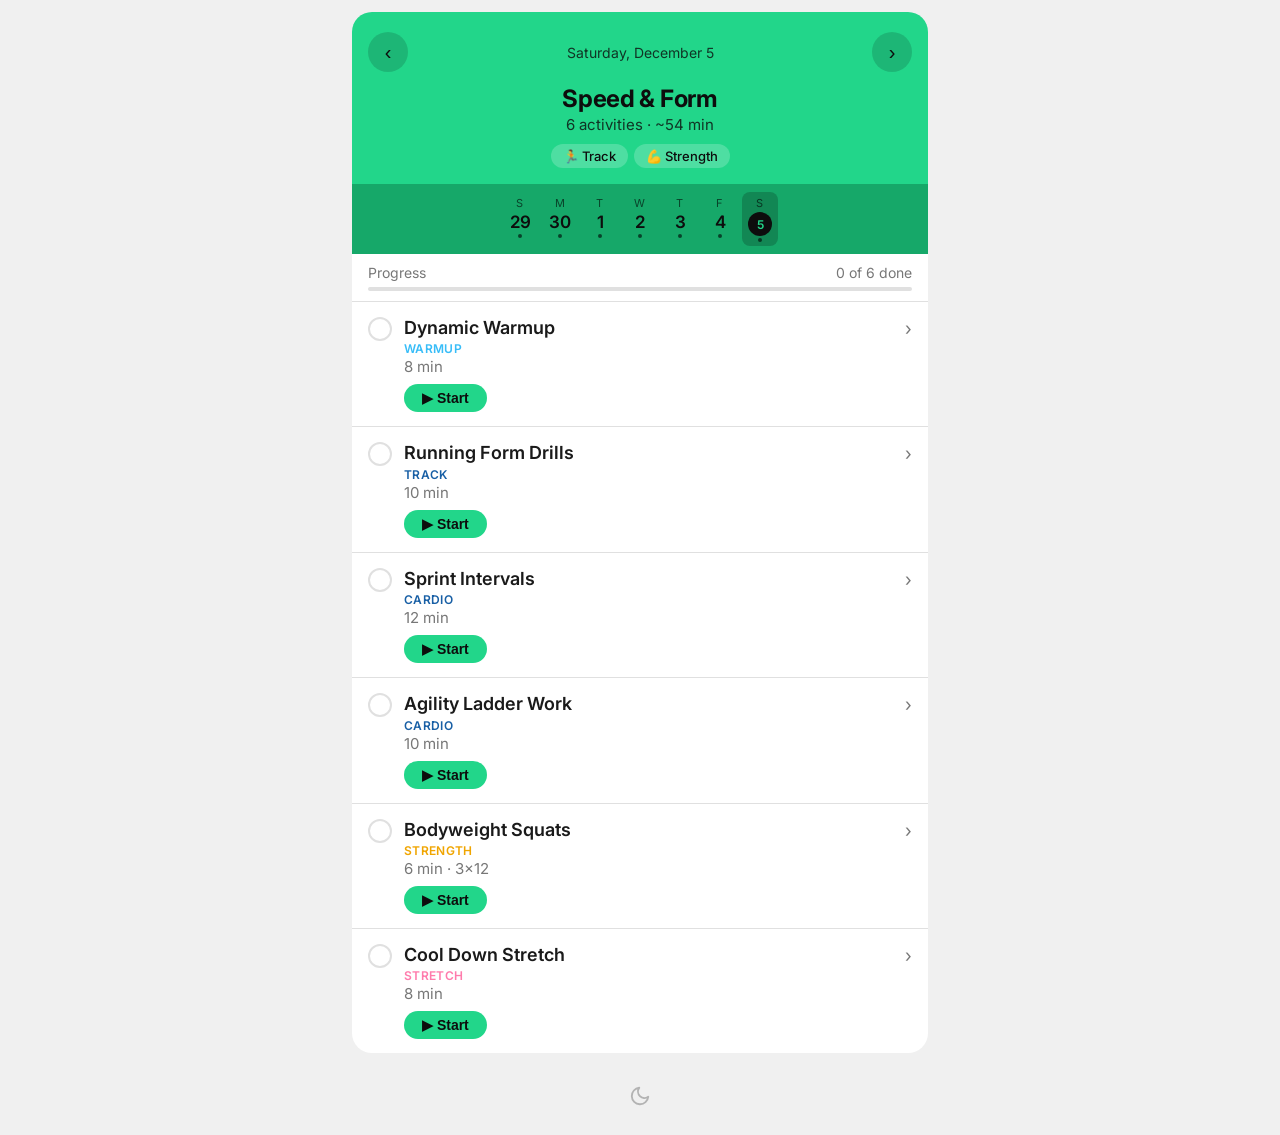
<file: index.html>
<!DOCTYPE html>
<html lang="en">
<head>
<meta charset="UTF-8">
<link rel="preconnect" href="https://fonts.googleapis.com">
<link rel="preconnect" href="https://fonts.gstatic.com" crossorigin>
<link href="https://fonts.googleapis.com/css2?family=Inter:wght@400;500;600;700&display=swap" rel="stylesheet">
<meta name="viewport" content="width=device-width, initial-scale=1.0">
<meta name="theme-color" content="#0d0d0d">
<meta name="apple-mobile-web-app-capable" content="yes">
<meta name="apple-mobile-web-app-status-bar-style" content="black">
<title>Train Today</title>
<meta property="og:title" content="Train Today">
<meta property="og:description" content="A daily training app for young multi-sport athletes. Soccer, football, track, strength, cardio, and plyometrics.">
<meta property="og:image" content="https://train-today.netlify.app/train-today-app-screenshot.png">
<meta property="og:url" content="https://train-today.netlify.app/">
<meta property="og:type" content="website">
<link rel="icon" type="image/png" href="favicon.png">
<link rel="apple-touch-icon" href="apple-touch-icon.png">
<script>
  (function() {
    var s = localStorage.getItem('trainToday_theme');
    var dark = s ? s === 'dark' : window.matchMedia('(prefers-color-scheme: dark)').matches;
    document.documentElement.setAttribute('data-theme', dark ? 'dark' : 'light');
  })();
</script>
<style>
  * { box-sizing: border-box; margin: 0; padding: 0; }

  :root {
    --green: #22D68A;
    --green-light: #0d2e1f;
    --green-dark: #16a869;
    --blue: #4DA8FF;
    --amber: #F0A500;
    --red: #FF5C5C;
    --purple: #A89BFF;
    --pink: #FF7BAC;
    --text: #f0f0f0;
    --text-secondary: #888;
    --border: #2a2a2a;
    --bg: #0d0d0d;
    --card: #161616;
  }

  @media (prefers-color-scheme: light) {
    :root {
      --green-light: #d4f5e9;
      --text: #1a1a1a;
      --text-secondary: #777;
      --border: #e0e0e0;
      --bg: #f0f0f0;
      --card: #ffffff;
    }
  }

  html[data-theme="light"] {
    --green-light: #d4f5e9;
    --text: #1a1a1a;
    --text-secondary: #777;
    --border: #e0e0e0;
    --bg: #f0f0f0;
    --card: #ffffff;
  }

  html[data-theme="dark"] {
    --green-light: #0d2e1f;
    --text: #f0f0f0;
    --text-secondary: #888;
    --border: #2a2a2a;
    --bg: #0d0d0d;
    --card: #161616;
  }

  html {
    background-color: var(--bg);
  }
  body {
    font-family: 'Inter', -apple-system, BlinkMacSystemFont, 'Segoe UI', sans-serif;
    background: var(--bg);
    color: var(--text);
    min-height: 100vh;
    -webkit-tap-highlight-color: transparent;
  }

  #app {
    max-width: 600px;
    margin: 0 auto;
    padding: 0 12px 12px;
  }

  /* HEADER */
  .header-wrap {
    position: sticky;
    top: 0;
    z-index: 10;
    background: var(--bg);
    padding-top: 12px;
  }
  .header {
    background: var(--green);
    color: #0d0d0d;
    padding: 20px 16px 16px;
    border-radius: 20px 20px 0 0;
  }
  .header-top {
    display: flex;
    align-items: center;
    justify-content: space-between;
    margin-bottom: 12px;
  }
  .header-nav {
    display: flex;
    align-items: center;
    gap: 8px;
  }
  .nav-btn {
    background: rgba(0,0,0,0.15);
    border: none;
    color: #0d0d0d;
    width: 40px;
    height: 40px;
    border-radius: 50%;
    font-size: 20px;
    cursor: pointer;
    display: flex;
    align-items: center;
    justify-content: center;
  }
  .nav-btn:active { background: rgba(255,255,255,0.35); }
  .header-date-label {
    font-size: 14px;
    opacity: 0.8;
    text-align: center;
  }
  .header-day-label {
    font-size: 16px;
    font-weight: 600;
    text-align: center;
  }
  .header-title {
    font-size: 24px;
    font-weight: 700;
    letter-spacing: -0.3px;
    text-align: center;
  }
  .header-meta {
    font-size: 15px;
    opacity: 0.8;
    margin-top: 2px;
    text-align: center;
  }
  .sport-pills {
    display: flex;
    gap: 6px;
    flex-wrap: wrap;
    margin-top: 10px;
    justify-content: center;
  }
  .sport-pill {
    background: rgba(255,255,255,0.2);
    border-radius: 20px;
    padding: 4px 12px;
    font-size: 13px;
    font-weight: 500;
  }

  /* PROGRESS */
  .progress-bar-wrap {
    padding: 10px 16px;
    background: var(--card);
    border-bottom: 1px solid var(--border);
  }
  .progress-row {
    display: flex;
    justify-content: space-between;
    font-size: 14px;
    color: var(--text-secondary);
    margin-bottom: 6px;
  }
  .progress-track {
    height: 4px;
    background: var(--border);
    border-radius: 2px;
  }
  .progress-fill {
    height: 4px;
    background: var(--green);
    border-radius: 2px;
    transition: width 0.4s ease;
  }

  /* ACTIVITIES */
  .activities { padding: 0; }

  .activity-item {
    background: var(--card);
    border-bottom: 1px solid var(--border);
  }
  .activity-item:last-child {
    border-bottom: none;
    border-radius: 0 0 20px 20px;
    overflow: hidden;
  }
  .activity-row {
    display: flex;
    align-items: flex-start;
    gap: 12px;
    padding: 14px 16px;
    cursor: pointer;
    user-select: none;
  }
  .check-circle {
    width: 24px;
    height: 24px;
    border-radius: 50%;
    border: 2px solid var(--border);
    flex-shrink: 0;
    margin-top: 1px;
    display: flex;
    align-items: center;
    justify-content: center;
    transition: all 0.2s;
  }
  .check-circle.done {
    background: var(--green);
    border-color: var(--green);
  }
  .check-icon {
    display: none;
    color: white;
    font-size: 13px;
    font-weight: 700;
  }
  .check-circle.done .check-icon { display: block; }

  .activity-text { flex: 1; min-width: 0; }
  .activity-name {
    font-size: 18px;
    font-weight: 600;
    line-height: 1.3;
  }
  .activity-name.done {
    text-decoration: line-through;
    color: var(--text-secondary);
  }
  .activity-duration {
    font-size: 15px;
    color: var(--text-secondary);
    margin-top: 1px;
  }
  .tag {
    display: block;
    font-size: 12px;
    font-weight: 600;
    padding: 0;
    background: none !important;
    margin-top: 2px;
    text-transform: uppercase;
    letter-spacing: 0.3px;
  }
  .tag-soccer { color: var(--green-dark); }
  .tag-cardio { color: #185FA5; }
  .tag-strength { color: #F0A500; }
  .tag-plyo { color: #A89BFF; }
  .tag-stretch { color: #FF7BAC; }
  .tag-football { color: #C87941; }
  .tag-track { color: #185FA5; }
  .tag-warmup { color: #38bdf8; }
  .tag-balance { color: #14B8A6; }

  .chevron {
    font-size: 18px;
    color: var(--text-secondary);
    margin-top: 2px;
    transition: transform 0.2s;
    flex-shrink: 0;
  }
  .chevron.open { transform: rotate(90deg); }

  .activity-detail {
    display: none;
    padding: 0 16px 16px 56px;
    font-size: 16px;
    color: var(--text-secondary);
    line-height: 1.65;
  }
  .activity-detail.open { display: block; }
  .detail-title {
    font-size: 13px;
    font-weight: 700;
    text-transform: uppercase;
    letter-spacing: 0.5px;
    color: var(--green-dark);
    margin-bottom: 8px;
  }
  .detail-steps {
    list-style: none;
    counter-reset: step;
  }
  .detail-steps li {
    counter-increment: step;
    padding: 6px 0 6px 28px;
    position: relative;
    border-bottom: 1px solid var(--border);
  }
  .detail-steps li:last-child { border-bottom: none; }
  .detail-steps li::before {
    content: counter(step);
    position: absolute;
    left: 0;
    top: 8px;
    width: 20px;
    height: 20px;
    background: var(--green-light);
    color: var(--green-dark);
    border-radius: 50%;
    font-size: 11px;
    font-weight: 700;
    display: flex;
    align-items: center;
    justify-content: center;
  }

  /* REST DAY */
  .rest-card {
    margin: 32px 16px;
    background: var(--card);
    border-radius: 16px;
    border: 1px solid var(--border);
    padding: 32px 20px;
    text-align: center;
  }
  .rest-emoji { font-size: 48px; margin-bottom: 12px; }
  .rest-title { font-size: 20px; font-weight: 700; margin-bottom: 6px; }
  .rest-sub { font-size: 14px; color: var(--text-secondary); line-height: 1.5; }

  /* THEME TOGGLE */
  .theme-toggle-wrap {
    max-width: 600px;
    margin: 0 auto;
    padding: 12px 12px 20px;
    display: flex;
    justify-content: center;
  }
  .theme-toggle {
    background: none;
    border: none;
    color: var(--text-secondary);
    cursor: pointer;
    padding: 8px 16px;
    display: flex;
    align-items: center;
    justify-content: center;
    border-radius: 8px;
    opacity: 0.5;
  }
  .theme-toggle:hover { opacity: 0.8; }
  .theme-toggle:active { opacity: 0.4; }

  /* WEEK STRIP */
  .week-strip {
    background: var(--green-dark);
    padding: 8px 16px;
    display: flex;
    gap: 4px;
    overflow-x: auto;
    scrollbar-width: none;
    justify-content: center;
  }
  .week-strip::-webkit-scrollbar { display: none; }
  .week-day {
    display: flex;
    flex-direction: column;
    align-items: center;
    gap: 2px;
    min-width: 36px;
    padding: 4px 4px;
    border-radius: 8px;
    cursor: pointer;
    flex-shrink: 0;
  }
  .week-day.active { background: rgba(0,0,0,0.2); }
  .week-day-name { font-size: 11px; color: rgba(0,0,0,0.6); text-transform: uppercase; letter-spacing: 0.3px; }
  .week-day-num { font-size: 17px; font-weight: 600; color: #0d0d0d; }
  .week-dot { width: 4px; height: 4px; border-radius: 50%; background: rgba(0,0,0,0.3); }
  .week-dot.has-workout { background: rgba(0,0,0,0.6); }
  .week-day.today .week-day-num {
    background: #0d0d0d;
    color: var(--green);
    border-radius: 50%;
    width: 24px;
    height: 24px;
    display: flex;
    align-items: center;
    justify-content: center;
    font-size: 12px;
  }

  /* START BUTTON */
  .start-btn {
    background: var(--green);
    color: #0d0d0d;
    border: none;
    border-radius: 20px;
    padding: 6px 18px;
    font-size: 14px;
    font-weight: 700;
    cursor: pointer;
    margin-top: 8px;
    display: inline-block;
  }
  .start-btn:active { opacity: 0.8; }

  /* TIMER OVERLAY */
  #timerOverlay {
    display: none;
    position: fixed;
    inset: 0;
    background: #22c55e;
    z-index: 100;
    flex-direction: column;
    overflow: hidden;
  }
  #timerOverlay.active { display: flex; }

  #timerTop {
    flex-shrink: 0;
    display: flex;
    flex-direction: column;
    align-items: center;
    padding: 40px 24px 20px;
  }
  #timerLabel {
    font-size: 18px;
    font-weight: 700;
    color: #000;
    text-align: center;
    opacity: 0.7;
    margin-bottom: 4px;
  }
  #timerDisplay {
    font-size: clamp(56px, 18vw, 100px);
    font-weight: 700;
    color: #000;
    font-variant-numeric: tabular-nums;
    line-height: 1;
  }

  #timerSteps {
    flex: 1;
    overflow-y: auto;
    padding: 0 20px 140px;
  }
  #timerSteps ol {
    list-style: none;
    counter-reset: step;
    margin: 0;
    padding: 0;
  }
  #timerSteps li {
    counter-increment: step;
    display: flex;
    gap: 12px;
    padding: 12px 0;
    border-bottom: 1px solid rgba(0,0,0,0.12);
    font-size: 16px;
    font-weight: 500;
    color: #000;
    line-height: 1.5;
    align-items: flex-start;
  }
  #timerSteps li:last-child { border-bottom: none; }
  #timerSteps li::before {
    content: counter(step);
    flex-shrink: 0;
    width: 24px;
    height: 24px;
    background: rgba(0,0,0,0.15);
    border-radius: 50%;
    font-size: 12px;
    font-weight: 700;
    display: flex;
    align-items: center;
    justify-content: center;
    margin-top: 2px;
  }

  #timerButtons {
    position: absolute;
    bottom: 0;
    left: 0;
    right: 0;
    display: flex;
    justify-content: center;
    align-items: center;
    gap: 16px;
    padding: 16px 24px 40px;
    background: none;
  }
  .timer-btn {
    background: #1aad52;
    color: #000;
    border: none;
    border-radius: 32px;
    padding: 14px 32px;
    font-size: 18px;
    font-weight: 700;
    cursor: pointer;
    min-width: 120px;
  }
  .timer-btn:active { background: #178f44; }
  .timer-btn:disabled {
    opacity: 0.35;
    cursor: default;
  }
  .timer-btn.finish {
    background: #000;
    color: #22c55e;
  }
  #timerRestartBtn {
    background: #1aad52;
    color: #000;
    border: none;
    border-radius: 50%;
    width: 56px;
    height: 56px;
    font-size: 24px;
    cursor: pointer;
    display: flex;
    align-items: center;
    justify-content: center;
    flex-shrink: 0;
    align-self: center;
  }
  #timerRestartBtn:active { background: #178f44; }
</style>
</head>
<body>

<div id="app"></div>

<div class="theme-toggle-wrap">
  <button id="themeToggle" class="theme-toggle" onclick="toggleTheme()" title="Toggle light/dark mode"></button>
</div>

<div id="timerOverlay">
  <div id="timerTop">
    <div id="timerLabel"></div>
    <div id="timerDisplay">00:00</div>
  </div>
  <div id="timerSteps"><ol id="timerStepsList"></ol></div>
  <div id="timerButtons">
    <button id="timerRestartBtn" onclick="timerRestart()" title="Restart">↺</button>
    <button class="timer-btn" id="timerPauseBtn" onclick="timerTogglePause()">Pause</button>
    <button class="timer-btn finish" onclick="timerFinish()">Finish</button>
  </div>
</div>

<script>
// ─── ACTIVITY LIBRARY ──────────────────────────────────────────────────────

const ACTIVITIES = {

  // WARMUPS
  dynamicWarmup: {
    name: "Dynamic Warmup",
    duration: "8 min",
    tag: "warmup",
    steps: [
      "Jog in place for 1 minute to get your heart rate up.",
      "High knees: lift each knee up to your belly button while jogging, for 30 seconds.",
      "Butt kicks: kick your heels up toward your butt while jogging, for 30 seconds.",
      "Leg swings: hold a wall or fence, swing each leg forward and back 10 times.",
      "Arm circles: big circles forward 10 times, then backward 10 times.",
      "Hip circles: hands on hips, make big circles with your hips, 10 each way.",
      "Lateral shuffles: side-step quickly back and forth, for 30 seconds.",
    ]
  },

  // SOCCER
  jugglingBasic: {
    name: "Juggling Practice",
    duration: "10 min",
    tag: "soccer",
    steps: [
      "Drop the ball, let it bounce once, then kick it up with the top of your foot (laces). Catch it. Repeat.",
      "Once you feel comfortable, try to kick it twice before catching it.",
      "Keep your foot flat when you kick. Imagine your foot is a shelf the ball sits on.",
      "Count your best streak! Write it down and try to beat it tomorrow.",
      "If you get good, try alternating feet: right, left, right, left.",
    ]
  },
  coneDribbling: {
    name: "Cone Dribbling",
    duration: "12 min · 3 sets",
    tag: "soccer",
    steps: [
      "Set up 5 cones (or water bottles, shoes, anything!) in a straight line, about 3 feet apart.",
      "Dribble through them using only the inside of your foot. Go slow and controlled first.",
      "Come back through using the outside of your foot.",
      "Rest 30 seconds, then repeat. Try to go a little faster each set.",
      "Bonus: time yourself and try to beat your record!",
    ]
  },
  passAndMove: {
    name: "Wall Passing",
    duration: "10 min",
    tag: "soccer",
    steps: [
      "Stand about 6 feet from a wall or rebounder.",
      "Pass the ball firmly against the wall with the inside of your foot.",
      "Control the return with your opposite foot. Soft touch!",
      "Try 20 passes with your right foot, then 20 with your left foot.",
      "Move back a few feet once you're comfortable and repeat.",
    ]
  },
  shootingDrill: {
    name: "Shooting Practice",
    duration: "10 min",
    tag: "soccer",
    steps: [
      "Set up a goal (use cones or pick a spot on a wall/fence).",
      "Start 10 feet away. Shoot using your laces and make sure you follow through!",
      "Take 10 shots from straight on, then 10 from the left side, then 10 from the right.",
      "After each shot, jog to get the ball. Don't just walk!",
      "Try aiming for corners (low left, low right) instead of straight at the middle.",
    ]
  },
  firstTouchDrill: {
    name: "First Touch Drill",
    duration: "10 min",
    tag: "soccer",
    steps: [
      "Toss the ball up in the air about head height. Let it drop.",
      "Stop the ball dead with the sole (bottom) of your foot before it bounces twice.",
      "Then try stopping it with the inside of your foot.",
      "Do 15 reps each foot. The goal is a soft, controlled touch, not kicking it away.",
      "Challenge: toss higher and try to chest-trap it, then foot trap before it bounces.",
    ]
  },
  insideOutsideDribble: {
    name: "Inside/Outside Dribble",
    duration: "10 min",
    tag: "soccer",
    steps: [
      "In an open space, dribble forward tapping the ball with the inside of your right foot, then the outside.",
      "Inside tap, outside tap, inside tap, outside tap. Keep a rhythm.",
      "Do this for 20 yards, then turn around and come back.",
      "Repeat 4 times, then switch to your left foot.",
      "This improves your ball control and makes you harder to defend.",
    ]
  },

  // FOOTBALL
  routeRunning: {
    name: "Route Running",
    duration: "10 min",
    tag: "football",
    steps: [
      "Set up 2 cones: one where you start, one 10 yards ahead.",
      "Run hard to the cone, then cut sharply to the right (out route). Raise your hands like you're catching.",
      "Jog back. Repeat, this time cutting to the left.",
      "Do 6 reps each direction. Focus on planting your outside foot hard before cutting.",
      "Advanced: add a third cone and practice a corner route. Go straight, then cut out at 45°.",
    ]
  },
  handCatching: {
    name: "Catching Drills",
    duration: "10 min",
    tag: "football",
    steps: [
      "Toss a football up and catch with just your fingertips, not your palms.",
      "Run 5 yards, turn around, catch a toss. Eyes on the ball the whole time, not the catcher.",
      "Try catching while looking away, then turning at the last second.",
      "10 catches straight on, then run routes and catch: 5 cuts left, 5 cuts right.",
      "Remember: catch the ball, THEN tuck it in. Don't tuck early!",
    ]
  },
  footballAgility: {
    name: "Football Agility",
    duration: "10 min",
    tag: "football",
    steps: [
      "Set up 4 cones in a square about 5 yards apart.",
      "Sprint forward to the first cone, shuffle sideways to the second, backpedal to the third, shuffle back to start.",
      "This is called a 4-corner drill. It's used by real NFL players!",
      "Do 4 rounds, resting 30 seconds between each.",
      "Try to keep your hips low and stay on the balls of your feet. No flat-footed running!",
    ]
  },

  // CARDIO
  sprintIntervals: {
    name: "Sprint Intervals",
    duration: "12 min",
    tag: "cardio",
    steps: [
      "Find a flat area: a backyard, street, or park works great.",
      "Mark a start and end point about 30-40 yards apart.",
      "Sprint as FAST as you can from one end to the other.",
      "Walk back slowly. This is your rest.",
      "Do 8 sprints total. Rest 45 seconds after every 2 sprints.",
    ]
  },
  bikeRide: {
    name: "Bike Ride",
    duration: "20 min",
    tag: "cardio",
    steps: [
      "Gear up: helmet on, no shortcuts!",
      "Ride at a comfortable pace for the first 5 minutes to warm up your legs.",
      "For the middle 10 minutes, try to go a little faster. You should be breathing harder.",
      "Cool down the last 5 minutes at an easy pace.",
      "Try to explore a slightly different route each time!",
    ]
  },
  suicideSprints: {
    name: "Suicide Sprints",
    duration: "10 min",
    tag: "cardio",
    steps: [
      "Set up 4 cones in a line: 5 yards, 10 yards, 15 yards, and 20 yards from your start.",
      "Sprint to the first cone, touch it (or the ground), sprint back to start.",
      "Sprint to the second cone, back to start. Then third, then fourth.",
      "That's 1 full suicide. Rest 45 seconds and repeat.",
      "Try to complete 3-4 suicides. These are tough, so give everything!",
    ]
  },
  agilityLadder: {
    name: "Agility Ladder Work",
    duration: "10 min",
    tag: "cardio",
    steps: [
      "No ladder? Use chalk or tape on the ground to make 10 boxes, each about 18 inches.",
      "Run through stepping one foot in each box as fast as you can.",
      "Try lateral shuffles: step side to side through each box.",
      "Try the in-in-out-out pattern: both feet in, both feet out the sides, repeat.",
      "Rest 20 seconds between each pass. Do 3 passes of each pattern.",
    ]
  },

  // PLYOMETRICS
  boxJumps: {
    name: "Box Jumps",
    duration: "8 min · 3×8",
    tag: "plyo",
    steps: [
      "Find a sturdy box, step, or ledge about 12-18 inches high.",
      "Stand about 1 foot in front. Bend your knees, swing your arms back.",
      "Explode up: swing arms forward, jump, and land SOFTLY on top with bent knees.",
      "Step back down (don't jump down). Reset and go again.",
      "Do 8 jumps, rest 30 seconds, repeat 3 times. LAND SOFT, no loud thuds!",
    ]
  },
  broadJumps: {
    name: "Broad Jumps",
    duration: "8 min · 3×6",
    tag: "plyo",
    steps: [
      "Stand with feet shoulder-width apart. Bend your knees and swing arms back.",
      "Jump as FAR forward as you can. Use your arms to help propel you.",
      "Land softly with both feet, knees bent like a shock absorber.",
      "Mark where you landed. Try to beat your distance each jump!",
      "Do 6 jumps, rest 30 seconds, repeat 3 times.",
    ]
  },
  lateralBounds: {
    name: "Lateral Bounds",
    duration: "8 min · 3×8",
    tag: "plyo",
    steps: [
      "Stand on your right foot. Bend your knee slightly.",
      "Jump sideways to the left, landing on your LEFT foot only. Balance for 1 second.",
      "Then jump back to the right, landing on your RIGHT foot. That's 1 rep.",
      "Keep your chest up and land soft. Pretend the floor is hot!",
      "Do 8 total bounds, rest 30 seconds, repeat 3 times.",
    ]
  },
  jumpSquats: {
    name: "Jump Squats",
    duration: "8 min · 3×10",
    tag: "plyo",
    steps: [
      "Stand with feet shoulder-width apart, toes pointing slightly out.",
      "Lower into a squat with thighs parallel to the ground and chest up.",
      "Explode up and jump as high as you can!",
      "Land softly back in the squat position. Don't let your knees cave in.",
      "Do 10 jump squats, rest 30 seconds, repeat 3 sets.",
    ]
  },

  // STRENGTH
  pushups: {
    name: "Push-Ups",
    duration: "6 min · 3×10",
    tag: "strength",
    steps: [
      "Start in a plank: hands slightly wider than shoulders, body in a straight line.",
      "Lower your chest to just above the ground. Keep elbows at a 45° angle, not flared wide.",
      "Push back up to start. That's 1 rep.",
      "Keep your core tight the whole time. No sagging hips!",
      "Do 10, rest 30 seconds, repeat 3 sets. Can't do 10? Do 5 on your knees. That's great too!",
    ]
  },
  mountainClimbers: {
    name: "Mountain Climbers",
    duration: "6 min · 3×20 sec",
    tag: "strength",
    steps: [
      "Start in a push-up position with arms straight and body flat like a board.",
      "Drive your right knee toward your chest, then quickly switch: left knee in, right leg out.",
      "Keep alternating fast, like you're running in place horizontally.",
      "Keep hips down. Don't let your butt stick up in the air.",
      "Go for 20 seconds, rest 20 seconds. Repeat 3 times. It should burn!",
    ]
  },
  tricepDips: {
    name: "Tricep Dips",
    duration: "6 min · 3×10",
    tag: "strength",
    steps: [
      "Find a sturdy chair, bench, or low step. Sit on the edge.",
      "Put your hands next to your hips, fingers pointing forward.",
      "Slide your butt off the edge, legs out in front with knees slightly bent.",
      "Bend elbows and lower yourself down until elbows reach 90°.",
      "Push back up to start. That's 1 rep. Do 10, rest 30 seconds, 3 sets.",
    ]
  },
  plankHold: {
    name: "Plank Hold",
    duration: "5 min · 3×30 sec",
    tag: "strength",
    steps: [
      "Get in push-up position. Drop to your forearms with elbows under shoulders.",
      "Body should be straight from head to heels, like a wooden plank.",
      "Squeeze your belly button toward your spine. Don't hold your breath!",
      "Hold for 30 seconds. Rest 20 seconds. Repeat 3 times.",
      "Too easy? Lift one foot off the ground to make it harder.",
    ]
  },
  squats: {
    name: "Bodyweight Squats",
    duration: "6 min · 3×12",
    tag: "strength",
    steps: [
      "Stand with feet shoulder-width apart, toes pointed out slightly.",
      "Stretch your arms out in front for balance.",
      "Sit back and down like you're sitting into a chair. Chest stays up!",
      "Lower until thighs are parallel to the ground (or as low as comfortable).",
      "Drive through your heels to stand back up. Do 12, rest 30 seconds, 3 sets.",
    ]
  },
  burpees: {
    name: "Burpees",
    duration: "6 min · 3×6",
    tag: "strength",
    steps: [
      "Stand up straight. Drop hands to the floor, jump feet back to a plank.",
      "Do one push-up (or skip it if you're tired).",
      "Jump feet back to your hands, then explode up: jump and clap overhead!",
      "Land soft, immediately go into the next one.",
      "Do 6, rest 40 seconds, repeat 3 sets. These are HARD but make you super athletic!",
    ]
  },
  lunges: {
    name: "Walking Lunges",
    duration: "6 min · 3×10 each leg",
    tag: "strength",
    steps: [
      "Stand tall, feet together. Step your right foot forward about 2 feet.",
      "Lower your back knee toward the ground. Front thigh should be parallel to the floor.",
      "Push up through your front heel and bring your back foot forward. That's 1 rep.",
      "Keep your chest up and don't let your front knee go past your toes.",
      "Do 10 lunges each leg, rest 30 seconds, repeat 3 sets.",
    ]
  },

  // BALANCE & AGILITY
  duckWalks: {
    name: "Duck Walks",
    duration: "5 min · 3×15 yd",
    tag: "balance",
    steps: [
      "Squat down like you're sitting in a low chair, thighs about parallel to the ground.",
      "Keep your chest up and hands out in front (or on your hips) for balance.",
      "Waddle forward one small step at a time, staying low the whole way — like a duck!",
      "Walk 15 yards forward, then waddle backward 15 yards to reset.",
      "Rest 30 seconds, repeat 3 times. Burns your legs but builds serious hip and knee control.",
    ]
  },
  calfRaises: {
    name: "Calf Raises",
    duration: "5 min · 3×15",
    tag: "balance",
    steps: [
      "Stand tall, feet hip-width apart. Hold a wall or chair if you need help balancing.",
      "Toes pointing straight ahead: rise onto your tiptoes as high as you can, then slowly lower. Do 15 reps.",
      "Turn your toes OUT (heels together, like a V) and do 15 more.",
      "Turn your toes IN (pigeon-toed) and do a final 15. Different angles hit different parts of your calf!",
      "Rest 30 seconds between each set of 15. Go slow on the way down — that's where the real work happens.",
    ]
  },
  singleLegBalance: {
    name: "Single-Leg Balance",
    duration: "5 min",
    tag: "balance",
    steps: [
      "Stand on your right foot, arms out to your sides like airplane wings.",
      "Hold as still as you can for 30 seconds. Pick a spot on the wall to stare at — it helps!",
      "Switch to your left foot and hold for 30 seconds.",
      "Level up: try closing your eyes for 10 seconds on each foot.",
      "Level up more: bend your standing knee slightly and hold 30 seconds each leg.",
      "Do 2 full rounds (both legs, all challenges).",
    ]
  },
  cariocaSteps: {
    name: "Carioca Steps",
    duration: "6 min",
    tag: "balance",
    steps: [
      "Stand sideways to the direction you're going to travel. Pick a 15-20 yard path.",
      "Cross your right foot OVER your left, then step your left foot out to the side.",
      "Next cross your right foot BEHIND your left, then step your left foot out again.",
      "Keep alternating over-behind-over-behind as you travel sideways. Hips stay facing forward the whole time.",
      "Go 15-20 yards, then switch directions and lead with your left foot going back.",
      "Do 4 total passes (2 each direction), moving a little faster once you feel confident.",
    ]
  },

  // TRACK
  trackSprints: {
    name: "Track Sprints",
    duration: "12 min",
    tag: "track",
    steps: [
      "Find a straight path: a driveway, sidewalk, or field works great.",
      "Mark a 50-yard distance (about 45 steps).",
      "Sprint at full effort from one end to the other.",
      "Walk back slowly. This is your rest period.",
      "Do 6 sprints. Rest 1 minute after every 2 sprints. Focus on FORM: drive your knees up, pump your arms!",
    ]
  },
  strideDrills: {
    name: "Running Form Drills",
    duration: "10 min",
    tag: "track",
    steps: [
      "A-skips: march forward with an exaggerated knee drive, skipping. 20 yards.",
      "B-skips: same as A-skips, but kick your leg out at the top. 20 yards.",
      "High knees: sprint in place driving knees as high as possible, for 20 seconds.",
      "Butt kicks: sprint in place kicking heels to your butt, for 20 seconds.",
      "Straight-leg bounds: jump forward off alternate feet with straight legs. 20 yards. Rest, repeat 2x.",
    ]
  },

  // STRETCHING
  coolDownStretch: {
    name: "Cool Down Stretch",
    duration: "8 min",
    tag: "stretch",
    steps: [
      "Quad stretch: stand on one leg, pull your other heel to your butt. Hold 20 seconds each leg.",
      "Hamstring stretch: sit on the ground, legs out, reach toward your toes. Hold 30 seconds.",
      "Hip flexor stretch: kneel on one knee, lean your hips forward. Hold 20 seconds each side.",
      "Seated butterfly: sit with feet together, press knees toward the ground. Hold 30 seconds.",
      "Shoulder cross: pull one arm across your chest, hold with the other. 20 seconds each arm.",
      "Child's pose: kneel and reach arms forward, rest forehead down. Hold 30 seconds. Breathe slow!",
    ]
  },
  hipMobility: {
    name: "Hip Mobility",
    duration: "6 min",
    tag: "stretch",
    steps: [
      "Hip circles: hands on hips, make big slow circles, 10 each direction.",
      "Pigeon pose: from push-up position, bring right knee to right wrist, extend left leg back. Hold 30 seconds.",
      "Switch legs. Hold 30 seconds.",
      "Deep squat hold: feet slightly wider than hips, squat all the way down, hold for 30 seconds.",
      "Lateral lunge stretch: step wide right, bend right knee, keep left leg straight. Hold 20 seconds each side.",
    ]
  },
};

// ─── SCHEDULE BUILDER ──────────────────────────────────────────────────────

// Epoch for week-cycle calculation (arbitrary fixed Monday)
const EPOCH = new Date(2025, 5, 16); // June 16, 2025 (a Monday)

function getWorkoutForDate(d) {
  // Theme rotation: every day has a workout — he decides his own rest days
  const weekPatterns = [
    // Mon, Tue, Wed, Thu, Fri, Sat, Sun
    ['soccer1','strength1','cardio1','soccer2','plyo1','football1','track1'],
    ['balance1','strength2','soccer3','cardio2','football1','plyo2','soccer4'],
    ['football1','plyo2','strength3','soccer5','cardio3','football2','track2'],
    ['football2','strength4','soccer6','track2','plyo3','soccer1','strength1'],
    ['soccer1','cardio4','strength5','soccer2','plyo1','football2','track1'],
    ['soccer2','strength2','soccer3','cardio2','football1','plyo3','soccer5'],
    ['soccer4','plyo2','strength3','soccer5','cardio3','track2','football2'],
    ['cardio3','strength4','soccer6','track2','plyo3','soccer3','cardio4'],
    ['soccer1','cardio4','strength5','soccer2','plyo1','football1','track1'],
    ['balance1','strength2','soccer3','cardio2','football2','plyo2','soccer6'],
  ];

  const dayWorkouts = {
    soccer1: {
      title: "Soccer Skills",
      activities: ['dynamicWarmup','jugglingBasic','coneDribbling','firstTouchDrill','sprintIntervals','coolDownStretch'],
      sports: ['⚽ Soccer','🏃 Cardio']
    },
    soccer2: {
      title: "Soccer Focus",
      activities: ['dynamicWarmup','insideOutsideDribble','wallPassing','shootingDrill','jumpSquats','coolDownStretch'],
      sports: ['⚽ Soccer','🤸 Plyo']
    },
    soccer3: {
      title: "Ball Control Day",
      activities: ['dynamicWarmup','jugglingBasic','firstTouchDrill','coneDribbling','broadJumps','coolDownStretch'],
      sports: ['⚽ Soccer','🤸 Plyo']
    },
    soccer4: {
      title: "Shooting Day",
      activities: ['dynamicWarmup','shootingDrill','coneDribbling','sprintIntervals','pushups','coolDownStretch'],
      sports: ['⚽ Soccer','💪 Strength']
    },
    soccer5: {
      title: "Dribbling & Passing",
      activities: ['dynamicWarmup','insideOutsideDribble','firstTouchDrill','wallPassing','suicideSprints','coolDownStretch'],
      sports: ['⚽ Soccer','🏃 Cardio']
    },
    soccer6: {
      title: "Full Soccer Session",
      activities: ['dynamicWarmup','jugglingBasic','coneDribbling','shootingDrill','lateralBounds','hipMobility'],
      sports: ['⚽ Soccer','🤸 Plyo']
    },
    football1: {
      title: "Football Day",
      activities: ['dynamicWarmup','routeRunning','handCatching','footballAgility','tricepDips','coolDownStretch'],
      sports: ['🏈 Football','💪 Strength']
    },
    football2: {
      title: "Football Agility",
      activities: ['dynamicWarmup','footballAgility','routeRunning','handCatching','plankHold','coolDownStretch'],
      sports: ['🏈 Football','💪 Strength']
    },
    track1: {
      title: "Track & Speed",
      activities: ['dynamicWarmup','strideDrills','trackSprints','lateralBounds','boxJumps','coolDownStretch'],
      sports: ['🏃 Track','🤸 Plyo']
    },
    track2: {
      title: "Speed & Form",
      activities: ['dynamicWarmup','strideDrills','sprintIntervals','agilityLadder','squats','coolDownStretch'],
      sports: ['🏃 Track','💪 Strength']
    },
    strength1: {
      title: "Strength Day",
      activities: ['dynamicWarmup','pushups','squats','mountainClimbers','plankHold','coolDownStretch'],
      sports: ['💪 Strength']
    },
    strength2: {
      title: "Strength Circuit",
      activities: ['dynamicWarmup','lunges','tricepDips','burpees','plankHold','coolDownStretch'],
      sports: ['💪 Strength']
    },
    strength3: {
      title: "Power Strength",
      activities: ['dynamicWarmup','squats','pushups','mountainClimbers','jumpSquats','coolDownStretch'],
      sports: ['💪 Strength','🤸 Plyo']
    },
    strength4: {
      title: "Full Body Strength",
      activities: ['dynamicWarmup','burpees','lunges','tricepDips','mountainClimbers','coolDownStretch'],
      sports: ['💪 Strength']
    },
    strength5: {
      title: "Strength & Core",
      activities: ['dynamicWarmup','pushups','plankHold','squats','lunges','coolDownStretch'],
      sports: ['💪 Strength']
    },
    cardio1: {
      title: "Cardio Day",
      activities: ['dynamicWarmup','suicideSprints','agilityLadder','bikeRide','hipMobility'],
      sports: ['🏃 Cardio']
    },
    cardio2: {
      title: "Cardio Blast",
      activities: ['dynamicWarmup','sprintIntervals','suicideSprints','agilityLadder','coolDownStretch'],
      sports: ['🏃 Cardio']
    },
    cardio3: {
      title: "Endurance Day",
      activities: ['dynamicWarmup','bikeRide','agilityLadder','suicideSprints','coolDownStretch'],
      sports: ['🏃 Cardio']
    },
    cardio4: {
      title: "Speed Day",
      activities: ['dynamicWarmup','agilityLadder','sprintIntervals','suicideSprints','broadJumps','hipMobility'],
      sports: ['🏃 Cardio','🤸 Plyo']
    },
    plyo1: {
      title: "Plyometrics Day",
      activities: ['dynamicWarmup','boxJumps','broadJumps','jumpSquats','lateralBounds','coolDownStretch'],
      sports: ['🤸 Plyo']
    },
    plyo2: {
      title: "Explosive Power",
      activities: ['dynamicWarmup','jumpSquats','lateralBounds','broadJumps','mountainClimbers','coolDownStretch'],
      sports: ['🤸 Plyo','💪 Strength']
    },
    plyo3: {
      title: "Jump Training",
      activities: ['dynamicWarmup','boxJumps','jumpSquats','lateralBounds','broadJumps','coolDownStretch'],
      sports: ['🤸 Plyo']
    },
    balance1: {
      title: "Balance & Agility",
      activities: ['dynamicWarmup','singleLegBalance','duckWalks','cariocaSteps','calfRaises','coolDownStretch'],
      sports: ['⚖️ Balance']
    }
  };

  // Fix: wall passing key
  ACTIVITIES['wallPassing'] = ACTIVITIES['passAndMove'];

  const dow = d.getDay(); // 0=Sun
  const patternDay = (dow + 6) % 7; // Mon=0 ... Sun=6
  const weekNum = Math.floor((d - EPOCH) / (7 * 86400000));
  // Cycle through patterns indefinitely
  const patternIndex = ((weekNum % weekPatterns.length) + weekPatterns.length) % weekPatterns.length;
  const workoutKey = weekPatterns[patternIndex][patternDay];
  const workout = dayWorkouts[workoutKey];

  if (!workout) return null;
  return {
    title: workout.title,
    sports: workout.sports,
    activities: workout.activities.map(k => ({ id: k, ...ACTIVITIES[k] }))
  };
}

// ─── STATE ─────────────────────────────────────────────────────────────────

const today = new Date();
today.setHours(0,0,0,0);

function dateKey(d) {
  return `${d.getFullYear()}-${String(d.getMonth()+1).padStart(2,'0')}-${String(d.getDate()).padStart(2,'0')}`;
}

let displayDate = new Date(today);

const expanded = {}; // dateKey+actId -> bool

// ─── LOCALSTORAGE PERSISTENCE ──────────────────────────────────────────────

const LS_KEY = 'trainToday_completed';

function loadChecked() {
  try {
    const raw = localStorage.getItem(LS_KEY);
    if (!raw) return {};
    const obj = JSON.parse(raw);
    const result = {};
    for (const [k, arr] of Object.entries(obj)) result[k] = new Set(arr);
    return result;
  } catch { return {}; }
}

function saveChecked() {
  const obj = {};
  for (const [k, s] of Object.entries(checked)) obj[k] = [...s];
  localStorage.setItem(LS_KEY, JSON.stringify(obj));
}

const checked = loadChecked();

function getChecked(dk) {
  if (!checked[dk]) checked[dk] = new Set();
  return checked[dk];
}

// ─── RENDER ────────────────────────────────────────────────────────────────

function formatDisplayDate(d) {
  return d.toLocaleDateString('en-US', { weekday: 'long', month: 'long', day: 'numeric' });
}

function formatShortDate(d) {
  return d.toLocaleDateString('en-US', { month: 'short', day: 'numeric' });
}

function isToday(d) {
  const t = new Date(); t.setHours(0,0,0,0);
  return d.getTime() === t.getTime();
}

function render() {
  const dk = dateKey(displayDate);
  const workout = getWorkoutForDate(displayDate);
  const ch = getChecked(dk);

  let html = '';

  // Header
  const totalMin = workout ? workout.activities.reduce((s, a) => {
    const m = parseInt(a.duration);
    return s + (isNaN(m) ? 0 : m);
  }, 0) : 0;

  html += `<div class="header-wrap"><div class="header">
    <div class="header-top">
      <div class="header-nav">
        <button class="nav-btn" onclick="shiftDay(-1)">‹</button>
      </div>
      <div style="text-align:center">
        <div class="header-date-label">${formatDisplayDate(displayDate)}</div>
        <div class="header-day-label"></div>
      </div>
      <div class="header-nav">
        <button class="nav-btn" onclick="shiftDay(1)">›</button>
      </div>
    </div>
    <div class="header-title">${workout ? workout.title : 'Rest Day'}</div>`;

  if (workout) {
    html += `<div class="header-meta">${workout.activities.length} activities · ~${totalMin} min</div>
    <div class="sport-pills">${workout.sports.map(s => `<span class="sport-pill">${s}</span>`).join('')}</div>`;
  }
  html += `</div></div>`;

  // Week strip
  html += buildWeekStrip();

  if (workout) {
    // Progress
    const doneCount = workout.activities.filter(a => ch.has(a.id)).length;
    const pct = Math.round((doneCount / workout.activities.length) * 100);
    html += `<div class="progress-bar-wrap">
      <div class="progress-row"><span>Progress</span><span>${doneCount} of ${workout.activities.length} done</span></div>
      <div class="progress-track"><div class="progress-fill" style="width:${pct}%"></div></div>
    </div>`;

    // Activities
    html += `<div class="activities">`;
    for (const act of workout.activities) {
      const done = ch.has(act.id);
      const expKey = dk + act.id;
      const isExp = !!expanded[expKey];
      const tagClass = 'tag-' + act.tag;

      html += `<div class="activity-item">
        <div class="activity-row" onclick="toggleActivity('${dk}','${act.id}','${expKey}')">
          <div class="check-circle ${done ? 'done' : ''}" onclick="toggleCheck(event,'${dk}','${act.id}')">
            <span class="check-icon">✓</span>
          </div>
          <div class="activity-text">
            <div class="activity-name ${done ? 'done' : ''}">${act.name}</div>
            <span class="tag ${tagClass}">${act.tag}</span>
            <div class="activity-duration">${act.duration}</div>
            <button class="start-btn" onclick="startTimer(event,'${dk}','${act.id}',${parseDurationMin(act.duration)},'${act.name.replace(/'/g,"\\'")}')">▶ Start</button>
          </div>
          <div class="chevron ${isExp ? 'open' : ''}">›</div>
        </div>`;

      if (isExp && act.steps) {
        html += `<div class="activity-detail open">
          <div class="detail-title">How to do it:</div>
          <ol class="detail-steps">${act.steps.map(s => `<li>${s}</li>`).join('')}</ol>
        </div>`;
      }
      html += `</div>`;
    }
    html += `</div>`;
  }

  document.getElementById('app').innerHTML = html;
}

function buildWeekStrip() {
  // Show week containing displayDate
  const weekStart = new Date(displayDate);
  const dow = weekStart.getDay();
  weekStart.setDate(weekStart.getDate() - dow); // go to Sunday

  let html = `<div class="week-strip" id="weekStrip">`;
  const days = ['S','M','T','W','T','F','S'];
  for (let i = 0; i < 7; i++) {
    const d = new Date(weekStart);
    d.setDate(d.getDate() + i);
    const dk = dateKey(d);
    const hasWorkout = true;
    const isActive = dateKey(d) === dateKey(displayDate);
    const isTod = isToday(d);

    html += `<div class="week-day ${isActive ? 'active' : ''} ${isTod ? 'today' : ''}" onclick="goToDate('${dk}')">
      <span class="week-day-name">${days[i]}</span>
      <span class="week-day-num">${d.getDate()}</span>
      <span class="week-dot ${hasWorkout ? 'has-workout' : ''}"></span>
    </div>`;
  }
  html += `</div>`;
  return html;
}

// ─── INTERACTIONS ──────────────────────────────────────────────────────────

function shiftDay(n) {
  displayDate.setDate(displayDate.getDate() + n);
  render();
  window.scrollTo(0, 0);
}

function goToDate(dk) {
  const parts = dk.split('-');
  displayDate = new Date(parseInt(parts[0]), parseInt(parts[1])-1, parseInt(parts[2]));
  render();
  window.scrollTo(0, 0);
}

function toggleCheck(e, dk, actId) {
  e.stopPropagation();
  const ch = getChecked(dk);
  if (ch.has(actId)) ch.delete(actId); else ch.add(actId);
  saveChecked();
  render();
}

// ─── TIMER ─────────────────────────────────────────────────────────────────

let timerState = null; // { dk, actId, totalSecs, remaining, paused, interval }

function parseDurationMin(dur) {
  const m = parseInt(dur);
  return isNaN(m) ? 5 : m;
}

function playCompleteSound() {
  try {
    const ctx = new (window.AudioContext || window.webkitAudioContext)();
    // Three sharp buzzer bursts
    for (let i = 0; i < 3; i++) {
      const osc = ctx.createOscillator();
      const gain = ctx.createGain();
      osc.connect(gain);
      gain.connect(ctx.destination);
      osc.type = 'square';
      osc.frequency.value = 180;
      const t = ctx.currentTime + i * 0.45;
      gain.gain.setValueAtTime(0, t);
      gain.gain.linearRampToValueAtTime(0.6, t + 0.01);
      gain.gain.setValueAtTime(0.6, t + 0.28);
      gain.gain.linearRampToValueAtTime(0, t + 0.32);
      osc.start(t);
      osc.stop(t + 0.35);
    }
  } catch(e) {}
}

function timerTick() {
  if (!timerState || timerState.paused) return;
  timerState.remaining--;
  updateTimerDisplay();
  if (timerState.remaining <= 0) {
    clearInterval(timerState.interval);
    timerState.interval = null;
    document.getElementById('timerPauseBtn').disabled = true;
    playCompleteSound();
  }
}

function updateTimerDisplay() {
  const s = timerState.remaining;
  const m = Math.floor(s / 60);
  const sec = s % 60;
  document.getElementById('timerDisplay').textContent =
    String(m).padStart(2,'0') + ':' + String(sec).padStart(2,'0');
}

function startTimer(e, dk, actId, durationMin, name) {
  e.stopPropagation();
  if (timerState) clearInterval(timerState.interval);
  const secs = durationMin * 60;
  timerState = { dk, actId, totalSecs: secs, remaining: secs, paused: false, interval: null };
  document.getElementById('timerLabel').textContent = name;
  const pauseBtn = document.getElementById('timerPauseBtn');
  pauseBtn.textContent = 'Pause';
  pauseBtn.disabled = false;
  const steps = (ACTIVITIES[actId] || {}).steps || [];
  document.getElementById('timerStepsList').innerHTML = steps.map(s => `<li>${s}</li>`).join('');
  updateTimerDisplay();
  timerState.interval = setInterval(timerTick, 1000);
  document.getElementById('timerOverlay').classList.add('active');
}

function timerTogglePause() {
  if (!timerState || timerState.remaining <= 0) return;
  timerState.paused = !timerState.paused;
  document.getElementById('timerPauseBtn').textContent = timerState.paused ? 'Resume' : 'Pause';
}

function timerRestart() {
  if (!timerState) return;
  clearInterval(timerState.interval);
  timerState.remaining = timerState.totalSecs;
  timerState.paused = false;
  const pauseBtn = document.getElementById('timerPauseBtn');
  pauseBtn.disabled = false;
  pauseBtn.textContent = 'Pause';
  updateTimerDisplay();
  timerState.interval = setInterval(timerTick, 1000);
}

function timerFinish() {
  if (!timerState) return;
  clearInterval(timerState.interval);
  const { dk, actId } = timerState;
  timerState = null;
  document.getElementById('timerOverlay').classList.remove('active');
  const ch = getChecked(dk);
  ch.add(actId);
  saveChecked();
  render();
}

function toggleActivity(dk, actId, expKey) {
  expanded[expKey] = !expanded[expKey];
  render();
}

// ─── THEME ─────────────────────────────────────────────────────────────────

const THEME_KEY = 'trainToday_theme';

const SUN_SVG = '<svg width="22" height="22" viewBox="0 0 24 24" fill="none" stroke="currentColor" stroke-width="2" stroke-linecap="round" stroke-linejoin="round"><circle cx="12" cy="12" r="5"/><line x1="12" y1="1" x2="12" y2="3"/><line x1="12" y1="21" x2="12" y2="23"/><line x1="4.22" y1="4.22" x2="5.64" y2="5.64"/><line x1="18.36" y1="18.36" x2="19.78" y2="19.78"/><line x1="1" y1="12" x2="3" y2="12"/><line x1="21" y1="12" x2="23" y2="12"/><line x1="4.22" y1="19.78" x2="5.64" y2="18.36"/><line x1="18.36" y1="5.64" x2="19.78" y2="4.22"/></svg>';
const MOON_SVG = '<svg width="22" height="22" viewBox="0 0 24 24" fill="none" stroke="currentColor" stroke-width="2" stroke-linecap="round" stroke-linejoin="round"><path d="M21 12.79A9 9 0 1 1 11.21 3 7 7 0 0 0 21 12.79z"/></svg>';

function getEffectiveTheme() {
  return document.documentElement.getAttribute('data-theme') ||
    (window.matchMedia('(prefers-color-scheme: dark)').matches ? 'dark' : 'light');
}

function applyTheme(theme) {
  document.documentElement.setAttribute('data-theme', theme);
  const toggle = document.getElementById('themeToggle');
  if (toggle) toggle.innerHTML = theme === 'dark' ? SUN_SVG : MOON_SVG;
  const metaTheme = document.querySelector('meta[name="theme-color"]');
  if (metaTheme) metaTheme.content = theme === 'dark' ? '#0d0d0d' : '#f0f0f0';
}

function toggleTheme() {
  const next = getEffectiveTheme() === 'dark' ? 'light' : 'dark';
  localStorage.setItem(THEME_KEY, next);
  applyTheme(next);
}

// ─── BOOT ──────────────────────────────────────────────────────────────────
applyTheme(getEffectiveTheme());
render();
</script>
</body>
</html>
</file>
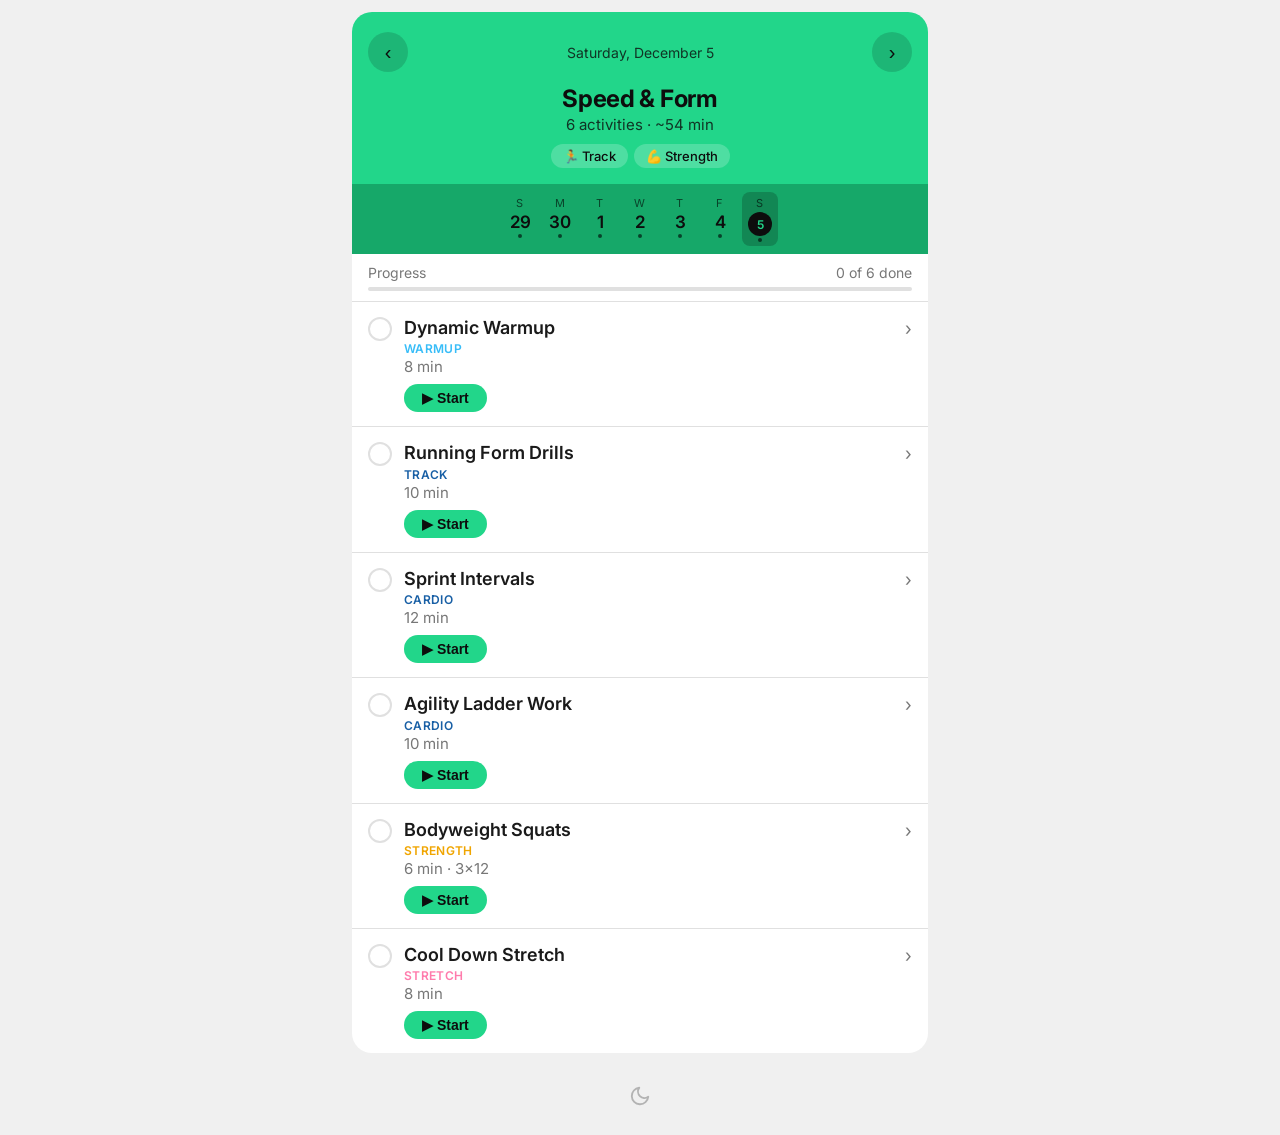
<file: site/app/index.html>
<!DOCTYPE html>
<html lang="en">
<head>
<meta charset="UTF-8">
<link rel="preconnect" href="https://fonts.googleapis.com">
<link rel="preconnect" href="https://fonts.gstatic.com" crossorigin>
<link href="https://fonts.googleapis.com/css2?family=Inter:wght@400;500;600;700&display=swap" rel="stylesheet">
<meta name="viewport" content="width=device-width, initial-scale=1.0">
<meta name="theme-color" content="#0d0d0d">
<meta name="apple-mobile-web-app-capable" content="yes">
<meta name="apple-mobile-web-app-status-bar-style" content="black">
<title>Train Today</title>
<meta property="og:title" content="Train Today">
<meta property="og:description" content="A daily training app for young multi-sport athletes. Soccer, football, track, strength, cardio, and plyometrics.">
<meta property="og:image" content="https://train-today.netlify.app/train-today-app-screenshot.png">
<meta property="og:url" content="https://train-today.netlify.app/">
<meta property="og:type" content="website">
<link rel="icon" type="image/png" href="favicon.png">
<link rel="apple-touch-icon" href="apple-touch-icon.png">
<script>
  (function() {
    var s = localStorage.getItem('trainToday_theme');
    var dark = s ? s === 'dark' : window.matchMedia('(prefers-color-scheme: dark)').matches;
    document.documentElement.setAttribute('data-theme', dark ? 'dark' : 'light');
  })();
</script>
<style>
  * { box-sizing: border-box; margin: 0; padding: 0; }

  :root {
    --green: #22D68A;
    --green-light: #0d2e1f;
    --green-dark: #16a869;
    --blue: #4DA8FF;
    --amber: #F0A500;
    --red: #FF5C5C;
    --purple: #A89BFF;
    --pink: #FF7BAC;
    --text: #f0f0f0;
    --text-secondary: #888;
    --border: #2a2a2a;
    --bg: #0d0d0d;
    --card: #161616;
  }

  @media (prefers-color-scheme: light) {
    :root {
      --green-light: #d4f5e9;
      --text: #1a1a1a;
      --text-secondary: #777;
      --border: #e0e0e0;
      --bg: #f0f0f0;
      --card: #ffffff;
    }
  }

  html[data-theme="light"] {
    --green-light: #d4f5e9;
    --text: #1a1a1a;
    --text-secondary: #777;
    --border: #e0e0e0;
    --bg: #f0f0f0;
    --card: #ffffff;
  }

  html[data-theme="dark"] {
    --green-light: #0d2e1f;
    --text: #f0f0f0;
    --text-secondary: #888;
    --border: #2a2a2a;
    --bg: #0d0d0d;
    --card: #161616;
  }

  html {
    background-color: var(--bg);
  }
  body {
    font-family: 'Inter', -apple-system, BlinkMacSystemFont, 'Segoe UI', sans-serif;
    background: var(--bg);
    color: var(--text);
    min-height: 100vh;
    -webkit-tap-highlight-color: transparent;
  }

  #app {
    max-width: 600px;
    margin: 0 auto;
    padding: 0 12px 12px;
  }

  /* HEADER */
  .header-wrap {
    position: sticky;
    top: 0;
    z-index: 10;
    background: var(--bg);
    padding-top: 12px;
  }
  .header {
    background: var(--green);
    color: #0d0d0d;
    padding: 20px 16px 16px;
    border-radius: 20px 20px 0 0;
  }
  .header-top {
    display: flex;
    align-items: center;
    justify-content: space-between;
    margin-bottom: 12px;
  }
  .header-nav {
    display: flex;
    align-items: center;
    gap: 8px;
  }
  .nav-btn {
    background: rgba(0,0,0,0.15);
    border: none;
    color: #0d0d0d;
    width: 40px;
    height: 40px;
    border-radius: 50%;
    font-size: 20px;
    cursor: pointer;
    display: flex;
    align-items: center;
    justify-content: center;
  }
  .nav-btn:active { background: rgba(255,255,255,0.35); }
  .header-date-label {
    font-size: 14px;
    opacity: 0.8;
    text-align: center;
  }
  .header-day-label {
    font-size: 16px;
    font-weight: 600;
    text-align: center;
  }
  .header-title {
    font-size: 24px;
    font-weight: 700;
    letter-spacing: -0.3px;
    text-align: center;
  }
  .header-meta {
    font-size: 15px;
    opacity: 0.8;
    margin-top: 2px;
    text-align: center;
  }
  .sport-pills {
    display: flex;
    gap: 6px;
    flex-wrap: wrap;
    margin-top: 10px;
    justify-content: center;
  }
  .sport-pill {
    background: rgba(255,255,255,0.2);
    border-radius: 20px;
    padding: 4px 12px;
    font-size: 13px;
    font-weight: 500;
  }

  /* PROGRESS */
  .progress-bar-wrap {
    padding: 10px 16px;
    background: var(--card);
    border-bottom: 1px solid var(--border);
  }
  .progress-row {
    display: flex;
    justify-content: space-between;
    font-size: 14px;
    color: var(--text-secondary);
    margin-bottom: 6px;
  }
  .progress-track {
    height: 4px;
    background: var(--border);
    border-radius: 2px;
  }
  .progress-fill {
    height: 4px;
    background: var(--green);
    border-radius: 2px;
    transition: width 0.4s ease;
  }

  /* ACTIVITIES */
  .activities { padding: 0; }

  .activity-item {
    background: var(--card);
    border-bottom: 1px solid var(--border);
  }
  .activity-item:last-child {
    border-bottom: none;
    border-radius: 0 0 20px 20px;
    overflow: hidden;
  }
  .activity-row {
    display: flex;
    align-items: flex-start;
    gap: 12px;
    padding: 14px 16px;
    cursor: pointer;
    user-select: none;
  }
  .check-circle {
    width: 24px;
    height: 24px;
    border-radius: 50%;
    border: 2px solid var(--border);
    flex-shrink: 0;
    margin-top: 1px;
    display: flex;
    align-items: center;
    justify-content: center;
    transition: all 0.2s;
  }
  .check-circle.done {
    background: var(--green);
    border-color: var(--green);
  }
  .check-icon {
    display: none;
    color: white;
    font-size: 13px;
    font-weight: 700;
  }
  .check-circle.done .check-icon { display: block; }

  .activity-text { flex: 1; min-width: 0; }
  .activity-name {
    font-size: 18px;
    font-weight: 600;
    line-height: 1.3;
  }
  .activity-name.done {
    text-decoration: line-through;
    color: var(--text-secondary);
  }
  .activity-duration {
    font-size: 15px;
    color: var(--text-secondary);
    margin-top: 1px;
  }
  .tag {
    display: block;
    font-size: 12px;
    font-weight: 600;
    padding: 0;
    background: none !important;
    margin-top: 2px;
    text-transform: uppercase;
    letter-spacing: 0.3px;
  }
  .tag-soccer { color: var(--green-dark); }
  .tag-cardio { color: #185FA5; }
  .tag-strength { color: #F0A500; }
  .tag-plyo { color: #A89BFF; }
  .tag-stretch { color: #FF7BAC; }
  .tag-football { color: #C87941; }
  .tag-track { color: #185FA5; }
  .tag-warmup { color: #38bdf8; }
  .tag-balance { color: #14B8A6; }

  .chevron {
    font-size: 18px;
    color: var(--text-secondary);
    margin-top: 2px;
    transition: transform 0.2s;
    flex-shrink: 0;
  }
  .chevron.open { transform: rotate(90deg); }

  .activity-detail {
    display: none;
    padding: 0 16px 16px 56px;
    font-size: 16px;
    color: var(--text-secondary);
    line-height: 1.65;
  }
  .activity-detail.open { display: block; }
  .detail-title {
    font-size: 13px;
    font-weight: 700;
    text-transform: uppercase;
    letter-spacing: 0.5px;
    color: var(--green-dark);
    margin-bottom: 8px;
  }
  .detail-steps {
    list-style: none;
    counter-reset: step;
  }
  .detail-steps li {
    counter-increment: step;
    padding: 6px 0 6px 28px;
    position: relative;
    border-bottom: 1px solid var(--border);
  }
  .detail-steps li:last-child { border-bottom: none; }
  .detail-steps li::before {
    content: counter(step);
    position: absolute;
    left: 0;
    top: 8px;
    width: 20px;
    height: 20px;
    background: var(--green-light);
    color: var(--green-dark);
    border-radius: 50%;
    font-size: 11px;
    font-weight: 700;
    display: flex;
    align-items: center;
    justify-content: center;
  }

  /* REST DAY */
  .rest-card {
    margin: 32px 16px;
    background: var(--card);
    border-radius: 16px;
    border: 1px solid var(--border);
    padding: 32px 20px;
    text-align: center;
  }
  .rest-emoji { font-size: 48px; margin-bottom: 12px; }
  .rest-title { font-size: 20px; font-weight: 700; margin-bottom: 6px; }
  .rest-sub { font-size: 14px; color: var(--text-secondary); line-height: 1.5; }

  /* THEME TOGGLE */
  .theme-toggle-wrap {
    max-width: 600px;
    margin: 0 auto;
    padding: 12px 12px 20px;
    display: flex;
    justify-content: center;
  }
  .theme-toggle {
    background: none;
    border: none;
    color: var(--text-secondary);
    cursor: pointer;
    padding: 8px 16px;
    display: flex;
    align-items: center;
    justify-content: center;
    border-radius: 8px;
    opacity: 0.5;
  }
  .theme-toggle:hover { opacity: 0.8; }
  .theme-toggle:active { opacity: 0.4; }

  /* WEEK STRIP */
  .week-strip {
    background: var(--green-dark);
    padding: 8px 16px;
    display: flex;
    gap: 4px;
    overflow-x: auto;
    scrollbar-width: none;
    justify-content: center;
  }
  .week-strip::-webkit-scrollbar { display: none; }
  .week-day {
    display: flex;
    flex-direction: column;
    align-items: center;
    gap: 2px;
    min-width: 36px;
    padding: 4px 4px;
    border-radius: 8px;
    cursor: pointer;
    flex-shrink: 0;
  }
  .week-day.active { background: rgba(0,0,0,0.2); }
  .week-day-name { font-size: 11px; color: rgba(0,0,0,0.6); text-transform: uppercase; letter-spacing: 0.3px; }
  .week-day-num { font-size: 17px; font-weight: 600; color: #0d0d0d; }
  .week-dot { width: 4px; height: 4px; border-radius: 50%; background: rgba(0,0,0,0.3); }
  .week-dot.has-workout { background: rgba(0,0,0,0.6); }
  .week-day.today .week-day-num {
    background: #0d0d0d;
    color: var(--green);
    border-radius: 50%;
    width: 24px;
    height: 24px;
    display: flex;
    align-items: center;
    justify-content: center;
    font-size: 12px;
  }

  /* START BUTTON */
  .start-btn {
    background: var(--green);
    color: #0d0d0d;
    border: none;
    border-radius: 20px;
    padding: 6px 18px;
    font-size: 14px;
    font-weight: 700;
    cursor: pointer;
    margin-top: 8px;
    display: inline-block;
  }
  .start-btn:active { opacity: 0.8; }

  /* TIMER OVERLAY */
  #timerOverlay {
    display: none;
    position: fixed;
    inset: 0;
    background: #22c55e;
    z-index: 100;
    flex-direction: column;
    overflow: hidden;
  }
  #timerOverlay.active { display: flex; }

  #timerTop {
    flex-shrink: 0;
    display: flex;
    flex-direction: column;
    align-items: center;
    padding: 40px 24px 20px;
  }
  #timerLabel {
    font-size: 18px;
    font-weight: 700;
    color: #000;
    text-align: center;
    opacity: 0.7;
    margin-bottom: 4px;
  }
  #timerDisplay {
    font-size: clamp(56px, 18vw, 100px);
    font-weight: 700;
    color: #000;
    font-variant-numeric: tabular-nums;
    line-height: 1;
  }

  #timerSteps {
    flex: 1;
    overflow-y: auto;
    padding: 0 20px 140px;
  }
  #timerSteps ol {
    list-style: none;
    counter-reset: step;
    margin: 0;
    padding: 0;
  }
  #timerSteps li {
    counter-increment: step;
    display: flex;
    gap: 12px;
    padding: 12px 0;
    border-bottom: 1px solid rgba(0,0,0,0.12);
    font-size: 16px;
    font-weight: 500;
    color: #000;
    line-height: 1.5;
    align-items: flex-start;
  }
  #timerSteps li:last-child { border-bottom: none; }
  #timerSteps li::before {
    content: counter(step);
    flex-shrink: 0;
    width: 24px;
    height: 24px;
    background: rgba(0,0,0,0.15);
    border-radius: 50%;
    font-size: 12px;
    font-weight: 700;
    display: flex;
    align-items: center;
    justify-content: center;
    margin-top: 2px;
  }

  #timerButtons {
    position: absolute;
    bottom: 0;
    left: 0;
    right: 0;
    display: flex;
    justify-content: center;
    align-items: center;
    gap: 16px;
    padding: 16px 24px 40px;
    background: none;
  }
  .timer-btn {
    background: #1aad52;
    color: #000;
    border: none;
    border-radius: 32px;
    padding: 14px 32px;
    font-size: 18px;
    font-weight: 700;
    cursor: pointer;
    min-width: 120px;
  }
  .timer-btn:active { background: #178f44; }
  .timer-btn:disabled {
    opacity: 0.35;
    cursor: default;
  }
  .timer-btn.finish {
    background: #000;
    color: #22c55e;
  }
  #timerRestartBtn {
    background: #1aad52;
    color: #000;
    border: none;
    border-radius: 50%;
    width: 56px;
    height: 56px;
    font-size: 24px;
    cursor: pointer;
    display: flex;
    align-items: center;
    justify-content: center;
    flex-shrink: 0;
    align-self: center;
  }
  #timerRestartBtn:active { background: #178f44; }
</style>
</head>
<body>

<div id="app"></div>

<div class="theme-toggle-wrap">
  <button id="themeToggle" class="theme-toggle" onclick="toggleTheme()" title="Toggle light/dark mode"></button>
</div>

<div id="timerOverlay">
  <div id="timerTop">
    <div id="timerLabel"></div>
    <div id="timerDisplay">00:00</div>
  </div>
  <div id="timerSteps"><ol id="timerStepsList"></ol></div>
  <div id="timerButtons">
    <button id="timerRestartBtn" onclick="timerRestart()" title="Restart">↺</button>
    <button class="timer-btn" id="timerPauseBtn" onclick="timerTogglePause()">Pause</button>
    <button class="timer-btn finish" onclick="timerFinish()">Finish</button>
  </div>
</div>

<script>
// ─── ACTIVITY LIBRARY ──────────────────────────────────────────────────────

const ACTIVITIES = {

  // WARMUPS
  dynamicWarmup: {
    name: "Dynamic Warmup",
    duration: "8 min",
    tag: "warmup",
    steps: [
      "Jog in place for 1 minute to get your heart rate up.",
      "High knees: lift each knee up to your belly button while jogging, for 30 seconds.",
      "Butt kicks: kick your heels up toward your butt while jogging, for 30 seconds.",
      "Leg swings: hold a wall or fence, swing each leg forward and back 10 times.",
      "Arm circles: big circles forward 10 times, then backward 10 times.",
      "Hip circles: hands on hips, make big circles with your hips, 10 each way.",
      "Lateral shuffles: side-step quickly back and forth, for 30 seconds.",
    ]
  },

  // SOCCER
  jugglingBasic: {
    name: "Juggling Practice",
    duration: "10 min",
    tag: "soccer",
    steps: [
      "Drop the ball, let it bounce once, then kick it up with the top of your foot (laces). Catch it. Repeat.",
      "Once you feel comfortable, try to kick it twice before catching it.",
      "Keep your foot flat when you kick. Imagine your foot is a shelf the ball sits on.",
      "Count your best streak! Write it down and try to beat it tomorrow.",
      "If you get good, try alternating feet: right, left, right, left.",
    ]
  },
  coneDribbling: {
    name: "Cone Dribbling",
    duration: "12 min · 3 sets",
    tag: "soccer",
    steps: [
      "Set up 5 cones (or water bottles, shoes, anything!) in a straight line, about 3 feet apart.",
      "Dribble through them using only the inside of your foot. Go slow and controlled first.",
      "Come back through using the outside of your foot.",
      "Rest 30 seconds, then repeat. Try to go a little faster each set.",
      "Bonus: time yourself and try to beat your record!",
    ]
  },
  passAndMove: {
    name: "Wall Passing",
    duration: "10 min",
    tag: "soccer",
    steps: [
      "Stand about 6 feet from a wall or rebounder.",
      "Pass the ball firmly against the wall with the inside of your foot.",
      "Control the return with your opposite foot. Soft touch!",
      "Try 20 passes with your right foot, then 20 with your left foot.",
      "Move back a few feet once you're comfortable and repeat.",
    ]
  },
  shootingDrill: {
    name: "Shooting Practice",
    duration: "10 min",
    tag: "soccer",
    steps: [
      "Set up a goal (use cones or pick a spot on a wall/fence).",
      "Start 10 feet away. Shoot using your laces and make sure you follow through!",
      "Take 10 shots from straight on, then 10 from the left side, then 10 from the right.",
      "After each shot, jog to get the ball. Don't just walk!",
      "Try aiming for corners (low left, low right) instead of straight at the middle.",
    ]
  },
  firstTouchDrill: {
    name: "First Touch Drill",
    duration: "10 min",
    tag: "soccer",
    steps: [
      "Toss the ball up in the air about head height. Let it drop.",
      "Stop the ball dead with the sole (bottom) of your foot before it bounces twice.",
      "Then try stopping it with the inside of your foot.",
      "Do 15 reps each foot. The goal is a soft, controlled touch, not kicking it away.",
      "Challenge: toss higher and try to chest-trap it, then foot trap before it bounces.",
    ]
  },
  insideOutsideDribble: {
    name: "Inside/Outside Dribble",
    duration: "10 min",
    tag: "soccer",
    steps: [
      "In an open space, dribble forward tapping the ball with the inside of your right foot, then the outside.",
      "Inside tap, outside tap, inside tap, outside tap. Keep a rhythm.",
      "Do this for 20 yards, then turn around and come back.",
      "Repeat 4 times, then switch to your left foot.",
      "This improves your ball control and makes you harder to defend.",
    ]
  },

  // FOOTBALL
  routeRunning: {
    name: "Route Running",
    duration: "10 min",
    tag: "football",
    steps: [
      "Set up 2 cones: one where you start, one 10 yards ahead.",
      "Run hard to the cone, then cut sharply to the right (out route). Raise your hands like you're catching.",
      "Jog back. Repeat, this time cutting to the left.",
      "Do 6 reps each direction. Focus on planting your outside foot hard before cutting.",
      "Advanced: add a third cone and practice a corner route. Go straight, then cut out at 45°.",
    ]
  },
  handCatching: {
    name: "Catching Drills",
    duration: "10 min",
    tag: "football",
    steps: [
      "Toss a football up and catch with just your fingertips, not your palms.",
      "Run 5 yards, turn around, catch a toss. Eyes on the ball the whole time, not the catcher.",
      "Try catching while looking away, then turning at the last second.",
      "10 catches straight on, then run routes and catch: 5 cuts left, 5 cuts right.",
      "Remember: catch the ball, THEN tuck it in. Don't tuck early!",
    ]
  },
  footballAgility: {
    name: "Football Agility",
    duration: "10 min",
    tag: "football",
    steps: [
      "Set up 4 cones in a square about 5 yards apart.",
      "Sprint forward to the first cone, shuffle sideways to the second, backpedal to the third, shuffle back to start.",
      "This is called a 4-corner drill. It's used by real NFL players!",
      "Do 4 rounds, resting 30 seconds between each.",
      "Try to keep your hips low and stay on the balls of your feet. No flat-footed running!",
    ]
  },

  // CARDIO
  sprintIntervals: {
    name: "Sprint Intervals",
    duration: "12 min",
    tag: "cardio",
    steps: [
      "Find a flat area: a backyard, street, or park works great.",
      "Mark a start and end point about 30-40 yards apart.",
      "Sprint as FAST as you can from one end to the other.",
      "Walk back slowly. This is your rest.",
      "Do 8 sprints total. Rest 45 seconds after every 2 sprints.",
    ]
  },
  bikeRide: {
    name: "Bike Ride",
    duration: "20 min",
    tag: "cardio",
    steps: [
      "Gear up: helmet on, no shortcuts!",
      "Ride at a comfortable pace for the first 5 minutes to warm up your legs.",
      "For the middle 10 minutes, try to go a little faster. You should be breathing harder.",
      "Cool down the last 5 minutes at an easy pace.",
      "Try to explore a slightly different route each time!",
    ]
  },
  suicideSprints: {
    name: "Suicide Sprints",
    duration: "10 min",
    tag: "cardio",
    steps: [
      "Set up 4 cones in a line: 5 yards, 10 yards, 15 yards, and 20 yards from your start.",
      "Sprint to the first cone, touch it (or the ground), sprint back to start.",
      "Sprint to the second cone, back to start. Then third, then fourth.",
      "That's 1 full suicide. Rest 45 seconds and repeat.",
      "Try to complete 3-4 suicides. These are tough, so give everything!",
    ]
  },
  agilityLadder: {
    name: "Agility Ladder Work",
    duration: "10 min",
    tag: "cardio",
    steps: [
      "No ladder? Use chalk or tape on the ground to make 10 boxes, each about 18 inches.",
      "Run through stepping one foot in each box as fast as you can.",
      "Try lateral shuffles: step side to side through each box.",
      "Try the in-in-out-out pattern: both feet in, both feet out the sides, repeat.",
      "Rest 20 seconds between each pass. Do 3 passes of each pattern.",
    ]
  },

  // PLYOMETRICS
  boxJumps: {
    name: "Box Jumps",
    duration: "8 min · 3×8",
    tag: "plyo",
    steps: [
      "Find a sturdy box, step, or ledge about 12-18 inches high.",
      "Stand about 1 foot in front. Bend your knees, swing your arms back.",
      "Explode up: swing arms forward, jump, and land SOFTLY on top with bent knees.",
      "Step back down (don't jump down). Reset and go again.",
      "Do 8 jumps, rest 30 seconds, repeat 3 times. LAND SOFT, no loud thuds!",
    ]
  },
  broadJumps: {
    name: "Broad Jumps",
    duration: "8 min · 3×6",
    tag: "plyo",
    steps: [
      "Stand with feet shoulder-width apart. Bend your knees and swing arms back.",
      "Jump as FAR forward as you can. Use your arms to help propel you.",
      "Land softly with both feet, knees bent like a shock absorber.",
      "Mark where you landed. Try to beat your distance each jump!",
      "Do 6 jumps, rest 30 seconds, repeat 3 times.",
    ]
  },
  lateralBounds: {
    name: "Lateral Bounds",
    duration: "8 min · 3×8",
    tag: "plyo",
    steps: [
      "Stand on your right foot. Bend your knee slightly.",
      "Jump sideways to the left, landing on your LEFT foot only. Balance for 1 second.",
      "Then jump back to the right, landing on your RIGHT foot. That's 1 rep.",
      "Keep your chest up and land soft. Pretend the floor is hot!",
      "Do 8 total bounds, rest 30 seconds, repeat 3 times.",
    ]
  },
  jumpSquats: {
    name: "Jump Squats",
    duration: "8 min · 3×10",
    tag: "plyo",
    steps: [
      "Stand with feet shoulder-width apart, toes pointing slightly out.",
      "Lower into a squat with thighs parallel to the ground and chest up.",
      "Explode up and jump as high as you can!",
      "Land softly back in the squat position. Don't let your knees cave in.",
      "Do 10 jump squats, rest 30 seconds, repeat 3 sets.",
    ]
  },

  // STRENGTH
  pushups: {
    name: "Push-Ups",
    duration: "6 min · 3×10",
    tag: "strength",
    steps: [
      "Start in a plank: hands slightly wider than shoulders, body in a straight line.",
      "Lower your chest to just above the ground. Keep elbows at a 45° angle, not flared wide.",
      "Push back up to start. That's 1 rep.",
      "Keep your core tight the whole time. No sagging hips!",
      "Do 10, rest 30 seconds, repeat 3 sets. Can't do 10? Do 5 on your knees. That's great too!",
    ]
  },
  mountainClimbers: {
    name: "Mountain Climbers",
    duration: "6 min · 3×20 sec",
    tag: "strength",
    steps: [
      "Start in a push-up position with arms straight and body flat like a board.",
      "Drive your right knee toward your chest, then quickly switch: left knee in, right leg out.",
      "Keep alternating fast, like you're running in place horizontally.",
      "Keep hips down. Don't let your butt stick up in the air.",
      "Go for 20 seconds, rest 20 seconds. Repeat 3 times. It should burn!",
    ]
  },
  tricepDips: {
    name: "Tricep Dips",
    duration: "6 min · 3×10",
    tag: "strength",
    steps: [
      "Find a sturdy chair, bench, or low step. Sit on the edge.",
      "Put your hands next to your hips, fingers pointing forward.",
      "Slide your butt off the edge, legs out in front with knees slightly bent.",
      "Bend elbows and lower yourself down until elbows reach 90°.",
      "Push back up to start. That's 1 rep. Do 10, rest 30 seconds, 3 sets.",
    ]
  },
  plankHold: {
    name: "Plank Hold",
    duration: "5 min · 3×30 sec",
    tag: "strength",
    steps: [
      "Get in push-up position. Drop to your forearms with elbows under shoulders.",
      "Body should be straight from head to heels, like a wooden plank.",
      "Squeeze your belly button toward your spine. Don't hold your breath!",
      "Hold for 30 seconds. Rest 20 seconds. Repeat 3 times.",
      "Too easy? Lift one foot off the ground to make it harder.",
    ]
  },
  squats: {
    name: "Bodyweight Squats",
    duration: "6 min · 3×12",
    tag: "strength",
    steps: [
      "Stand with feet shoulder-width apart, toes pointed out slightly.",
      "Stretch your arms out in front for balance.",
      "Sit back and down like you're sitting into a chair. Chest stays up!",
      "Lower until thighs are parallel to the ground (or as low as comfortable).",
      "Drive through your heels to stand back up. Do 12, rest 30 seconds, 3 sets.",
    ]
  },
  burpees: {
    name: "Burpees",
    duration: "6 min · 3×6",
    tag: "strength",
    steps: [
      "Stand up straight. Drop hands to the floor, jump feet back to a plank.",
      "Do one push-up (or skip it if you're tired).",
      "Jump feet back to your hands, then explode up: jump and clap overhead!",
      "Land soft, immediately go into the next one.",
      "Do 6, rest 40 seconds, repeat 3 sets. These are HARD but make you super athletic!",
    ]
  },
  lunges: {
    name: "Walking Lunges",
    duration: "6 min · 3×10 each leg",
    tag: "strength",
    steps: [
      "Stand tall, feet together. Step your right foot forward about 2 feet.",
      "Lower your back knee toward the ground. Front thigh should be parallel to the floor.",
      "Push up through your front heel and bring your back foot forward. That's 1 rep.",
      "Keep your chest up and don't let your front knee go past your toes.",
      "Do 10 lunges each leg, rest 30 seconds, repeat 3 sets.",
    ]
  },

  // BALANCE & AGILITY
  duckWalks: {
    name: "Duck Walks",
    duration: "5 min · 3×15 yd",
    tag: "balance",
    steps: [
      "Squat down like you're sitting in a low chair, thighs about parallel to the ground.",
      "Keep your chest up and hands out in front (or on your hips) for balance.",
      "Waddle forward one small step at a time, staying low the whole way, like a duck!",
      "Walk 15 yards forward, then waddle backward 15 yards to reset.",
      "Rest 30 seconds, repeat 3 times. Burns your legs but builds serious hip and knee control.",
    ]
  },
  calfRaises: {
    name: "Calf Raises",
    duration: "5 min · 3×15",
    tag: "balance",
    steps: [
      "Stand tall, feet hip-width apart. Hold a wall or chair if you need help balancing.",
      "Toes pointing straight ahead: rise onto your tiptoes as high as you can, then slowly lower. Do 15 reps.",
      "Turn your toes OUT (heels together, like a V) and do 15 more.",
      "Turn your toes IN (pigeon-toed) and do a final 15. Different angles hit different parts of your calf!",
      "Rest 30 seconds between each set of 15. Go slow on the way down, that's where the real work happens.",
    ]
  },
  singleLegBalance: {
    name: "Single-Leg Balance",
    duration: "5 min",
    tag: "balance",
    steps: [
      "Stand on your right foot, arms out to your sides like airplane wings.",
      "Hold as still as you can for 30 seconds. Pick a spot on the wall to stare at, it helps!",
      "Switch to your left foot and hold for 30 seconds.",
      "Level up: try closing your eyes for 10 seconds on each foot.",
      "Level up more: bend your standing knee slightly and hold 30 seconds each leg.",
      "Do 2 full rounds (both legs, all challenges).",
    ]
  },
  cariocaSteps: {
    name: "Carioca Steps",
    duration: "6 min",
    tag: "balance",
    steps: [
      "Stand sideways to the direction you're going to travel. Pick a 15-20 yard path.",
      "Cross your right foot OVER your left, then step your left foot out to the side.",
      "Next cross your right foot BEHIND your left, then step your left foot out again.",
      "Keep alternating over-behind-over-behind as you travel sideways. Hips stay facing forward the whole time.",
      "Go 15-20 yards, then switch directions and lead with your left foot going back.",
      "Do 4 total passes (2 each direction), moving a little faster once you feel confident.",
    ]
  },

  // TRACK
  trackSprints: {
    name: "Track Sprints",
    duration: "12 min",
    tag: "track",
    steps: [
      "Find a straight path: a driveway, sidewalk, or field works great.",
      "Mark a 50-yard distance (about 45 steps).",
      "Sprint at full effort from one end to the other.",
      "Walk back slowly. This is your rest period.",
      "Do 6 sprints. Rest 1 minute after every 2 sprints. Focus on FORM: drive your knees up, pump your arms!",
    ]
  },
  strideDrills: {
    name: "Running Form Drills",
    duration: "10 min",
    tag: "track",
    steps: [
      "A-skips: march forward with an exaggerated knee drive, skipping. 20 yards.",
      "B-skips: same as A-skips, but kick your leg out at the top. 20 yards.",
      "High knees: sprint in place driving knees as high as possible, for 20 seconds.",
      "Butt kicks: sprint in place kicking heels to your butt, for 20 seconds.",
      "Straight-leg bounds: jump forward off alternate feet with straight legs. 20 yards. Rest, repeat 2x.",
    ]
  },

  // STRETCHING
  coolDownStretch: {
    name: "Cool Down Stretch",
    duration: "8 min",
    tag: "stretch",
    steps: [
      "Quad stretch: stand on one leg, pull your other heel to your butt. Hold 20 seconds each leg.",
      "Hamstring stretch: sit on the ground, legs out, reach toward your toes. Hold 30 seconds.",
      "Hip flexor stretch: kneel on one knee, lean your hips forward. Hold 20 seconds each side.",
      "Seated butterfly: sit with feet together, press knees toward the ground. Hold 30 seconds.",
      "Shoulder cross: pull one arm across your chest, hold with the other. 20 seconds each arm.",
      "Child's pose: kneel and reach arms forward, rest forehead down. Hold 30 seconds. Breathe slow!",
    ]
  },
  hipMobility: {
    name: "Hip Mobility",
    duration: "6 min",
    tag: "stretch",
    steps: [
      "Hip circles: hands on hips, make big slow circles, 10 each direction.",
      "Pigeon pose: from push-up position, bring right knee to right wrist, extend left leg back. Hold 30 seconds.",
      "Switch legs. Hold 30 seconds.",
      "Deep squat hold: feet slightly wider than hips, squat all the way down, hold for 30 seconds.",
      "Lateral lunge stretch: step wide right, bend right knee, keep left leg straight. Hold 20 seconds each side.",
    ]
  },
};

// ─── SCHEDULE BUILDER ──────────────────────────────────────────────────────

// Epoch for week-cycle calculation (arbitrary fixed Monday)
const EPOCH = new Date(2025, 5, 16); // June 16, 2025 (a Monday)

function getWorkoutForDate(d) {
  // Theme rotation: every day has a workout — he decides his own rest days
  const weekPatterns = [
    // Mon, Tue, Wed, Thu, Fri, Sat, Sun
    ['soccer1','strength1','cardio1','soccer2','plyo1','football1','track1'],
    ['balance1','strength2','soccer3','cardio2','football1','plyo2','soccer4'],
    ['football1','plyo2','strength3','soccer5','cardio3','football2','track2'],
    ['football2','strength4','soccer6','track2','plyo3','soccer1','strength1'],
    ['soccer1','cardio4','strength5','soccer2','plyo1','football2','track1'],
    ['soccer2','strength2','soccer3','cardio2','football1','plyo3','soccer5'],
    ['soccer4','plyo2','strength3','soccer5','cardio3','track2','football2'],
    ['cardio3','strength4','soccer6','track2','plyo3','soccer3','cardio4'],
    ['soccer1','cardio4','strength5','soccer2','plyo1','football1','track1'],
    ['balance1','strength2','soccer3','cardio2','football2','plyo2','soccer6'],
  ];

  const dayWorkouts = {
    soccer1: {
      title: "Soccer Skills",
      activities: ['dynamicWarmup','jugglingBasic','coneDribbling','firstTouchDrill','sprintIntervals','coolDownStretch'],
      sports: ['⚽ Soccer','🏃 Cardio']
    },
    soccer2: {
      title: "Soccer Focus",
      activities: ['dynamicWarmup','insideOutsideDribble','wallPassing','shootingDrill','jumpSquats','coolDownStretch'],
      sports: ['⚽ Soccer','🤸 Plyo']
    },
    soccer3: {
      title: "Ball Control Day",
      activities: ['dynamicWarmup','jugglingBasic','firstTouchDrill','coneDribbling','broadJumps','coolDownStretch'],
      sports: ['⚽ Soccer','🤸 Plyo']
    },
    soccer4: {
      title: "Shooting Day",
      activities: ['dynamicWarmup','shootingDrill','coneDribbling','sprintIntervals','pushups','coolDownStretch'],
      sports: ['⚽ Soccer','💪 Strength']
    },
    soccer5: {
      title: "Dribbling & Passing",
      activities: ['dynamicWarmup','insideOutsideDribble','firstTouchDrill','wallPassing','suicideSprints','coolDownStretch'],
      sports: ['⚽ Soccer','🏃 Cardio']
    },
    soccer6: {
      title: "Full Soccer Session",
      activities: ['dynamicWarmup','jugglingBasic','coneDribbling','shootingDrill','lateralBounds','hipMobility'],
      sports: ['⚽ Soccer','🤸 Plyo']
    },
    football1: {
      title: "Football Day",
      activities: ['dynamicWarmup','routeRunning','handCatching','footballAgility','tricepDips','coolDownStretch'],
      sports: ['🏈 Football','💪 Strength']
    },
    football2: {
      title: "Football Agility",
      activities: ['dynamicWarmup','footballAgility','routeRunning','handCatching','plankHold','coolDownStretch'],
      sports: ['🏈 Football','💪 Strength']
    },
    track1: {
      title: "Track & Speed",
      activities: ['dynamicWarmup','strideDrills','trackSprints','lateralBounds','boxJumps','coolDownStretch'],
      sports: ['🏃 Track','🤸 Plyo']
    },
    track2: {
      title: "Speed & Form",
      activities: ['dynamicWarmup','strideDrills','sprintIntervals','agilityLadder','squats','coolDownStretch'],
      sports: ['🏃 Track','💪 Strength']
    },
    strength1: {
      title: "Strength Day",
      activities: ['dynamicWarmup','pushups','squats','mountainClimbers','plankHold','coolDownStretch'],
      sports: ['💪 Strength']
    },
    strength2: {
      title: "Strength Circuit",
      activities: ['dynamicWarmup','lunges','tricepDips','burpees','plankHold','coolDownStretch'],
      sports: ['💪 Strength']
    },
    strength3: {
      title: "Power Strength",
      activities: ['dynamicWarmup','squats','pushups','mountainClimbers','jumpSquats','coolDownStretch'],
      sports: ['💪 Strength','🤸 Plyo']
    },
    strength4: {
      title: "Full Body Strength",
      activities: ['dynamicWarmup','burpees','lunges','tricepDips','mountainClimbers','coolDownStretch'],
      sports: ['💪 Strength']
    },
    strength5: {
      title: "Strength & Core",
      activities: ['dynamicWarmup','pushups','plankHold','squats','lunges','coolDownStretch'],
      sports: ['💪 Strength']
    },
    cardio1: {
      title: "Cardio Day",
      activities: ['dynamicWarmup','suicideSprints','agilityLadder','bikeRide','hipMobility'],
      sports: ['🏃 Cardio']
    },
    cardio2: {
      title: "Cardio Blast",
      activities: ['dynamicWarmup','sprintIntervals','suicideSprints','agilityLadder','coolDownStretch'],
      sports: ['🏃 Cardio']
    },
    cardio3: {
      title: "Endurance Day",
      activities: ['dynamicWarmup','bikeRide','agilityLadder','suicideSprints','coolDownStretch'],
      sports: ['🏃 Cardio']
    },
    cardio4: {
      title: "Speed Day",
      activities: ['dynamicWarmup','agilityLadder','sprintIntervals','suicideSprints','broadJumps','hipMobility'],
      sports: ['🏃 Cardio','🤸 Plyo']
    },
    plyo1: {
      title: "Plyometrics Day",
      activities: ['dynamicWarmup','boxJumps','broadJumps','jumpSquats','lateralBounds','coolDownStretch'],
      sports: ['🤸 Plyo']
    },
    plyo2: {
      title: "Explosive Power",
      activities: ['dynamicWarmup','jumpSquats','lateralBounds','broadJumps','mountainClimbers','coolDownStretch'],
      sports: ['🤸 Plyo','💪 Strength']
    },
    plyo3: {
      title: "Jump Training",
      activities: ['dynamicWarmup','boxJumps','jumpSquats','lateralBounds','broadJumps','coolDownStretch'],
      sports: ['🤸 Plyo']
    },
    balance1: {
      title: "Balance & Agility",
      activities: ['dynamicWarmup','singleLegBalance','duckWalks','cariocaSteps','calfRaises','coolDownStretch'],
      sports: ['⚖️ Balance']
    }
  };

  // Fix: wall passing key
  ACTIVITIES['wallPassing'] = ACTIVITIES['passAndMove'];

  const dow = d.getDay(); // 0=Sun
  const patternDay = (dow + 6) % 7; // Mon=0 ... Sun=6
  const weekNum = Math.floor((d - EPOCH) / (7 * 86400000));
  // Cycle through patterns indefinitely
  const patternIndex = ((weekNum % weekPatterns.length) + weekPatterns.length) % weekPatterns.length;
  const workoutKey = weekPatterns[patternIndex][patternDay];
  const workout = dayWorkouts[workoutKey];

  if (!workout) return null;
  return {
    title: workout.title,
    sports: workout.sports,
    activities: workout.activities.map(k => ({ id: k, ...ACTIVITIES[k] }))
  };
}

// ─── STATE ─────────────────────────────────────────────────────────────────

const today = new Date();
today.setHours(0,0,0,0);

function dateKey(d) {
  return `${d.getFullYear()}-${String(d.getMonth()+1).padStart(2,'0')}-${String(d.getDate()).padStart(2,'0')}`;
}

let displayDate = new Date(today);

const expanded = {}; // dateKey+actId -> bool

// ─── LOCALSTORAGE PERSISTENCE ──────────────────────────────────────────────

const LS_KEY = 'trainToday_completed';

function loadChecked() {
  try {
    const raw = localStorage.getItem(LS_KEY);
    if (!raw) return {};
    const obj = JSON.parse(raw);
    const result = {};
    for (const [k, arr] of Object.entries(obj)) result[k] = new Set(arr);
    return result;
  } catch { return {}; }
}

function saveChecked() {
  const obj = {};
  for (const [k, s] of Object.entries(checked)) obj[k] = [...s];
  localStorage.setItem(LS_KEY, JSON.stringify(obj));
}

const checked = loadChecked();

function getChecked(dk) {
  if (!checked[dk]) checked[dk] = new Set();
  return checked[dk];
}

// ─── RENDER ────────────────────────────────────────────────────────────────

function formatDisplayDate(d) {
  return d.toLocaleDateString('en-US', { weekday: 'long', month: 'long', day: 'numeric' });
}

function formatShortDate(d) {
  return d.toLocaleDateString('en-US', { month: 'short', day: 'numeric' });
}

function isToday(d) {
  const t = new Date(); t.setHours(0,0,0,0);
  return d.getTime() === t.getTime();
}

function render() {
  const dk = dateKey(displayDate);
  const workout = getWorkoutForDate(displayDate);
  const ch = getChecked(dk);

  let html = '';

  // Header
  const totalMin = workout ? workout.activities.reduce((s, a) => {
    const m = parseInt(a.duration);
    return s + (isNaN(m) ? 0 : m);
  }, 0) : 0;

  html += `<div class="header-wrap"><div class="header">
    <div class="header-top">
      <div class="header-nav">
        <button class="nav-btn" onclick="shiftDay(-1)">‹</button>
      </div>
      <div style="text-align:center">
        <div class="header-date-label">${formatDisplayDate(displayDate)}</div>
        <div class="header-day-label"></div>
      </div>
      <div class="header-nav">
        <button class="nav-btn" onclick="shiftDay(1)">›</button>
      </div>
    </div>
    <div class="header-title">${workout ? workout.title : 'Rest Day'}</div>`;

  if (workout) {
    html += `<div class="header-meta">${workout.activities.length} activities · ~${totalMin} min</div>
    <div class="sport-pills">${workout.sports.map(s => `<span class="sport-pill">${s}</span>`).join('')}</div>`;
  }
  html += `</div></div>`;

  // Week strip
  html += buildWeekStrip();

  if (workout) {
    // Progress
    const doneCount = workout.activities.filter(a => ch.has(a.id)).length;
    const pct = Math.round((doneCount / workout.activities.length) * 100);
    html += `<div class="progress-bar-wrap">
      <div class="progress-row"><span>Progress</span><span>${doneCount} of ${workout.activities.length} done</span></div>
      <div class="progress-track"><div class="progress-fill" style="width:${pct}%"></div></div>
    </div>`;

    // Activities
    html += `<div class="activities">`;
    for (const act of workout.activities) {
      const done = ch.has(act.id);
      const expKey = dk + act.id;
      const isExp = !!expanded[expKey];
      const tagClass = 'tag-' + act.tag;

      html += `<div class="activity-item">
        <div class="activity-row" onclick="toggleActivity('${dk}','${act.id}','${expKey}')">
          <div class="check-circle ${done ? 'done' : ''}" onclick="toggleCheck(event,'${dk}','${act.id}')">
            <span class="check-icon">✓</span>
          </div>
          <div class="activity-text">
            <div class="activity-name ${done ? 'done' : ''}">${act.name}</div>
            <span class="tag ${tagClass}">${act.tag}</span>
            <div class="activity-duration">${act.duration}</div>
            <button class="start-btn" onclick="startTimer(event,'${dk}','${act.id}',${parseDurationMin(act.duration)},'${act.name.replace(/'/g,"\\'")}')">▶ Start</button>
          </div>
          <div class="chevron ${isExp ? 'open' : ''}">›</div>
        </div>`;

      if (isExp && act.steps) {
        html += `<div class="activity-detail open">
          <div class="detail-title">How to do it:</div>
          <ol class="detail-steps">${act.steps.map(s => `<li>${s}</li>`).join('')}</ol>
        </div>`;
      }
      html += `</div>`;
    }
    html += `</div>`;
  }

  document.getElementById('app').innerHTML = html;
}

function buildWeekStrip() {
  // Show week containing displayDate
  const weekStart = new Date(displayDate);
  const dow = weekStart.getDay();
  weekStart.setDate(weekStart.getDate() - dow); // go to Sunday

  let html = `<div class="week-strip" id="weekStrip">`;
  const days = ['S','M','T','W','T','F','S'];
  for (let i = 0; i < 7; i++) {
    const d = new Date(weekStart);
    d.setDate(d.getDate() + i);
    const dk = dateKey(d);
    const hasWorkout = true;
    const isActive = dateKey(d) === dateKey(displayDate);
    const isTod = isToday(d);

    html += `<div class="week-day ${isActive ? 'active' : ''} ${isTod ? 'today' : ''}" onclick="goToDate('${dk}')">
      <span class="week-day-name">${days[i]}</span>
      <span class="week-day-num">${d.getDate()}</span>
      <span class="week-dot ${hasWorkout ? 'has-workout' : ''}"></span>
    </div>`;
  }
  html += `</div>`;
  return html;
}

// ─── INTERACTIONS ──────────────────────────────────────────────────────────

function shiftDay(n) {
  displayDate.setDate(displayDate.getDate() + n);
  render();
  window.scrollTo(0, 0);
}

function goToDate(dk) {
  const parts = dk.split('-');
  displayDate = new Date(parseInt(parts[0]), parseInt(parts[1])-1, parseInt(parts[2]));
  render();
  window.scrollTo(0, 0);
}

function toggleCheck(e, dk, actId) {
  e.stopPropagation();
  const ch = getChecked(dk);
  if (ch.has(actId)) ch.delete(actId); else ch.add(actId);
  saveChecked();
  render();
}

// ─── TIMER ─────────────────────────────────────────────────────────────────

let timerState = null; // { dk, actId, totalSecs, remaining, paused, interval }

function parseDurationMin(dur) {
  const m = parseInt(dur);
  return isNaN(m) ? 5 : m;
}

function playCompleteSound() {
  try {
    const ctx = new (window.AudioContext || window.webkitAudioContext)();
    // Three sharp buzzer bursts
    for (let i = 0; i < 3; i++) {
      const osc = ctx.createOscillator();
      const gain = ctx.createGain();
      osc.connect(gain);
      gain.connect(ctx.destination);
      osc.type = 'square';
      osc.frequency.value = 180;
      const t = ctx.currentTime + i * 0.45;
      gain.gain.setValueAtTime(0, t);
      gain.gain.linearRampToValueAtTime(0.6, t + 0.01);
      gain.gain.setValueAtTime(0.6, t + 0.28);
      gain.gain.linearRampToValueAtTime(0, t + 0.32);
      osc.start(t);
      osc.stop(t + 0.35);
    }
  } catch(e) {}
}

function timerTick() {
  if (!timerState || timerState.paused) return;
  timerState.remaining--;
  updateTimerDisplay();
  if (timerState.remaining <= 0) {
    clearInterval(timerState.interval);
    timerState.interval = null;
    document.getElementById('timerPauseBtn').disabled = true;
    playCompleteSound();
  }
}

function updateTimerDisplay() {
  const s = timerState.remaining;
  const m = Math.floor(s / 60);
  const sec = s % 60;
  document.getElementById('timerDisplay').textContent =
    String(m).padStart(2,'0') + ':' + String(sec).padStart(2,'0');
}

function startTimer(e, dk, actId, durationMin, name) {
  e.stopPropagation();
  if (timerState) clearInterval(timerState.interval);
  const secs = durationMin * 60;
  timerState = { dk, actId, totalSecs: secs, remaining: secs, paused: false, interval: null };
  document.getElementById('timerLabel').textContent = name;
  const pauseBtn = document.getElementById('timerPauseBtn');
  pauseBtn.textContent = 'Pause';
  pauseBtn.disabled = false;
  const steps = (ACTIVITIES[actId] || {}).steps || [];
  document.getElementById('timerStepsList').innerHTML = steps.map(s => `<li>${s}</li>`).join('');
  updateTimerDisplay();
  timerState.interval = setInterval(timerTick, 1000);
  document.getElementById('timerOverlay').classList.add('active');
}

function timerTogglePause() {
  if (!timerState || timerState.remaining <= 0) return;
  timerState.paused = !timerState.paused;
  document.getElementById('timerPauseBtn').textContent = timerState.paused ? 'Resume' : 'Pause';
}

function timerRestart() {
  if (!timerState) return;
  clearInterval(timerState.interval);
  timerState.remaining = timerState.totalSecs;
  timerState.paused = false;
  const pauseBtn = document.getElementById('timerPauseBtn');
  pauseBtn.disabled = false;
  pauseBtn.textContent = 'Pause';
  updateTimerDisplay();
  timerState.interval = setInterval(timerTick, 1000);
}

function timerFinish() {
  if (!timerState) return;
  clearInterval(timerState.interval);
  const { dk, actId } = timerState;
  timerState = null;
  document.getElementById('timerOverlay').classList.remove('active');
  const ch = getChecked(dk);
  ch.add(actId);
  saveChecked();
  render();
}

function toggleActivity(dk, actId, expKey) {
  expanded[expKey] = !expanded[expKey];
  render();
}

// ─── THEME ─────────────────────────────────────────────────────────────────

const THEME_KEY = 'trainToday_theme';

const SUN_SVG = '<svg width="22" height="22" viewBox="0 0 24 24" fill="none" stroke="currentColor" stroke-width="2" stroke-linecap="round" stroke-linejoin="round"><circle cx="12" cy="12" r="5"/><line x1="12" y1="1" x2="12" y2="3"/><line x1="12" y1="21" x2="12" y2="23"/><line x1="4.22" y1="4.22" x2="5.64" y2="5.64"/><line x1="18.36" y1="18.36" x2="19.78" y2="19.78"/><line x1="1" y1="12" x2="3" y2="12"/><line x1="21" y1="12" x2="23" y2="12"/><line x1="4.22" y1="19.78" x2="5.64" y2="18.36"/><line x1="18.36" y1="5.64" x2="19.78" y2="4.22"/></svg>';
const MOON_SVG = '<svg width="22" height="22" viewBox="0 0 24 24" fill="none" stroke="currentColor" stroke-width="2" stroke-linecap="round" stroke-linejoin="round"><path d="M21 12.79A9 9 0 1 1 11.21 3 7 7 0 0 0 21 12.79z"/></svg>';

function getEffectiveTheme() {
  return document.documentElement.getAttribute('data-theme') ||
    (window.matchMedia('(prefers-color-scheme: dark)').matches ? 'dark' : 'light');
}

function applyTheme(theme) {
  document.documentElement.setAttribute('data-theme', theme);
  const toggle = document.getElementById('themeToggle');
  if (toggle) toggle.innerHTML = theme === 'dark' ? SUN_SVG : MOON_SVG;
  const metaTheme = document.querySelector('meta[name="theme-color"]');
  if (metaTheme) metaTheme.content = theme === 'dark' ? '#0d0d0d' : '#f0f0f0';
}

function toggleTheme() {
  const next = getEffectiveTheme() === 'dark' ? 'light' : 'dark';
  localStorage.setItem(THEME_KEY, next);
  applyTheme(next);
}

// ─── BOOT ──────────────────────────────────────────────────────────────────
applyTheme(getEffectiveTheme());
render();
</script>
</body>
</html>
</file>
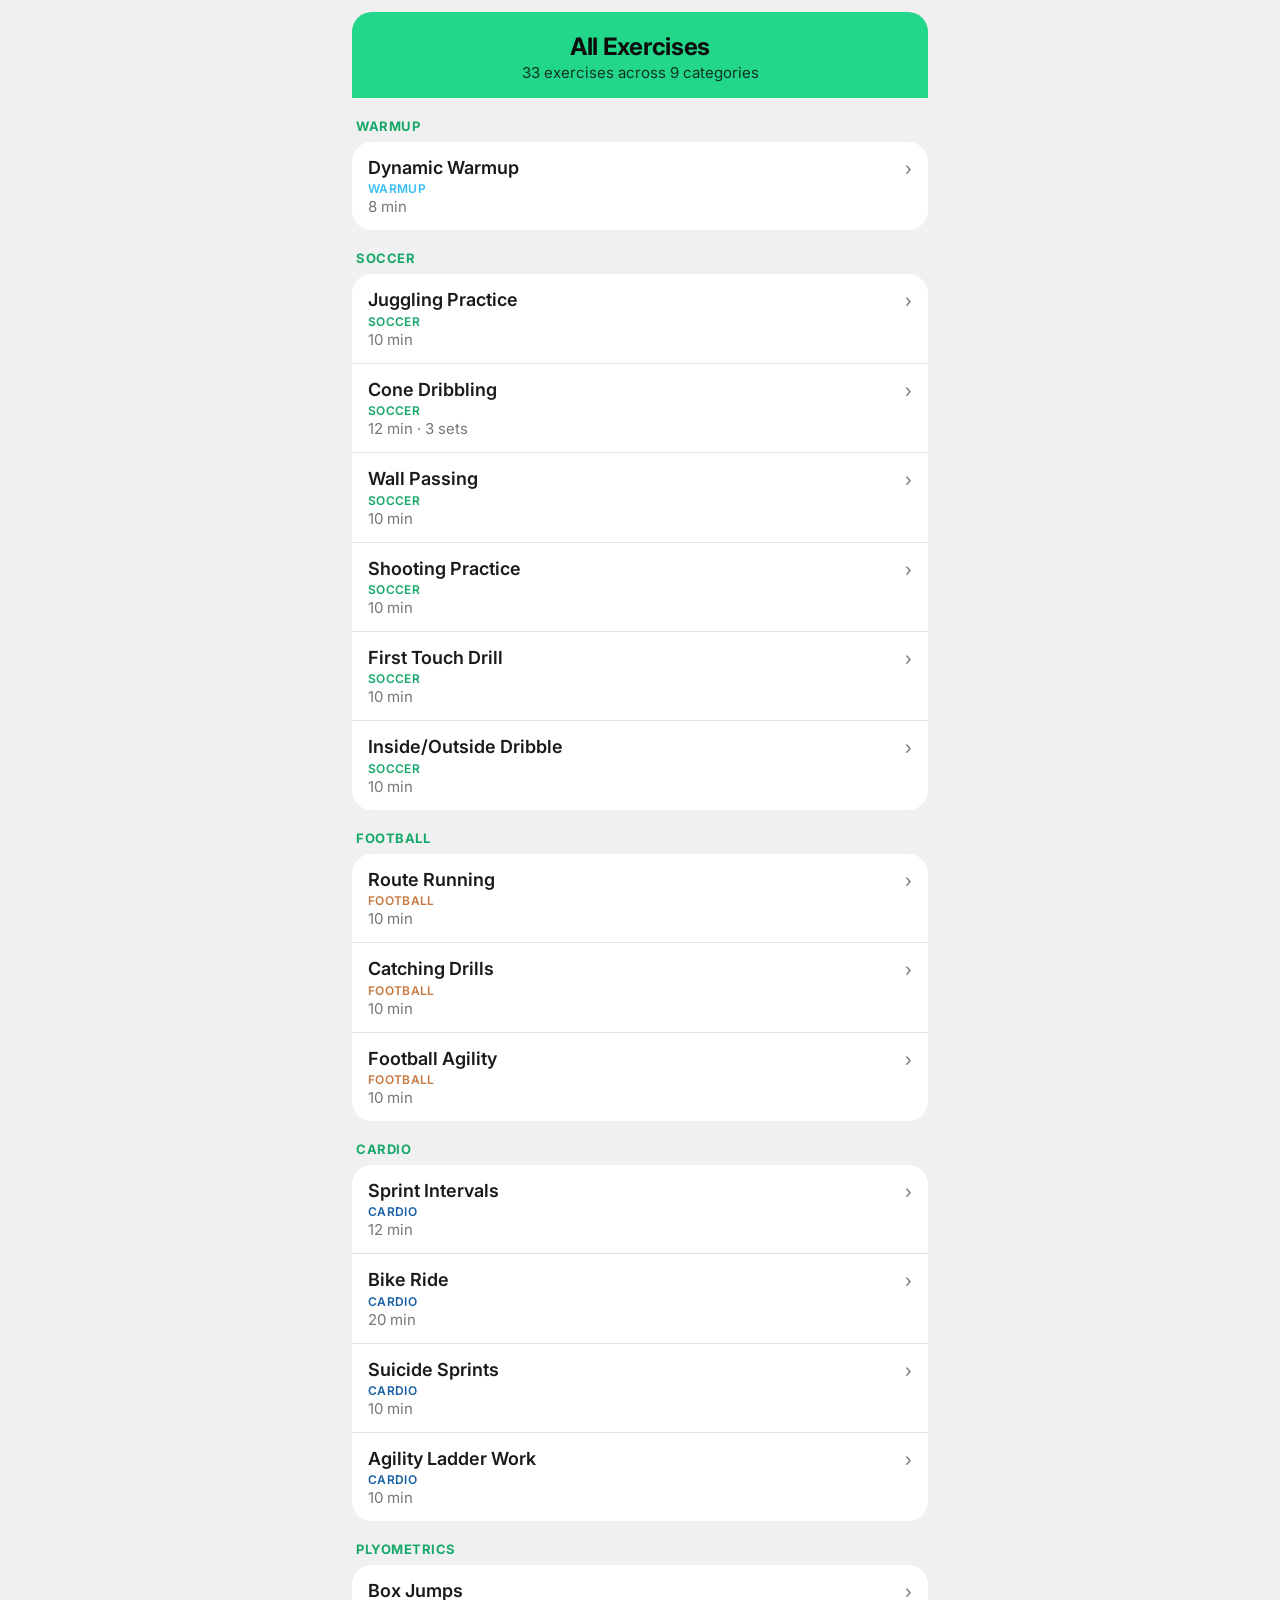
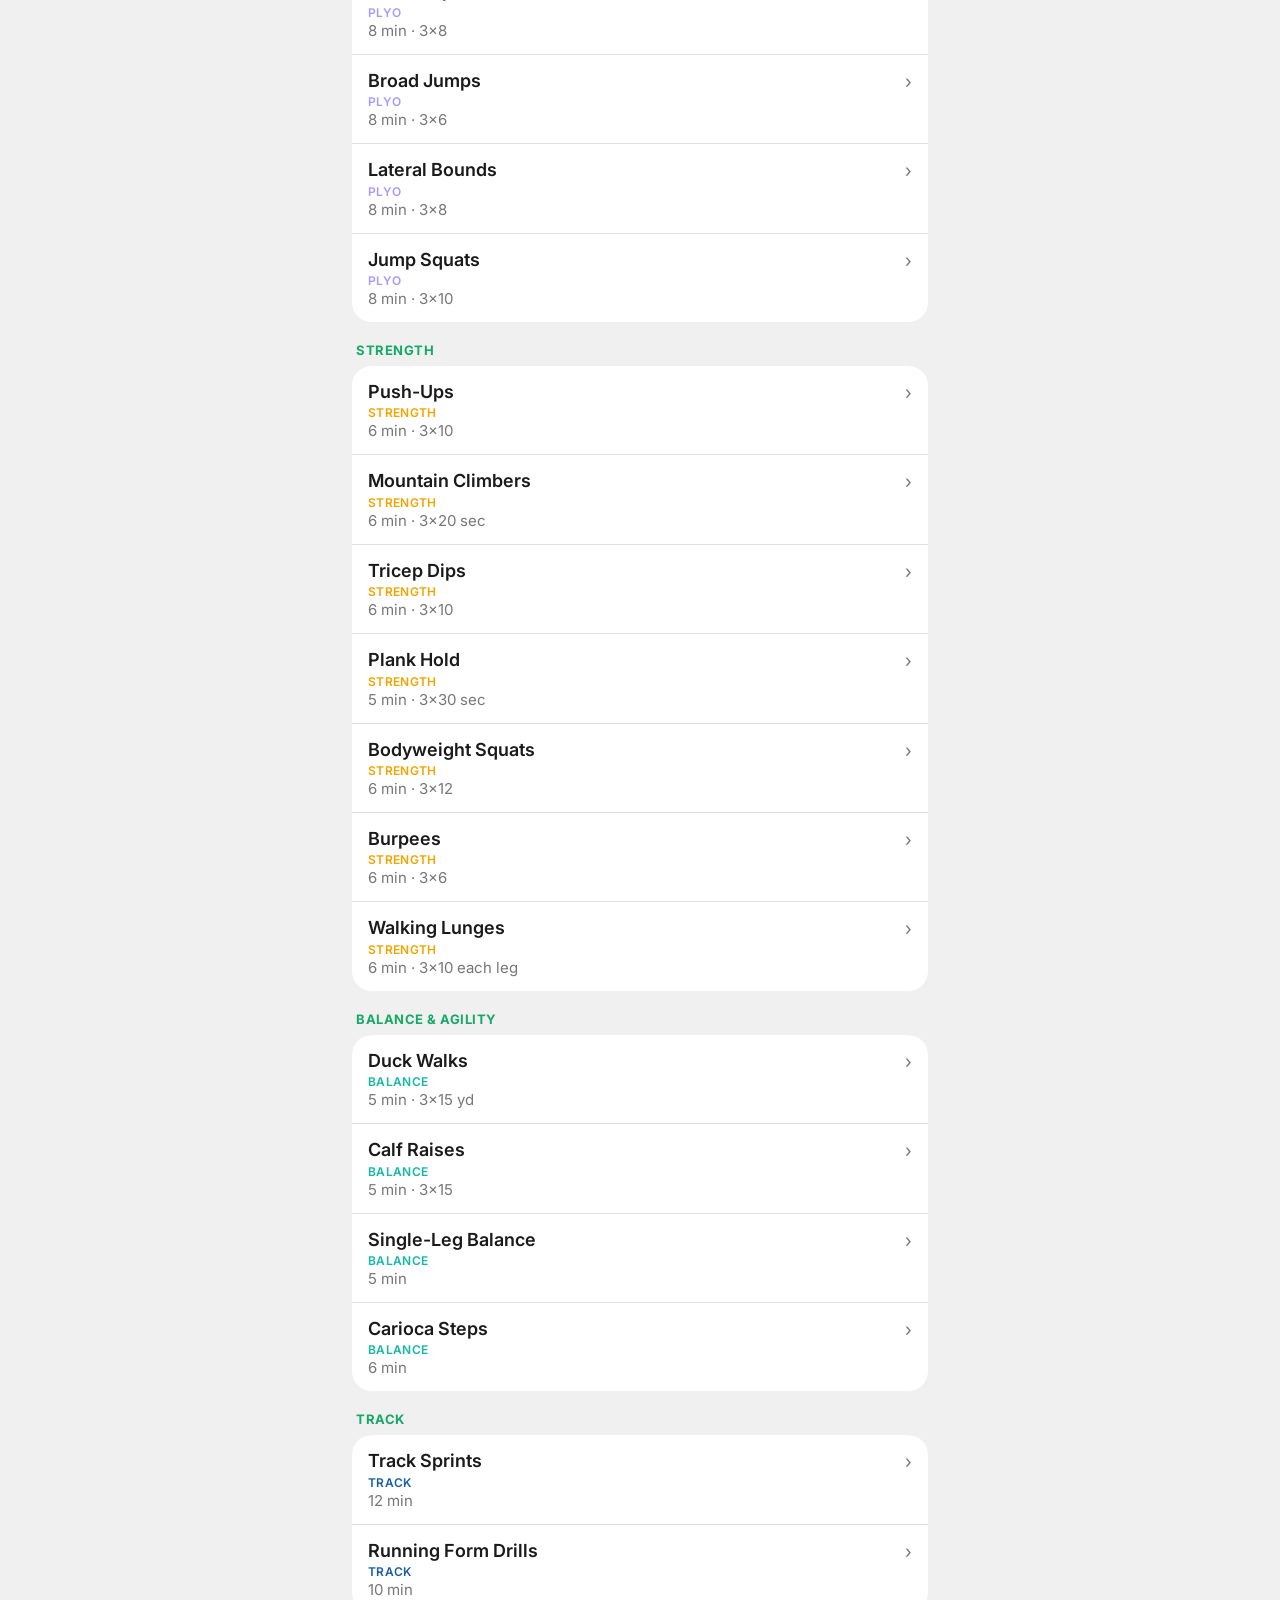
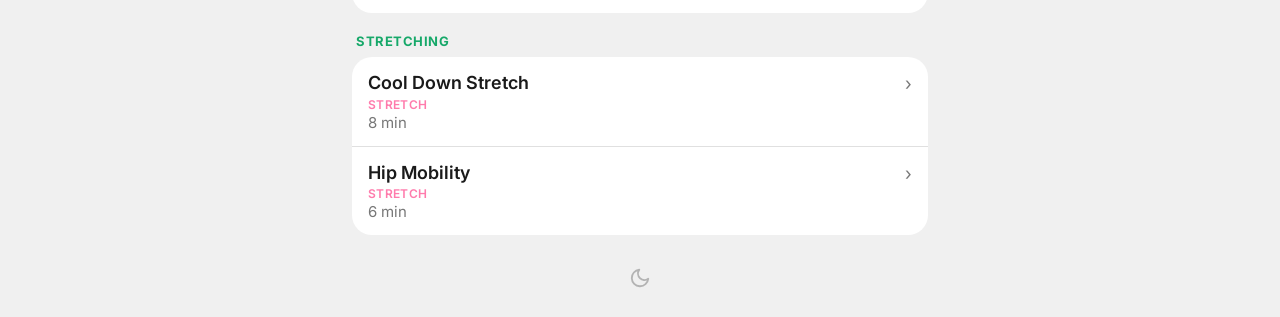
<file: exercises.html>
<!DOCTYPE html>
<html lang="en">
<head>
<meta charset="UTF-8">
<link rel="preconnect" href="https://fonts.googleapis.com">
<link rel="preconnect" href="https://fonts.gstatic.com" crossorigin>
<link href="https://fonts.googleapis.com/css2?family=Inter:wght@400;500;600;700&display=swap" rel="stylesheet">
<meta name="viewport" content="width=device-width, initial-scale=1.0">
<meta name="theme-color" content="#0d0d0d">
<meta name="robots" content="noindex">
<title>All Exercises – Train Today</title>
<link rel="icon" type="image/png" href="favicon.png">
<link rel="apple-touch-icon" href="apple-touch-icon.png">
<script>
  (function() {
    var s = localStorage.getItem('trainToday_theme');
    var dark = s ? s === 'dark' : window.matchMedia('(prefers-color-scheme: dark)').matches;
    document.documentElement.setAttribute('data-theme', dark ? 'dark' : 'light');
  })();
</script>
<style>
  * { box-sizing: border-box; margin: 0; padding: 0; }

  :root {
    --green: #22D68A;
    --green-light: #0d2e1f;
    --green-dark: #16a869;
    --text: #f0f0f0;
    --text-secondary: #888;
    --border: #2a2a2a;
    --bg: #0d0d0d;
    --card: #161616;
  }

  @media (prefers-color-scheme: light) {
    :root {
      --green-light: #d4f5e9;
      --text: #1a1a1a;
      --text-secondary: #777;
      --border: #e0e0e0;
      --bg: #f0f0f0;
      --card: #ffffff;
    }
  }

  html[data-theme="light"] {
    --green-light: #d4f5e9;
    --text: #1a1a1a;
    --text-secondary: #777;
    --border: #e0e0e0;
    --bg: #f0f0f0;
    --card: #ffffff;
  }

  html[data-theme="dark"] {
    --green-light: #0d2e1f;
    --text: #f0f0f0;
    --text-secondary: #888;
    --border: #2a2a2a;
    --bg: #0d0d0d;
    --card: #161616;
  }

  html { background-color: var(--bg); }
  body {
    font-family: 'Inter', -apple-system, BlinkMacSystemFont, 'Segoe UI', sans-serif;
    background: var(--bg);
    color: var(--text);
    min-height: 100vh;
    -webkit-tap-highlight-color: transparent;
  }

  #app {
    max-width: 600px;
    margin: 0 auto;
    padding: 0 12px 12px;
  }

  /* HEADER */
  .header-wrap {
    position: sticky;
    top: 0;
    z-index: 10;
    background: var(--bg);
    padding-top: 12px;
  }
  .header {
    background: var(--green);
    color: #0d0d0d;
    padding: 20px 16px 16px;
    border-radius: 20px 20px 0 0;
  }
  .header-title {
    font-size: 24px;
    font-weight: 700;
    letter-spacing: -0.3px;
    text-align: center;
  }
  .header-meta {
    font-size: 15px;
    opacity: 0.8;
    margin-top: 2px;
    text-align: center;
  }

  /* SECTIONS */
  .section-title {
    font-size: 13px;
    font-weight: 700;
    text-transform: uppercase;
    letter-spacing: 0.5px;
    color: var(--green-dark);
    padding: 20px 4px 8px;
  }

  /* ACTIVITIES */
  .activities { padding: 0; }

  .activity-item {
    background: var(--card);
    border-bottom: 1px solid var(--border);
  }
  .activity-item:first-child {
    border-radius: 20px 20px 0 0;
    overflow: hidden;
  }
  .activity-item:last-child {
    border-bottom: none;
    border-radius: 0 0 20px 20px;
    overflow: hidden;
  }
  .activities:has(.activity-item:only-child) .activity-item {
    border-radius: 20px;
  }
  .activity-row {
    display: flex;
    align-items: flex-start;
    gap: 12px;
    padding: 14px 16px;
    cursor: pointer;
    user-select: none;
  }
  .activity-text { flex: 1; min-width: 0; }
  .activity-name {
    font-size: 18px;
    font-weight: 600;
    line-height: 1.3;
  }
  .activity-duration {
    font-size: 15px;
    color: var(--text-secondary);
    margin-top: 1px;
  }
  .tag {
    display: block;
    font-size: 12px;
    font-weight: 600;
    padding: 0;
    background: none !important;
    margin-top: 2px;
    text-transform: uppercase;
    letter-spacing: 0.3px;
  }
  .tag-soccer { color: var(--green-dark); }
  .tag-cardio { color: #185FA5; }
  .tag-strength { color: #F0A500; }
  .tag-plyo { color: #A89BFF; }
  .tag-stretch { color: #FF7BAC; }
  .tag-football { color: #C87941; }
  .tag-track { color: #185FA5; }
  .tag-warmup { color: #38bdf8; }
  .tag-balance { color: #14B8A6; }

  .chevron {
    font-size: 18px;
    color: var(--text-secondary);
    margin-top: 2px;
    transition: transform 0.2s;
    flex-shrink: 0;
  }
  .chevron.open { transform: rotate(90deg); }

  .activity-detail {
    display: none;
    padding: 0 16px 16px 16px;
    font-size: 16px;
    color: var(--text-secondary);
    line-height: 1.65;
  }
  .activity-detail.open { display: block; }
  .detail-steps {
    list-style: none;
    counter-reset: step;
  }
  .detail-steps li {
    counter-increment: step;
    padding: 6px 0 6px 28px;
    position: relative;
    border-bottom: 1px solid var(--border);
  }
  .detail-steps li:last-child { border-bottom: none; }
  .detail-steps li::before {
    content: counter(step);
    position: absolute;
    left: 0;
    top: 8px;
    width: 20px;
    height: 20px;
    background: var(--green-light);
    color: var(--green-dark);
    border-radius: 50%;
    font-size: 11px;
    font-weight: 700;
    display: flex;
    align-items: center;
    justify-content: center;
  }

  /* THEME TOGGLE */
  .theme-toggle-wrap {
    max-width: 600px;
    margin: 0 auto;
    padding: 12px 12px 20px;
    display: flex;
    justify-content: center;
  }
  .theme-toggle {
    background: none;
    border: none;
    color: var(--text-secondary);
    cursor: pointer;
    padding: 8px 16px;
    display: flex;
    align-items: center;
    justify-content: center;
    border-radius: 8px;
    opacity: 0.5;
  }
  .theme-toggle:hover { opacity: 0.8; }
  .theme-toggle:active { opacity: 0.4; }
</style>
</head>
<body>

<div id="app"></div>

<div class="theme-toggle-wrap">
  <button id="themeToggle" class="theme-toggle" onclick="toggleTheme()" title="Toggle light/dark mode"></button>
</div>

<script>
// ─── ACTIVITY LIBRARY (mirrors index.html — keep in sync if edited) ────────

const ACTIVITIES = {

  // WARMUPS
  dynamicWarmup: {
    name: "Dynamic Warmup",
    duration: "8 min",
    tag: "warmup",
    steps: [
      "Jog in place for 1 minute to get your heart rate up.",
      "High knees: lift each knee up to your belly button while jogging, for 30 seconds.",
      "Butt kicks: kick your heels up toward your butt while jogging, for 30 seconds.",
      "Leg swings: hold a wall or fence, swing each leg forward and back 10 times.",
      "Arm circles: big circles forward 10 times, then backward 10 times.",
      "Hip circles: hands on hips, make big circles with your hips, 10 each way.",
      "Lateral shuffles: side-step quickly back and forth, for 30 seconds.",
    ]
  },

  // SOCCER
  jugglingBasic: {
    name: "Juggling Practice",
    duration: "10 min",
    tag: "soccer",
    steps: [
      "Drop the ball, let it bounce once, then kick it up with the top of your foot (laces). Catch it. Repeat.",
      "Once you feel comfortable, try to kick it twice before catching it.",
      "Keep your foot flat when you kick. Imagine your foot is a shelf the ball sits on.",
      "Count your best streak! Write it down and try to beat it tomorrow.",
      "If you get good, try alternating feet: right, left, right, left.",
    ]
  },
  coneDribbling: {
    name: "Cone Dribbling",
    duration: "12 min · 3 sets",
    tag: "soccer",
    steps: [
      "Set up 5 cones (or water bottles, shoes, anything!) in a straight line, about 3 feet apart.",
      "Dribble through them using only the inside of your foot. Go slow and controlled first.",
      "Come back through using the outside of your foot.",
      "Rest 30 seconds, then repeat. Try to go a little faster each set.",
      "Bonus: time yourself and try to beat your record!",
    ]
  },
  passAndMove: {
    name: "Wall Passing",
    duration: "10 min",
    tag: "soccer",
    steps: [
      "Stand about 6 feet from a wall or rebounder.",
      "Pass the ball firmly against the wall with the inside of your foot.",
      "Control the return with your opposite foot. Soft touch!",
      "Try 20 passes with your right foot, then 20 with your left foot.",
      "Move back a few feet once you're comfortable and repeat.",
    ]
  },
  shootingDrill: {
    name: "Shooting Practice",
    duration: "10 min",
    tag: "soccer",
    steps: [
      "Set up a goal (use cones or pick a spot on a wall/fence).",
      "Start 10 feet away. Shoot using your laces and make sure you follow through!",
      "Take 10 shots from straight on, then 10 from the left side, then 10 from the right.",
      "After each shot, jog to get the ball. Don't just walk!",
      "Try aiming for corners (low left, low right) instead of straight at the middle.",
    ]
  },
  firstTouchDrill: {
    name: "First Touch Drill",
    duration: "10 min",
    tag: "soccer",
    steps: [
      "Toss the ball up in the air about head height. Let it drop.",
      "Stop the ball dead with the sole (bottom) of your foot before it bounces twice.",
      "Then try stopping it with the inside of your foot.",
      "Do 15 reps each foot. The goal is a soft, controlled touch, not kicking it away.",
      "Challenge: toss higher and try to chest-trap it, then foot trap before it bounces.",
    ]
  },
  insideOutsideDribble: {
    name: "Inside/Outside Dribble",
    duration: "10 min",
    tag: "soccer",
    steps: [
      "In an open space, dribble forward tapping the ball with the inside of your right foot, then the outside.",
      "Inside tap, outside tap, inside tap, outside tap. Keep a rhythm.",
      "Do this for 20 yards, then turn around and come back.",
      "Repeat 4 times, then switch to your left foot.",
      "This improves your ball control and makes you harder to defend.",
    ]
  },

  // FOOTBALL
  routeRunning: {
    name: "Route Running",
    duration: "10 min",
    tag: "football",
    steps: [
      "Set up 2 cones: one where you start, one 10 yards ahead.",
      "Run hard to the cone, then cut sharply to the right (out route). Raise your hands like you're catching.",
      "Jog back. Repeat, this time cutting to the left.",
      "Do 6 reps each direction. Focus on planting your outside foot hard before cutting.",
      "Advanced: add a third cone and practice a corner route. Go straight, then cut out at 45°.",
    ]
  },
  handCatching: {
    name: "Catching Drills",
    duration: "10 min",
    tag: "football",
    steps: [
      "Toss a football up and catch with just your fingertips, not your palms.",
      "Run 5 yards, turn around, catch a toss. Eyes on the ball the whole time, not the catcher.",
      "Try catching while looking away, then turning at the last second.",
      "10 catches straight on, then run routes and catch: 5 cuts left, 5 cuts right.",
      "Remember: catch the ball, THEN tuck it in. Don't tuck early!",
    ]
  },
  footballAgility: {
    name: "Football Agility",
    duration: "10 min",
    tag: "football",
    steps: [
      "Set up 4 cones in a square about 5 yards apart.",
      "Sprint forward to the first cone, shuffle sideways to the second, backpedal to the third, shuffle back to start.",
      "This is called a 4-corner drill. It's used by real NFL players!",
      "Do 4 rounds, resting 30 seconds between each.",
      "Try to keep your hips low and stay on the balls of your feet. No flat-footed running!",
    ]
  },

  // CARDIO
  sprintIntervals: {
    name: "Sprint Intervals",
    duration: "12 min",
    tag: "cardio",
    steps: [
      "Find a flat area: a backyard, street, or park works great.",
      "Mark a start and end point about 30-40 yards apart.",
      "Sprint as FAST as you can from one end to the other.",
      "Walk back slowly. This is your rest.",
      "Do 8 sprints total. Rest 45 seconds after every 2 sprints.",
    ]
  },
  bikeRide: {
    name: "Bike Ride",
    duration: "20 min",
    tag: "cardio",
    steps: [
      "Gear up: helmet on, no shortcuts!",
      "Ride at a comfortable pace for the first 5 minutes to warm up your legs.",
      "For the middle 10 minutes, try to go a little faster. You should be breathing harder.",
      "Cool down the last 5 minutes at an easy pace.",
      "Try to explore a slightly different route each time!",
    ]
  },
  suicideSprints: {
    name: "Suicide Sprints",
    duration: "10 min",
    tag: "cardio",
    steps: [
      "Set up 4 cones in a line: 5 yards, 10 yards, 15 yards, and 20 yards from your start.",
      "Sprint to the first cone, touch it (or the ground), sprint back to start.",
      "Sprint to the second cone, back to start. Then third, then fourth.",
      "That's 1 full suicide. Rest 45 seconds and repeat.",
      "Try to complete 3-4 suicides. These are tough, so give everything!",
    ]
  },
  agilityLadder: {
    name: "Agility Ladder Work",
    duration: "10 min",
    tag: "cardio",
    steps: [
      "No ladder? Use chalk or tape on the ground to make 10 boxes, each about 18 inches.",
      "Run through stepping one foot in each box as fast as you can.",
      "Try lateral shuffles: step side to side through each box.",
      "Try the in-in-out-out pattern: both feet in, both feet out the sides, repeat.",
      "Rest 20 seconds between each pass. Do 3 passes of each pattern.",
    ]
  },

  // PLYOMETRICS
  boxJumps: {
    name: "Box Jumps",
    duration: "8 min · 3×8",
    tag: "plyo",
    steps: [
      "Find a sturdy box, step, or ledge about 12-18 inches high.",
      "Stand about 1 foot in front. Bend your knees, swing your arms back.",
      "Explode up: swing arms forward, jump, and land SOFTLY on top with bent knees.",
      "Step back down (don't jump down). Reset and go again.",
      "Do 8 jumps, rest 30 seconds, repeat 3 times. LAND SOFT, no loud thuds!",
    ]
  },
  broadJumps: {
    name: "Broad Jumps",
    duration: "8 min · 3×6",
    tag: "plyo",
    steps: [
      "Stand with feet shoulder-width apart. Bend your knees and swing arms back.",
      "Jump as FAR forward as you can. Use your arms to help propel you.",
      "Land softly with both feet, knees bent like a shock absorber.",
      "Mark where you landed. Try to beat your distance each jump!",
      "Do 6 jumps, rest 30 seconds, repeat 3 times.",
    ]
  },
  lateralBounds: {
    name: "Lateral Bounds",
    duration: "8 min · 3×8",
    tag: "plyo",
    steps: [
      "Stand on your right foot. Bend your knee slightly.",
      "Jump sideways to the left, landing on your LEFT foot only. Balance for 1 second.",
      "Then jump back to the right, landing on your RIGHT foot. That's 1 rep.",
      "Keep your chest up and land soft. Pretend the floor is hot!",
      "Do 8 total bounds, rest 30 seconds, repeat 3 times.",
    ]
  },
  jumpSquats: {
    name: "Jump Squats",
    duration: "8 min · 3×10",
    tag: "plyo",
    steps: [
      "Stand with feet shoulder-width apart, toes pointing slightly out.",
      "Lower into a squat with thighs parallel to the ground and chest up.",
      "Explode up and jump as high as you can!",
      "Land softly back in the squat position. Don't let your knees cave in.",
      "Do 10 jump squats, rest 30 seconds, repeat 3 sets.",
    ]
  },

  // STRENGTH
  pushups: {
    name: "Push-Ups",
    duration: "6 min · 3×10",
    tag: "strength",
    steps: [
      "Start in a plank: hands slightly wider than shoulders, body in a straight line.",
      "Lower your chest to just above the ground. Keep elbows at a 45° angle, not flared wide.",
      "Push back up to start. That's 1 rep.",
      "Keep your core tight the whole time. No sagging hips!",
      "Do 10, rest 30 seconds, repeat 3 sets. Can't do 10? Do 5 on your knees. That's great too!",
    ]
  },
  mountainClimbers: {
    name: "Mountain Climbers",
    duration: "6 min · 3×20 sec",
    tag: "strength",
    steps: [
      "Start in a push-up position with arms straight and body flat like a board.",
      "Drive your right knee toward your chest, then quickly switch: left knee in, right leg out.",
      "Keep alternating fast, like you're running in place horizontally.",
      "Keep hips down. Don't let your butt stick up in the air.",
      "Go for 20 seconds, rest 20 seconds. Repeat 3 times. It should burn!",
    ]
  },
  tricepDips: {
    name: "Tricep Dips",
    duration: "6 min · 3×10",
    tag: "strength",
    steps: [
      "Find a sturdy chair, bench, or low step. Sit on the edge.",
      "Put your hands next to your hips, fingers pointing forward.",
      "Slide your butt off the edge, legs out in front with knees slightly bent.",
      "Bend elbows and lower yourself down until elbows reach 90°.",
      "Push back up to start. That's 1 rep. Do 10, rest 30 seconds, 3 sets.",
    ]
  },
  plankHold: {
    name: "Plank Hold",
    duration: "5 min · 3×30 sec",
    tag: "strength",
    steps: [
      "Get in push-up position. Drop to your forearms with elbows under shoulders.",
      "Body should be straight from head to heels, like a wooden plank.",
      "Squeeze your belly button toward your spine. Don't hold your breath!",
      "Hold for 30 seconds. Rest 20 seconds. Repeat 3 times.",
      "Too easy? Lift one foot off the ground to make it harder.",
    ]
  },
  squats: {
    name: "Bodyweight Squats",
    duration: "6 min · 3×12",
    tag: "strength",
    steps: [
      "Stand with feet shoulder-width apart, toes pointed out slightly.",
      "Stretch your arms out in front for balance.",
      "Sit back and down like you're sitting into a chair. Chest stays up!",
      "Lower until thighs are parallel to the ground (or as low as comfortable).",
      "Drive through your heels to stand back up. Do 12, rest 30 seconds, 3 sets.",
    ]
  },
  burpees: {
    name: "Burpees",
    duration: "6 min · 3×6",
    tag: "strength",
    steps: [
      "Stand up straight. Drop hands to the floor, jump feet back to a plank.",
      "Do one push-up (or skip it if you're tired).",
      "Jump feet back to your hands, then explode up: jump and clap overhead!",
      "Land soft, immediately go into the next one.",
      "Do 6, rest 40 seconds, repeat 3 sets. These are HARD but make you super athletic!",
    ]
  },
  lunges: {
    name: "Walking Lunges",
    duration: "6 min · 3×10 each leg",
    tag: "strength",
    steps: [
      "Stand tall, feet together. Step your right foot forward about 2 feet.",
      "Lower your back knee toward the ground. Front thigh should be parallel to the floor.",
      "Push up through your front heel and bring your back foot forward. That's 1 rep.",
      "Keep your chest up and don't let your front knee go past your toes.",
      "Do 10 lunges each leg, rest 30 seconds, repeat 3 sets.",
    ]
  },

  // BALANCE & AGILITY
  duckWalks: {
    name: "Duck Walks",
    duration: "5 min · 3×15 yd",
    tag: "balance",
    steps: [
      "Squat down like you're sitting in a low chair, thighs about parallel to the ground.",
      "Keep your chest up and hands out in front (or on your hips) for balance.",
      "Waddle forward one small step at a time, staying low the whole way — like a duck!",
      "Walk 15 yards forward, then waddle backward 15 yards to reset.",
      "Rest 30 seconds, repeat 3 times. Burns your legs but builds serious hip and knee control.",
    ]
  },
  calfRaises: {
    name: "Calf Raises",
    duration: "5 min · 3×15",
    tag: "balance",
    steps: [
      "Stand tall, feet hip-width apart. Hold a wall or chair if you need help balancing.",
      "Toes pointing straight ahead: rise onto your tiptoes as high as you can, then slowly lower. Do 15 reps.",
      "Turn your toes OUT (heels together, like a V) and do 15 more.",
      "Turn your toes IN (pigeon-toed) and do a final 15. Different angles hit different parts of your calf!",
      "Rest 30 seconds between each set of 15. Go slow on the way down — that's where the real work happens.",
    ]
  },
  singleLegBalance: {
    name: "Single-Leg Balance",
    duration: "5 min",
    tag: "balance",
    steps: [
      "Stand on your right foot, arms out to your sides like airplane wings.",
      "Hold as still as you can for 30 seconds. Pick a spot on the wall to stare at — it helps!",
      "Switch to your left foot and hold for 30 seconds.",
      "Level up: try closing your eyes for 10 seconds on each foot.",
      "Level up more: bend your standing knee slightly and hold 30 seconds each leg.",
      "Do 2 full rounds (both legs, all challenges).",
    ]
  },
  cariocaSteps: {
    name: "Carioca Steps",
    duration: "6 min",
    tag: "balance",
    steps: [
      "Stand sideways to the direction you're going to travel. Pick a 15-20 yard path.",
      "Cross your right foot OVER your left, then step your left foot out to the side.",
      "Next cross your right foot BEHIND your left, then step your left foot out again.",
      "Keep alternating over-behind-over-behind as you travel sideways. Hips stay facing forward the whole time.",
      "Go 15-20 yards, then switch directions and lead with your left foot going back.",
      "Do 4 total passes (2 each direction), moving a little faster once you feel confident.",
    ]
  },

  // TRACK
  trackSprints: {
    name: "Track Sprints",
    duration: "12 min",
    tag: "track",
    steps: [
      "Find a straight path: a driveway, sidewalk, or field works great.",
      "Mark a 50-yard distance (about 45 steps).",
      "Sprint at full effort from one end to the other.",
      "Walk back slowly. This is your rest period.",
      "Do 6 sprints. Rest 1 minute after every 2 sprints. Focus on FORM: drive your knees up, pump your arms!",
    ]
  },
  strideDrills: {
    name: "Running Form Drills",
    duration: "10 min",
    tag: "track",
    steps: [
      "A-skips: march forward with an exaggerated knee drive, skipping. 20 yards.",
      "B-skips: same as A-skips, but kick your leg out at the top. 20 yards.",
      "High knees: sprint in place driving knees as high as possible, for 20 seconds.",
      "Butt kicks: sprint in place kicking heels to your butt, for 20 seconds.",
      "Straight-leg bounds: jump forward off alternate feet with straight legs. 20 yards. Rest, repeat 2x.",
    ]
  },

  // STRETCHING
  coolDownStretch: {
    name: "Cool Down Stretch",
    duration: "8 min",
    tag: "stretch",
    steps: [
      "Quad stretch: stand on one leg, pull your other heel to your butt. Hold 20 seconds each leg.",
      "Hamstring stretch: sit on the ground, legs out, reach toward your toes. Hold 30 seconds.",
      "Hip flexor stretch: kneel on one knee, lean your hips forward. Hold 20 seconds each side.",
      "Seated butterfly: sit with feet together, press knees toward the ground. Hold 30 seconds.",
      "Shoulder cross: pull one arm across your chest, hold with the other. 20 seconds each arm.",
      "Child's pose: kneel and reach arms forward, rest forehead down. Hold 30 seconds. Breathe slow!",
    ]
  },
  hipMobility: {
    name: "Hip Mobility",
    duration: "6 min",
    tag: "stretch",
    steps: [
      "Hip circles: hands on hips, make big slow circles, 10 each direction.",
      "Pigeon pose: from push-up position, bring right knee to right wrist, extend left leg back. Hold 30 seconds.",
      "Switch legs. Hold 30 seconds.",
      "Deep squat hold: feet slightly wider than hips, squat all the way down, hold for 30 seconds.",
      "Lateral lunge stretch: step wide right, bend right knee, keep left leg straight. Hold 20 seconds each side.",
    ]
  },
};

const CATEGORIES = [
  { tag: 'warmup', label: 'Warmup' },
  { tag: 'soccer', label: 'Soccer' },
  { tag: 'football', label: 'Football' },
  { tag: 'cardio', label: 'Cardio' },
  { tag: 'plyo', label: 'Plyometrics' },
  { tag: 'strength', label: 'Strength' },
  { tag: 'balance', label: 'Balance & Agility' },
  { tag: 'track', label: 'Track' },
  { tag: 'stretch', label: 'Stretching' },
];

// ─── STATE ─────────────────────────────────────────────────────────────────

const expanded = {}; // activityId -> bool

// ─── RENDER ────────────────────────────────────────────────────────────────

function render() {
  const total = Object.keys(ACTIVITIES).length;

  let html = `<div class="header-wrap"><div class="header">
    <div class="header-title">All Exercises</div>
    <div class="header-meta">${total} exercises across ${CATEGORIES.length} categories</div>
  </div></div>`;

  for (const cat of CATEGORIES) {
    const entries = Object.entries(ACTIVITIES).filter(([, a]) => a.tag === cat.tag);
    if (!entries.length) continue;

    html += `<div class="section-title">${cat.label}</div>`;
    html += `<div class="activities">`;
    for (const [id, act] of entries) {
      const isExp = !!expanded[id];
      const tagClass = 'tag-' + act.tag;

      html += `<div class="activity-item">
        <div class="activity-row" onclick="toggleActivity('${id}')">
          <div class="activity-text">
            <div class="activity-name">${act.name}</div>
            <span class="tag ${tagClass}">${act.tag}</span>
            <div class="activity-duration">${act.duration}</div>
          </div>
          <div class="chevron ${isExp ? 'open' : ''}">›</div>
        </div>`;

      if (isExp && act.steps) {
        html += `<div class="activity-detail open">
          <ol class="detail-steps">${act.steps.map(s => `<li>${s}</li>`).join('')}</ol>
        </div>`;
      }
      html += `</div>`;
    }
    html += `</div>`;
  }

  document.getElementById('app').innerHTML = html;
}

function toggleActivity(id) {
  expanded[id] = !expanded[id];
  render();
}

// ─── THEME ─────────────────────────────────────────────────────────────────

const THEME_KEY = 'trainToday_theme';

const SUN_SVG = '<svg width="22" height="22" viewBox="0 0 24 24" fill="none" stroke="currentColor" stroke-width="2" stroke-linecap="round" stroke-linejoin="round"><circle cx="12" cy="12" r="5"/><line x1="12" y1="1" x2="12" y2="3"/><line x1="12" y1="21" x2="12" y2="23"/><line x1="4.22" y1="4.22" x2="5.64" y2="5.64"/><line x1="18.36" y1="18.36" x2="19.78" y2="19.78"/><line x1="1" y1="12" x2="3" y2="12"/><line x1="21" y1="12" x2="23" y2="12"/><line x1="4.22" y1="19.78" x2="5.64" y2="18.36"/><line x1="18.36" y1="5.64" x2="19.78" y2="4.22"/></svg>';
const MOON_SVG = '<svg width="22" height="22" viewBox="0 0 24 24" fill="none" stroke="currentColor" stroke-width="2" stroke-linecap="round" stroke-linejoin="round"><path d="M21 12.79A9 9 0 1 1 11.21 3 7 7 0 0 0 21 12.79z"/></svg>';

function getEffectiveTheme() {
  return document.documentElement.getAttribute('data-theme') ||
    (window.matchMedia('(prefers-color-scheme: dark)').matches ? 'dark' : 'light');
}

function applyTheme(theme) {
  document.documentElement.setAttribute('data-theme', theme);
  const toggle = document.getElementById('themeToggle');
  if (toggle) toggle.innerHTML = theme === 'dark' ? SUN_SVG : MOON_SVG;
  const metaTheme = document.querySelector('meta[name="theme-color"]');
  if (metaTheme) metaTheme.content = theme === 'dark' ? '#0d0d0d' : '#f0f0f0';
}

function toggleTheme() {
  const next = getEffectiveTheme() === 'dark' ? 'light' : 'dark';
  localStorage.setItem(THEME_KEY, next);
  applyTheme(next);
}

// ─── BOOT ──────────────────────────────────────────────────────────────────
applyTheme(getEffectiveTheme());
render();
</script>
</body>
</html>
</file>
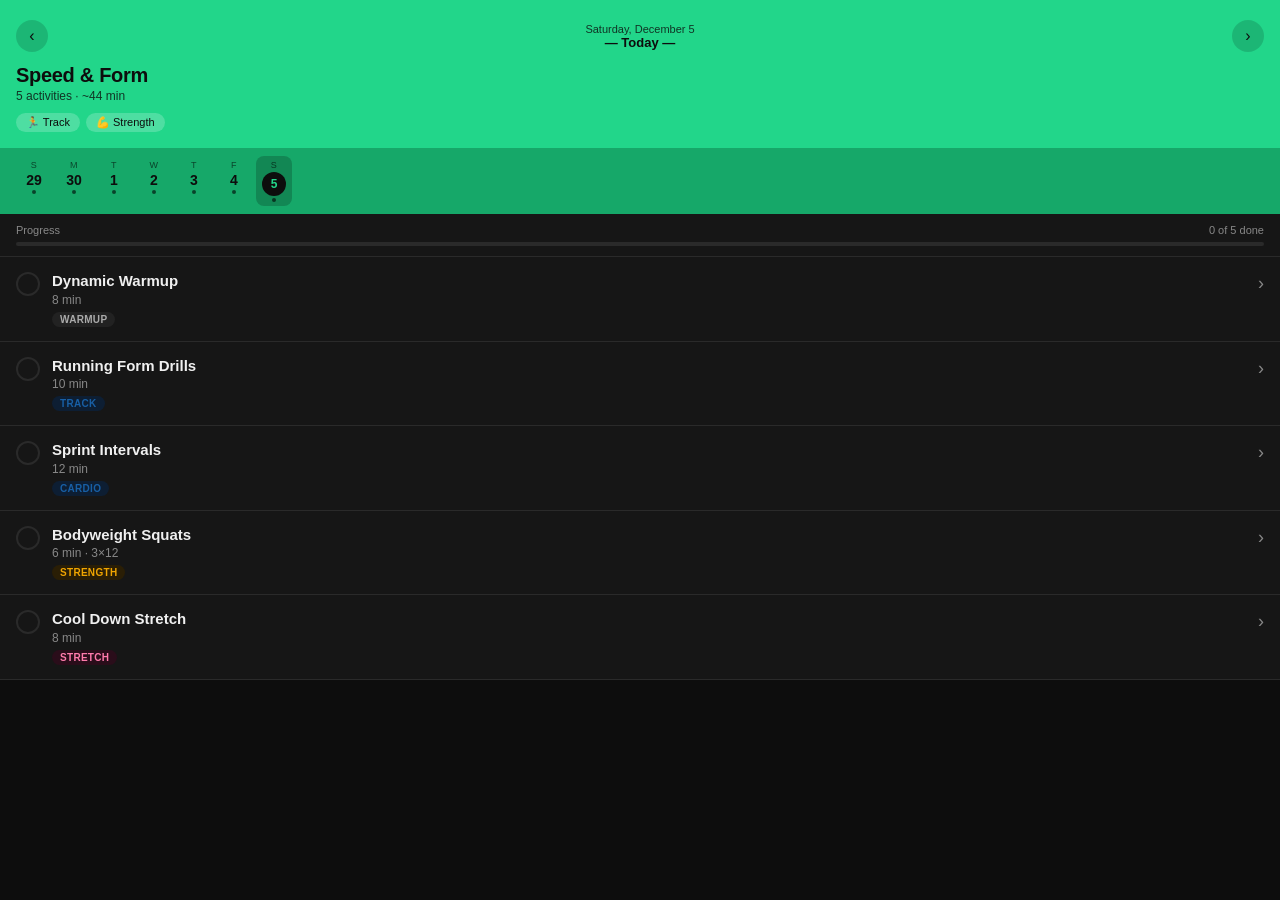
<file: train-today.html>
<!DOCTYPE html>
<html lang="en">
<head>
<meta charset="UTF-8">
<meta name="viewport" content="width=device-width, initial-scale=1.0">
<title>Train Today</title>
<style>
  * { box-sizing: border-box; margin: 0; padding: 0; }

  :root {
    --green: #22D68A;
    --green-light: #0d2e1f;
    --green-dark: #16a869;
    --blue: #4DA8FF;
    --blue-light: #0d1e33;
    --amber: #F0A500;
    --amber-light: #2a1e05;
    --red: #FF5C5C;
    --red-light: #2a0f0f;
    --purple: #A89BFF;
    --purple-light: #1a1740;
    --pink: #FF7BAC;
    --pink-light: #2a0d1a;
    --text: #f0f0f0;
    --text-secondary: #888;
    --border: #2a2a2a;
    --bg: #0d0d0d;
    --card: #161616;
  }

  body {
    font-family: -apple-system, BlinkMacSystemFont, 'Segoe UI', sans-serif;
    background: var(--bg);
    color: var(--text);
    min-height: 100vh;
    -webkit-tap-highlight-color: transparent;
  }

  /* HEADER */
  .header {
    background: var(--green);
    color: #0d0d0d;
    padding: 20px 16px 16px;
    position: sticky;
    top: 0;
    z-index: 10;
  }
  .header-top {
    display: flex;
    align-items: center;
    justify-content: space-between;
    margin-bottom: 12px;
  }
  .header-nav {
    display: flex;
    align-items: center;
    gap: 8px;
  }
  .nav-btn {
    background: rgba(0,0,0,0.15);
    border: none;
    color: #0d0d0d;
    width: 32px;
    height: 32px;
    border-radius: 50%;
    font-size: 16px;
    cursor: pointer;
    display: flex;
    align-items: center;
    justify-content: center;
  }
  .nav-btn:active { background: rgba(255,255,255,0.35); }
  .header-date-label {
    font-size: 11px;
    opacity: 0.8;
    text-align: center;
  }
  .header-day-label {
    font-size: 13px;
    font-weight: 600;
    text-align: center;
  }
  .header-title {
    font-size: 20px;
    font-weight: 700;
    letter-spacing: -0.3px;
  }
  .header-meta {
    font-size: 12px;
    opacity: 0.8;
    margin-top: 2px;
  }
  .sport-pills {
    display: flex;
    gap: 6px;
    flex-wrap: wrap;
    margin-top: 10px;
  }
  .sport-pill {
    background: rgba(255,255,255,0.2);
    border-radius: 20px;
    padding: 3px 10px;
    font-size: 11px;
    font-weight: 500;
  }

  /* PROGRESS */
  .progress-bar-wrap {
    padding: 10px 16px;
    background: var(--card);
    border-bottom: 1px solid var(--border);
  }
  .progress-row {
    display: flex;
    justify-content: space-between;
    font-size: 11px;
    color: var(--text-secondary);
    margin-bottom: 6px;
  }
  .progress-track {
    height: 4px;
    background: var(--border);
    border-radius: 2px;
  }
  .progress-fill {
    height: 4px;
    background: var(--green);
    border-radius: 2px;
    transition: width 0.4s ease;
  }

  /* ACTIVITIES */
  .activities { padding: 0 0 80px; }

  .activity-item {
    background: var(--card);
    border-bottom: 1px solid var(--border);
  }
  .activity-row {
    display: flex;
    align-items: flex-start;
    gap: 12px;
    padding: 14px 16px;
    cursor: pointer;
    user-select: none;
  }
  .check-circle {
    width: 24px;
    height: 24px;
    border-radius: 50%;
    border: 2px solid var(--border);
    flex-shrink: 0;
    margin-top: 1px;
    display: flex;
    align-items: center;
    justify-content: center;
    transition: all 0.2s;
  }
  .check-circle.done {
    background: var(--green);
    border-color: var(--green);
  }
  .check-icon {
    display: none;
    color: white;
    font-size: 13px;
    font-weight: 700;
  }
  .check-circle.done .check-icon { display: block; }

  .activity-text { flex: 1; min-width: 0; }
  .activity-name {
    font-size: 15px;
    font-weight: 600;
    line-height: 1.3;
  }
  .activity-name.done {
    text-decoration: line-through;
    color: var(--text-secondary);
  }
  .activity-duration {
    font-size: 12px;
    color: var(--text-secondary);
    margin-top: 2px;
  }
  .tag {
    display: inline-block;
    font-size: 10px;
    font-weight: 600;
    padding: 2px 8px;
    border-radius: 10px;
    margin-top: 5px;
    text-transform: uppercase;
    letter-spacing: 0.3px;
  }
  .tag-soccer { background: var(--green-light); color: var(--green-dark); }
  .tag-cardio { background: var(--blue-light); color: #185FA5; }
  .tag-strength { background: var(--amber-light); color: #F0A500; }
  .tag-plyo { background: var(--purple-light); color: #3C3489; }
  .tag-stretch { background: var(--pink-light); color: #FF7BAC; }
  .tag-football { background: var(--red-light); color: #791F1F; }
  .tag-track { background: var(--blue-light); color: #185FA5; }
  .tag-warmup { background: #222; color: #aaa; }

  .chevron {
    font-size: 18px;
    color: var(--text-secondary);
    margin-top: 2px;
    transition: transform 0.2s;
    flex-shrink: 0;
  }
  .chevron.open { transform: rotate(90deg); }

  .activity-detail {
    display: none;
    padding: 0 16px 14px 52px;
    font-size: 13px;
    color: var(--text-secondary);
    line-height: 1.65;
  }
  .activity-detail.open { display: block; }
  .detail-title {
    font-size: 11px;
    font-weight: 700;
    text-transform: uppercase;
    letter-spacing: 0.5px;
    color: var(--green-dark);
    margin-bottom: 6px;
  }
  .detail-steps {
    list-style: none;
    counter-reset: step;
  }
  .detail-steps li {
    counter-increment: step;
    padding: 4px 0 4px 22px;
    position: relative;
    border-bottom: 1px solid var(--border);
  }
  .detail-steps li:last-child { border-bottom: none; }
  .detail-steps li::before {
    content: counter(step);
    position: absolute;
    left: 0;
    top: 5px;
    width: 16px;
    height: 16px;
    background: var(--green-light);
    color: var(--green-dark);
    border-radius: 50%;
    font-size: 9px;
    font-weight: 700;
    display: flex;
    align-items: center;
    justify-content: center;
  }

  /* REST DAY */
  .rest-card {
    margin: 32px 16px;
    background: var(--card);
    border-radius: 16px;
    border: 1px solid var(--border);
    padding: 32px 20px;
    text-align: center;
  }
  .rest-emoji { font-size: 48px; margin-bottom: 12px; }
  .rest-title { font-size: 20px; font-weight: 700; margin-bottom: 6px; }
  .rest-sub { font-size: 14px; color: var(--text-secondary); line-height: 1.5; }

  /* TODAY BUTTON */
  .today-btn-wrap {
    position: fixed;
    bottom: 20px;
    left: 50%;
    transform: translateX(-50%);
    z-index: 20;
  }
  .today-btn {
    background: var(--text);
    color: white;
    border: none;
    border-radius: 24px;
    padding: 10px 22px;
    font-size: 13px;
    font-weight: 600;
    cursor: pointer;
    box-shadow: 0 4px 16px rgba(0,0,0,0.2);
    display: none;
  }
  .today-btn.visible { display: block; }

  /* WEEK STRIP */
  .week-strip {
    background: var(--green-dark);
    padding: 8px 16px;
    display: flex;
    gap: 4px;
    overflow-x: auto;
    scrollbar-width: none;
  }
  .week-strip::-webkit-scrollbar { display: none; }
  .week-day {
    display: flex;
    flex-direction: column;
    align-items: center;
    gap: 2px;
    min-width: 36px;
    padding: 4px 4px;
    border-radius: 8px;
    cursor: pointer;
    flex-shrink: 0;
  }
  .week-day.active { background: rgba(0,0,0,0.2); }
  .week-day-name { font-size: 9px; color: rgba(0,0,0,0.6); text-transform: uppercase; letter-spacing: 0.3px; }
  .week-day-num { font-size: 14px; font-weight: 600; color: #0d0d0d; }
  .week-dot { width: 4px; height: 4px; border-radius: 50%; background: rgba(0,0,0,0.3); }
  .week-dot.has-workout { background: rgba(0,0,0,0.6); }
  .week-day.today .week-day-num {
    background: #0d0d0d;
    color: var(--green);
    border-radius: 50%;
    width: 24px;
    height: 24px;
    display: flex;
    align-items: center;
    justify-content: center;
    font-size: 12px;
  }
</style>
</head>
<body>

<div id="app"></div>

<div class="today-btn-wrap">
  <button class="today-btn" id="todayBtn" onclick="goToToday()">↑ Jump to Today</button>
</div>

<script>
// ─── ACTIVITY LIBRARY ──────────────────────────────────────────────────────

const ACTIVITIES = {

  // WARMUPS
  dynamicWarmup: {
    name: "Dynamic Warmup",
    duration: "8 min",
    tag: "warmup",
    steps: [
      "Jog in place for 1 minute to get your heart rate up.",
      "High knees: lift each knee up to your belly button while jogging — 30 seconds.",
      "Butt kicks: kick your heels up toward your butt while jogging — 30 seconds.",
      "Leg swings: hold a wall or fence, swing each leg forward and back 10 times.",
      "Arm circles: big circles forward 10 times, then backward 10 times.",
      "Hip circles: hands on hips, make big circles with your hips — 10 each way.",
      "Lateral shuffles: side-step quickly back and forth — 30 seconds.",
    ]
  },

  // SOCCER
  jugglingBasic: {
    name: "Juggling Practice",
    duration: "10 min",
    tag: "soccer",
    steps: [
      "Drop the ball, let it bounce once, then kick it up with the top of your foot (laces). Catch it. Repeat.",
      "Once you feel comfortable, try to kick it twice before catching it.",
      "Keep your foot flat when you kick — imagine your foot is a shelf the ball sits on.",
      "Count your best streak! Write it down and try to beat it tomorrow.",
      "If you get good, try alternating feet: right, left, right, left.",
    ]
  },
  coneDribbling: {
    name: "Cone Dribbling",
    duration: "12 min · 3 sets",
    tag: "soccer",
    steps: [
      "Set up 5 cones (or water bottles, shoes — anything!) in a straight line, about 3 feet apart.",
      "Dribble through them using only the inside of your foot. Go slow and controlled first.",
      "Come back through using the outside of your foot.",
      "Rest 30 seconds, then repeat. Try to go a little faster each set.",
      "Bonus: time yourself and try to beat your record!",
    ]
  },
  passAndMove: {
    name: "Wall Passing",
    duration: "10 min",
    tag: "soccer",
    steps: [
      "Stand about 6 feet from a wall or rebounder.",
      "Pass the ball firmly against the wall with the inside of your foot.",
      "Control the return with your opposite foot — soft touch!",
      "Try 20 passes with your right foot, then 20 with your left foot.",
      "Move back a few feet once you're comfortable and repeat.",
    ]
  },
  shootingDrill: {
    name: "Shooting Practice",
    duration: "10 min",
    tag: "soccer",
    steps: [
      "Set up a goal (use cones or pick a spot on a wall/fence).",
      "Start 10 feet away. Shoot using your laces — make sure you follow through!",
      "Take 10 shots from straight on, then 10 from the left side, then 10 from the right.",
      "After each shot, jog to get the ball — don't just walk!",
      "Try aiming for corners (low left, low right) instead of straight at the middle.",
    ]
  },
  firstTouchDrill: {
    name: "First Touch Drill",
    duration: "10 min",
    tag: "soccer",
    steps: [
      "Toss the ball up in the air about head height. Let it drop.",
      "Stop the ball dead with the sole (bottom) of your foot before it bounces twice.",
      "Then try stopping it with the inside of your foot.",
      "Do 15 reps each foot. The goal is a soft, controlled touch — not kicking it away.",
      "Challenge: toss higher and try to chest-trap it, then foot trap before it bounces.",
    ]
  },
  insideOutsideDribble: {
    name: "Inside/Outside Dribble",
    duration: "10 min",
    tag: "soccer",
    steps: [
      "In an open space, dribble forward tapping the ball with the inside of your right foot, then the outside.",
      "Inside tap, outside tap, inside tap, outside tap — keep a rhythm.",
      "Do this for 20 yards, then turn around and come back.",
      "Repeat 4 times, then switch to your left foot.",
      "This improves your ball control and makes you harder to defend.",
    ]
  },

  // FOOTBALL
  routeRunning: {
    name: "Route Running",
    duration: "10 min",
    tag: "football",
    steps: [
      "Set up 2 cones: one where you start, one 10 yards ahead.",
      "Run hard to the cone, then cut sharply to the right (out route). Raise your hands like you're catching.",
      "Jog back. Repeat, this time cutting to the left.",
      "Do 6 reps each direction. Focus on planting your outside foot hard before cutting.",
      "Advanced: add a third cone and practice a corner route — go straight, cut out at 45°.",
    ]
  },
  handCatching: {
    name: "Catching Drills",
    duration: "10 min",
    tag: "football",
    steps: [
      "Toss a football up and catch with just your fingertips — not your palms.",
      "Run 5 yards, turn around, catch a toss. Eyes on the ball the whole time, not the catcher.",
      "Try catching while looking away, then turning at the last second.",
      "10 catches straight on, then run routes and catch — 5 cuts left, 5 cuts right.",
      "Remember: catch the ball, THEN tuck it in. Don't tuck early!",
    ]
  },
  footballAgility: {
    name: "Football Agility",
    duration: "10 min",
    tag: "football",
    steps: [
      "Set up 4 cones in a square about 5 yards apart.",
      "Sprint forward to the first cone, shuffle sideways to the second, backpedal to the third, shuffle back to start.",
      "This is called a 4-corner drill — it's used by real NFL players!",
      "Do 4 rounds, resting 30 seconds between each.",
      "Try to keep your hips low and stay on the balls of your feet — no flat-footed running!",
    ]
  },

  // CARDIO
  sprintIntervals: {
    name: "Sprint Intervals",
    duration: "12 min",
    tag: "cardio",
    steps: [
      "Find a flat area — a backyard, street, or park works great.",
      "Mark a start and end point about 30-40 yards apart.",
      "Sprint as FAST as you can from one end to the other.",
      "Walk back slowly — this is your rest.",
      "Do 8 sprints total. Rest 45 seconds after every 2 sprints.",
    ]
  },
  bikeRide: {
    name: "Bike Ride",
    duration: "20 min",
    tag: "cardio",
    steps: [
      "Gear up — helmet on, no shortcuts!",
      "Ride at a comfortable pace for the first 5 minutes to warm up your legs.",
      "For the middle 10 minutes, try to go a little faster — you should be breathing harder.",
      "Cool down the last 5 minutes at an easy pace.",
      "Try to explore a slightly different route each time!",
    ]
  },
  suicideSprints: {
    name: "Suicide Sprints",
    duration: "10 min",
    tag: "cardio",
    steps: [
      "Set up 4 cones in a line: 5 yards, 10 yards, 15 yards, and 20 yards from your start.",
      "Sprint to the first cone, touch it (or the ground), sprint back to start.",
      "Sprint to the second cone, back to start. Then third, then fourth.",
      "That's 1 full suicide. Rest 45 seconds and repeat.",
      "Try to complete 3–4 suicides. These are tough — give everything!",
    ]
  },
  agilityLadder: {
    name: "Agility Ladder Work",
    duration: "10 min",
    tag: "cardio",
    steps: [
      "No ladder? Use chalk or tape on the ground to make 10 boxes, each about 18 inches.",
      "Run through stepping one foot in each box as fast as you can.",
      "Try lateral shuffles: step side to side through each box.",
      "Try the in-in-out-out pattern: both feet in, both feet out the sides, repeat.",
      "Rest 20 seconds between each pass. Do 3 passes of each pattern.",
    ]
  },

  // PLYOMETRICS
  boxJumps: {
    name: "Box Jumps",
    duration: "8 min · 3×8",
    tag: "plyo",
    steps: [
      "Find a sturdy box, step, or ledge about 12-18 inches high.",
      "Stand about 1 foot in front. Bend your knees, swing your arms back.",
      "Explode up — swing arms forward, jump, land SOFTLY on top with bent knees.",
      "Step back down (don't jump down). Reset and go again.",
      "Do 8 jumps, rest 30 seconds, repeat 3 times. LAND SOFT — no loud thuds!",
    ]
  },
  broadJumps: {
    name: "Broad Jumps",
    duration: "8 min · 3×6",
    tag: "plyo",
    steps: [
      "Stand with feet shoulder-width apart. Bend your knees and swing arms back.",
      "Jump as FAR forward as you can — use your arms to help propel you.",
      "Land softly with both feet, knees bent like a shock absorber.",
      "Mark where you landed. Try to beat your distance each jump!",
      "Do 6 jumps, rest 30 seconds, repeat 3 times.",
    ]
  },
  lateralBounds: {
    name: "Lateral Bounds",
    duration: "8 min · 3×8",
    tag: "plyo",
    steps: [
      "Stand on your right foot. Bend your knee slightly.",
      "Jump sideways to the left, landing on your LEFT foot only. Balance for 1 second.",
      "Then jump back to the right, landing on your RIGHT foot. That's 1 rep.",
      "Keep your chest up and land soft — pretend the floor is hot!",
      "Do 8 total bounds, rest 30 seconds, repeat 3 times.",
    ]
  },
  jumpSquats: {
    name: "Jump Squats",
    duration: "8 min · 3×10",
    tag: "plyo",
    steps: [
      "Stand with feet shoulder-width apart, toes pointing slightly out.",
      "Lower into a squat — thighs parallel to the ground, chest up.",
      "Explode up and jump as high as you can!",
      "Land softly back in the squat position. Don't let your knees cave in.",
      "Do 10 jump squats, rest 30 seconds, repeat 3 sets.",
    ]
  },

  // STRENGTH
  pushups: {
    name: "Push-Ups",
    duration: "6 min · 3×10",
    tag: "strength",
    steps: [
      "Start in a plank: hands slightly wider than shoulders, body in a straight line.",
      "Lower your chest to just above the ground. Keep elbows at a 45° angle — not flared wide.",
      "Push back up to start. That's 1 rep.",
      "Keep your core tight the whole time — no sagging hips!",
      "Do 10, rest 30 seconds, repeat 3 sets. Can't do 10? Do 5 on your knees — that's great too!",
    ]
  },
  mountainClimbers: {
    name: "Mountain Climbers",
    duration: "6 min · 3×20 sec",
    tag: "strength",
    steps: [
      "Start in a push-up position — arms straight, body flat like a board.",
      "Drive your right knee toward your chest, then quickly switch — left knee in, right leg out.",
      "Keep alternating fast, like you're running in place horizontally.",
      "Keep hips down — don't let your butt stick up in the air.",
      "Go for 20 seconds, rest 20 seconds. Repeat 3 times. It should burn!",
    ]
  },
  tricepDips: {
    name: "Tricep Dips",
    duration: "6 min · 3×10",
    tag: "strength",
    steps: [
      "Find a sturdy chair, bench, or low step. Sit on the edge.",
      "Put your hands next to your hips, fingers pointing forward.",
      "Slide your butt off the edge, legs out in front with knees slightly bent.",
      "Bend elbows and lower yourself down until elbows reach 90°.",
      "Push back up to start. That's 1 rep. Do 10, rest 30 seconds, 3 sets.",
    ]
  },
  plankHold: {
    name: "Plank Hold",
    duration: "5 min · 3×30 sec",
    tag: "strength",
    steps: [
      "Get in push-up position. Drop to your forearms — elbows under shoulders.",
      "Body should be straight from head to heels — like a wooden plank.",
      "Squeeze your belly button toward your spine. Don't hold your breath!",
      "Hold for 30 seconds. Rest 20 seconds. Repeat 3 times.",
      "Too easy? Lift one foot off the ground to make it harder.",
    ]
  },
  squats: {
    name: "Bodyweight Squats",
    duration: "6 min · 3×12",
    tag: "strength",
    steps: [
      "Stand with feet shoulder-width apart, toes pointed out slightly.",
      "Stretch your arms out in front for balance.",
      "Sit back and down like you're sitting into a chair — chest stays up!",
      "Lower until thighs are parallel to the ground (or as low as comfortable).",
      "Drive through your heels to stand back up. Do 12, rest 30 seconds, 3 sets.",
    ]
  },
  burpees: {
    name: "Burpees",
    duration: "6 min · 3×6",
    tag: "strength",
    steps: [
      "Stand up straight. Drop hands to the floor, jump feet back to a plank.",
      "Do one push-up (or skip it if you're tired).",
      "Jump feet back to your hands, then explode up — jump and clap overhead!",
      "Land soft, immediately go into the next one.",
      "Do 6, rest 40 seconds, repeat 3 sets. These are HARD but make you super athletic!",
    ]
  },
  lunges: {
    name: "Walking Lunges",
    duration: "6 min · 3×10 each leg",
    tag: "strength",
    steps: [
      "Stand tall, feet together. Step your right foot forward about 2 feet.",
      "Lower your back knee toward the ground — front thigh should be parallel to the floor.",
      "Push up through your front heel and bring your back foot forward. That's 1 rep.",
      "Keep your chest up and don't let your front knee go past your toes.",
      "Do 10 lunges each leg, rest 30 seconds, repeat 3 sets.",
    ]
  },

  // TRACK
  trackSprints: {
    name: "Track Sprints",
    duration: "12 min",
    tag: "track",
    steps: [
      "Find a straight path — driveway, sidewalk, or field works great.",
      "Mark a 50-yard distance (about 45 steps).",
      "Sprint at full effort from one end to the other.",
      "Walk back slowly — this is your rest period.",
      "Do 6 sprints. Rest 1 minute after every 2 sprints. Focus on FORM: drive your knees up, pump your arms!",
    ]
  },
  strideDrills: {
    name: "Running Form Drills",
    duration: "10 min",
    tag: "track",
    steps: [
      "A-skips: march forward with an exaggerated knee drive, skipping. 20 yards.",
      "B-skips: same as A-skips, but kick your leg out at the top. 20 yards.",
      "High knees: sprint in place driving knees as high as possible — 20 seconds.",
      "Butt kicks: sprint in place kicking heels to your butt — 20 seconds.",
      "Straight-leg bounds: jump forward off alternate feet with straight legs. 20 yards. Rest, repeat 2x.",
    ]
  },

  // STRETCHING
  coolDownStretch: {
    name: "Cool Down Stretch",
    duration: "8 min",
    tag: "stretch",
    steps: [
      "Quad stretch: stand on one leg, pull your other heel to your butt. Hold 20 seconds each leg.",
      "Hamstring stretch: sit on the ground, legs out, reach toward your toes. Hold 30 seconds.",
      "Hip flexor stretch: kneel on one knee, lean your hips forward. Hold 20 seconds each side.",
      "Seated butterfly: sit with feet together, press knees toward the ground. Hold 30 seconds.",
      "Shoulder cross: pull one arm across your chest, hold with the other. 20 seconds each arm.",
      "Child's pose: kneel and reach arms forward, rest forehead down. Hold 30 seconds. Breathe slow!",
    ]
  },
  hipMobility: {
    name: "Hip Mobility",
    duration: "6 min",
    tag: "stretch",
    steps: [
      "Hip circles: hands on hips, make big slow circles — 10 each direction.",
      "Pigeon pose: from push-up position, bring right knee to right wrist, extend left leg back. Hold 30 seconds.",
      "Switch legs. Hold 30 seconds.",
      "Deep squat hold: feet slightly wider than hips, squat all the way down, hold for 30 seconds.",
      "Lateral lunge stretch: step wide right, bend right knee, keep left leg straight. Hold 20 seconds each side.",
    ]
  },
};

// ─── SCHEDULE BUILDER ──────────────────────────────────────────────────────

// Epoch for week-cycle calculation (arbitrary fixed Monday)
const EPOCH = new Date(2025, 5, 16); // June 16, 2025 (a Monday)

function getWorkoutForDate(d) {
  // Theme rotation: every day has a workout — he decides his own rest days
  const weekPatterns = [
    // Mon, Tue, Wed, Thu, Fri, Sat, Sun
    ['soccer1','strength1','cardio1','soccer2','plyo1','football1','track1'],
    ['track1','strength2','soccer3','cardio2','football1','plyo2','soccer4'],
    ['soccer4','plyo2','strength3','soccer5','cardio3','football2','track2'],
    ['football2','strength4','soccer6','track2','plyo3','soccer1','strength1'],
    ['soccer1','cardio4','strength5','soccer2','plyo1','football2','track1'],
    ['track1','strength2','soccer3','cardio2','football1','plyo3','soccer5'],
    ['soccer4','plyo2','strength3','soccer5','cardio3','track2','football2'],
    ['football2','strength4','soccer6','track2','plyo3','soccer3','cardio4'],
    ['soccer1','cardio4','strength5','soccer2','plyo1','football1','track1'],
    ['track1','strength2','soccer3','cardio2','football2','plyo2','soccer6'],
  ];

  const dayWorkouts = {
    soccer1: {
      title: "Soccer Skills",
      activities: ['dynamicWarmup','jugglingBasic','coneDribbling','sprintIntervals','coolDownStretch'],
      sports: ['⚽ Soccer','🏃 Cardio']
    },
    soccer2: {
      title: "Soccer Focus",
      activities: ['dynamicWarmup','insideOutsideDribble','wallPassing','jumpSquats','coolDownStretch'],
      sports: ['⚽ Soccer','🤸 Plyo']
    },
    soccer3: {
      title: "Ball Control Day",
      activities: ['dynamicWarmup','jugglingBasic','firstTouchDrill','broadJumps','coolDownStretch'],
      sports: ['⚽ Soccer','🤸 Plyo']
    },
    soccer4: {
      title: "Shooting Day",
      activities: ['dynamicWarmup','shootingDrill','coneDribbling','pushups','coolDownStretch'],
      sports: ['⚽ Soccer','💪 Strength']
    },
    soccer5: {
      title: "Dribbling & Passing",
      activities: ['dynamicWarmup','insideOutsideDribble','wallPassing','suicideSprints','coolDownStretch'],
      sports: ['⚽ Soccer','🏃 Cardio']
    },
    soccer6: {
      title: "Full Soccer Session",
      activities: ['dynamicWarmup','jugglingBasic','shootingDrill','lateralBounds','hipMobility'],
      sports: ['⚽ Soccer','🤸 Plyo']
    },
    football1: {
      title: "Football Day",
      activities: ['dynamicWarmup','routeRunning','handCatching','tricepDips','coolDownStretch'],
      sports: ['🏈 Football','💪 Strength']
    },
    football2: {
      title: "Football Agility",
      activities: ['dynamicWarmup','footballAgility','routeRunning','plankHold','coolDownStretch'],
      sports: ['🏈 Football','💪 Strength']
    },
    track1: {
      title: "Track & Speed",
      activities: ['dynamicWarmup','strideDrills','trackSprints','boxJumps','coolDownStretch'],
      sports: ['🏃 Track','🤸 Plyo']
    },
    track2: {
      title: "Speed & Form",
      activities: ['dynamicWarmup','strideDrills','sprintIntervals','squats','coolDownStretch'],
      sports: ['🏃 Track','💪 Strength']
    },
    strength1: {
      title: "Strength Day",
      activities: ['dynamicWarmup','pushups','squats','mountainClimbers','plankHold','coolDownStretch'],
      sports: ['💪 Strength']
    },
    strength2: {
      title: "Strength Circuit",
      activities: ['dynamicWarmup','lunges','tricepDips','burpees','plankHold','coolDownStretch'],
      sports: ['💪 Strength']
    },
    strength3: {
      title: "Power Strength",
      activities: ['dynamicWarmup','squats','pushups','mountainClimbers','jumpSquats','coolDownStretch'],
      sports: ['💪 Strength','🤸 Plyo']
    },
    strength4: {
      title: "Full Body Strength",
      activities: ['dynamicWarmup','burpees','lunges','tricepDips','mountainClimbers','coolDownStretch'],
      sports: ['💪 Strength']
    },
    strength5: {
      title: "Strength & Core",
      activities: ['dynamicWarmup','pushups','plankHold','squats','lunges','coolDownStretch'],
      sports: ['💪 Strength']
    },
    cardio1: {
      title: "Cardio Day",
      activities: ['dynamicWarmup','suicideSprints','bikeRide','hipMobility'],
      sports: ['🏃 Cardio']
    },
    cardio2: {
      title: "Cardio Blast",
      activities: ['dynamicWarmup','sprintIntervals','agilityLadder','coolDownStretch'],
      sports: ['🏃 Cardio']
    },
    cardio3: {
      title: "Endurance Day",
      activities: ['dynamicWarmup','bikeRide','suicideSprints','coolDownStretch'],
      sports: ['🏃 Cardio']
    },
    cardio4: {
      title: "Speed Day",
      activities: ['dynamicWarmup','agilityLadder','sprintIntervals','broadJumps','hipMobility'],
      sports: ['🏃 Cardio','🤸 Plyo']
    },
    plyo1: {
      title: "Plyometrics Day",
      activities: ['dynamicWarmup','boxJumps','broadJumps','lateralBounds','coolDownStretch'],
      sports: ['🤸 Plyo']
    },
    plyo2: {
      title: "Explosive Power",
      activities: ['dynamicWarmup','jumpSquats','lateralBounds','broadJumps','mountainClimbers','coolDownStretch'],
      sports: ['🤸 Plyo','💪 Strength']
    },
    plyo3: {
      title: "Jump Training",
      activities: ['dynamicWarmup','boxJumps','jumpSquats','broadJumps','coolDownStretch'],
      sports: ['🤸 Plyo']
    }
  };

  // Fix: wall passing key
  ACTIVITIES['wallPassing'] = ACTIVITIES['passAndMove'];

  const dow = d.getDay(); // 0=Sun
  const patternDay = (dow + 6) % 7; // Mon=0 ... Sun=6
  const weekNum = Math.floor((d - EPOCH) / (7 * 86400000));
  // Cycle through patterns indefinitely
  const patternIndex = ((weekNum % weekPatterns.length) + weekPatterns.length) % weekPatterns.length;
  const workoutKey = weekPatterns[patternIndex][patternDay];
  const workout = dayWorkouts[workoutKey];

  if (!workout) return null;
  return {
    title: workout.title,
    sports: workout.sports,
    activities: workout.activities.map(k => ({ id: k, ...ACTIVITIES[k] }))
  };
}

// ─── STATE ─────────────────────────────────────────────────────────────────

const today = new Date();
today.setHours(0,0,0,0);

function dateKey(d) {
  return `${d.getFullYear()}-${String(d.getMonth()+1).padStart(2,'0')}-${String(d.getDate()).padStart(2,'0')}`;
}

let displayDate = new Date(today);

const checked = {}; // dateKey -> Set of activity ids
const expanded = {}; // dateKey+actId -> bool

function getChecked(dk) {
  if (!checked[dk]) checked[dk] = new Set();
  return checked[dk];
}

// ─── RENDER ────────────────────────────────────────────────────────────────

function formatDisplayDate(d) {
  return d.toLocaleDateString('en-US', { weekday: 'long', month: 'long', day: 'numeric' });
}

function formatShortDate(d) {
  return d.toLocaleDateString('en-US', { month: 'short', day: 'numeric' });
}

function isToday(d) {
  const t = new Date(); t.setHours(0,0,0,0);
  return d.getTime() === t.getTime();
}

function render() {
  const dk = dateKey(displayDate);
  const workout = getWorkoutForDate(displayDate);
  const ch = getChecked(dk);

  let html = '';

  // Header
  const totalMin = workout ? workout.activities.reduce((s, a) => {
    const m = parseInt(a.duration);
    return s + (isNaN(m) ? 0 : m);
  }, 0) : 0;

  html += `<div class="header">
    <div class="header-top">
      <div class="header-nav">
        <button class="nav-btn" onclick="shiftDay(-1)">‹</button>
      </div>
      <div style="text-align:center">
        <div class="header-date-label">${formatDisplayDate(displayDate)}</div>
        <div class="header-day-label">${isToday(displayDate) ? '— Today —' : ''}</div>
      </div>
      <div class="header-nav">
        <button class="nav-btn" onclick="shiftDay(1)">›</button>
      </div>
    </div>
    <div class="header-title">${workout ? workout.title : 'Rest Day'}</div>`;

  if (workout) {
    html += `<div class="header-meta">${workout.activities.length} activities · ~${totalMin} min</div>
    <div class="sport-pills">${workout.sports.map(s => `<span class="sport-pill">${s}</span>`).join('')}</div>`;
  }
  html += `</div>`;

  // Week strip
  html += buildWeekStrip();

  if (workout) {
    // Progress
    const doneCount = workout.activities.filter(a => ch.has(a.id)).length;
    const pct = Math.round((doneCount / workout.activities.length) * 100);
    html += `<div class="progress-bar-wrap">
      <div class="progress-row"><span>Progress</span><span>${doneCount} of ${workout.activities.length} done</span></div>
      <div class="progress-track"><div class="progress-fill" style="width:${pct}%"></div></div>
    </div>`;

    // Activities
    html += `<div class="activities">`;
    for (const act of workout.activities) {
      const done = ch.has(act.id);
      const expKey = dk + act.id;
      const isExp = !!expanded[expKey];
      const tagClass = 'tag-' + act.tag;

      html += `<div class="activity-item">
        <div class="activity-row" onclick="toggleActivity('${dk}','${act.id}','${expKey}')">
          <div class="check-circle ${done ? 'done' : ''}" onclick="toggleCheck(event,'${dk}','${act.id}')">
            <span class="check-icon">✓</span>
          </div>
          <div class="activity-text">
            <div class="activity-name ${done ? 'done' : ''}">${act.name}</div>
            <div class="activity-duration">${act.duration}</div>
            <span class="tag ${tagClass}">${act.tag}</span>
          </div>
          <div class="chevron ${isExp ? 'open' : ''}">›</div>
        </div>`;

      if (isExp && act.steps) {
        html += `<div class="activity-detail open">
          <div class="detail-title">How to do it:</div>
          <ol class="detail-steps">${act.steps.map(s => `<li>${s}</li>`).join('')}</ol>
        </div>`;
      }
      html += `</div>`;
    }
    html += `</div>`;
  }

  document.getElementById('app').innerHTML = html;

  // Show/hide today button
  const todayBtn = document.getElementById('todayBtn');
  if (isToday(displayDate)) {
    todayBtn.classList.remove('visible');
  } else {
    todayBtn.classList.add('visible');
  }
}

function buildWeekStrip() {
  // Show week containing displayDate
  const weekStart = new Date(displayDate);
  const dow = weekStart.getDay();
  weekStart.setDate(weekStart.getDate() - dow); // go to Sunday

  let html = `<div class="week-strip" id="weekStrip">`;
  const days = ['S','M','T','W','T','F','S'];
  for (let i = 0; i < 7; i++) {
    const d = new Date(weekStart);
    d.setDate(d.getDate() + i);
    const dk = dateKey(d);
    const hasWorkout = true;
    const isActive = dateKey(d) === dateKey(displayDate);
    const isTod = isToday(d);

    html += `<div class="week-day ${isActive ? 'active' : ''} ${isTod ? 'today' : ''}" onclick="goToDate('${dk}')">
      <span class="week-day-name">${days[i]}</span>
      <span class="week-day-num">${d.getDate()}</span>
      <span class="week-dot ${hasWorkout ? 'has-workout' : ''}"></span>
    </div>`;
  }
  html += `</div>`;
  return html;
}

// ─── INTERACTIONS ──────────────────────────────────────────────────────────

function shiftDay(n) {
  displayDate.setDate(displayDate.getDate() + n);
  render();
  window.scrollTo(0, 0);
}

function goToDate(dk) {
  const parts = dk.split('-');
  displayDate = new Date(parseInt(parts[0]), parseInt(parts[1])-1, parseInt(parts[2]));
  render();
  window.scrollTo(0, 0);
}

function goToToday() {
  displayDate = new Date(today);
  render();
  window.scrollTo(0, 0);
}

function toggleCheck(e, dk, actId) {
  e.stopPropagation();
  const ch = getChecked(dk);
  if (ch.has(actId)) ch.delete(actId); else ch.add(actId);
  render();
}

function toggleActivity(dk, actId, expKey) {
  expanded[expKey] = !expanded[expKey];
  render();
}

// ─── BOOT ──────────────────────────────────────────────────────────────────
render();
</script>
</body>
</html>
</file>
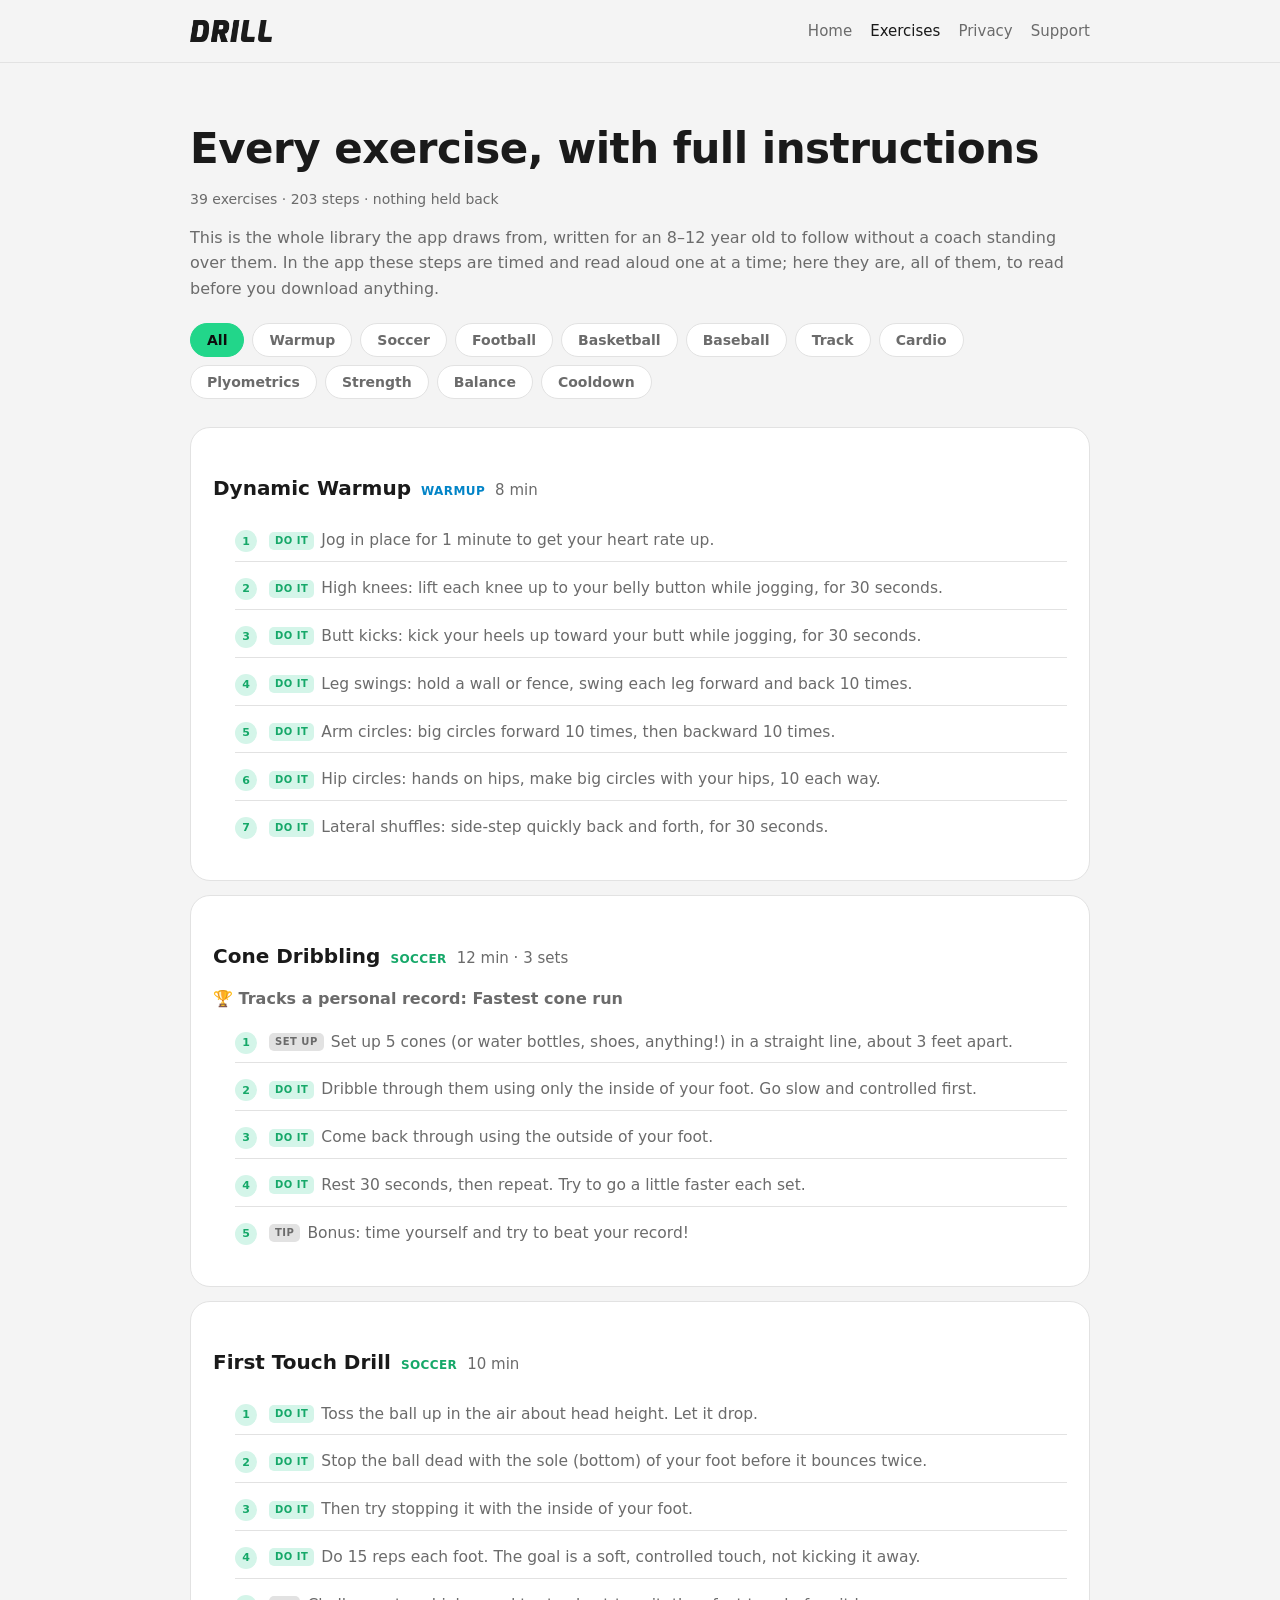
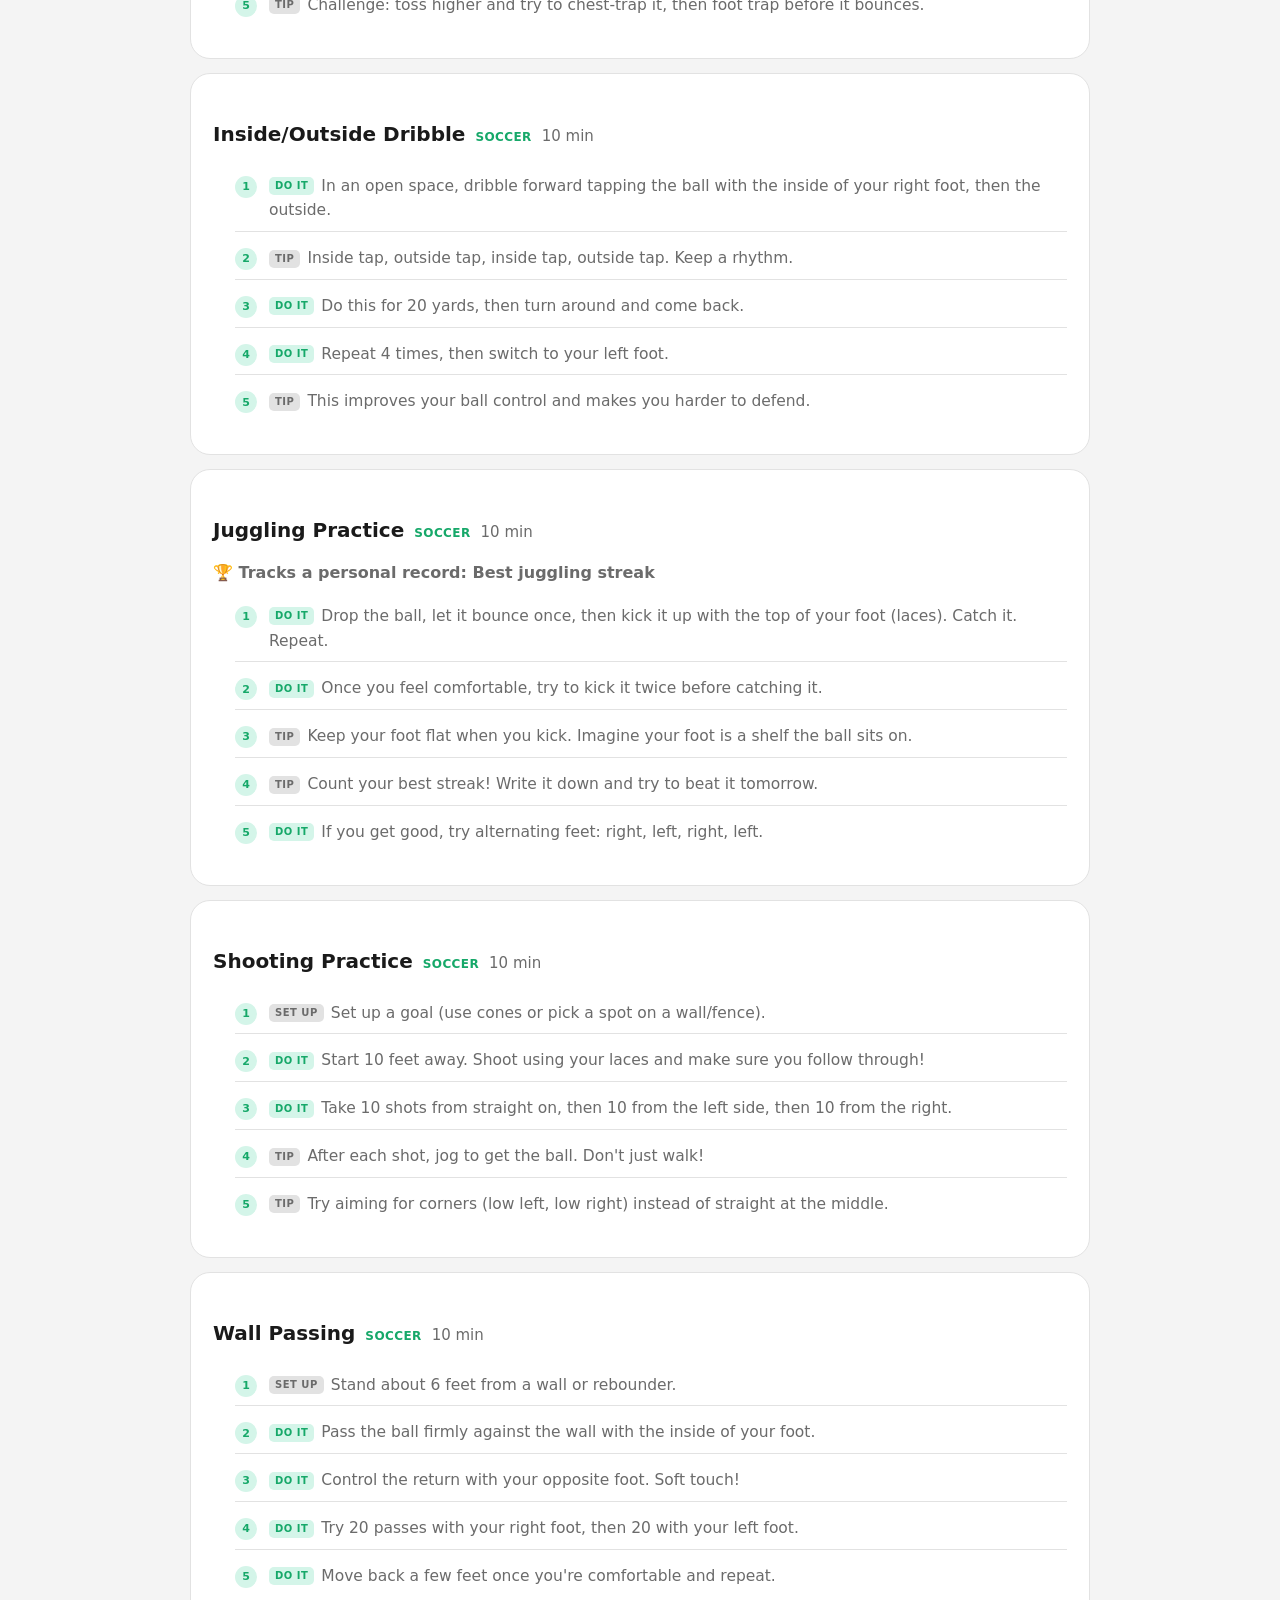
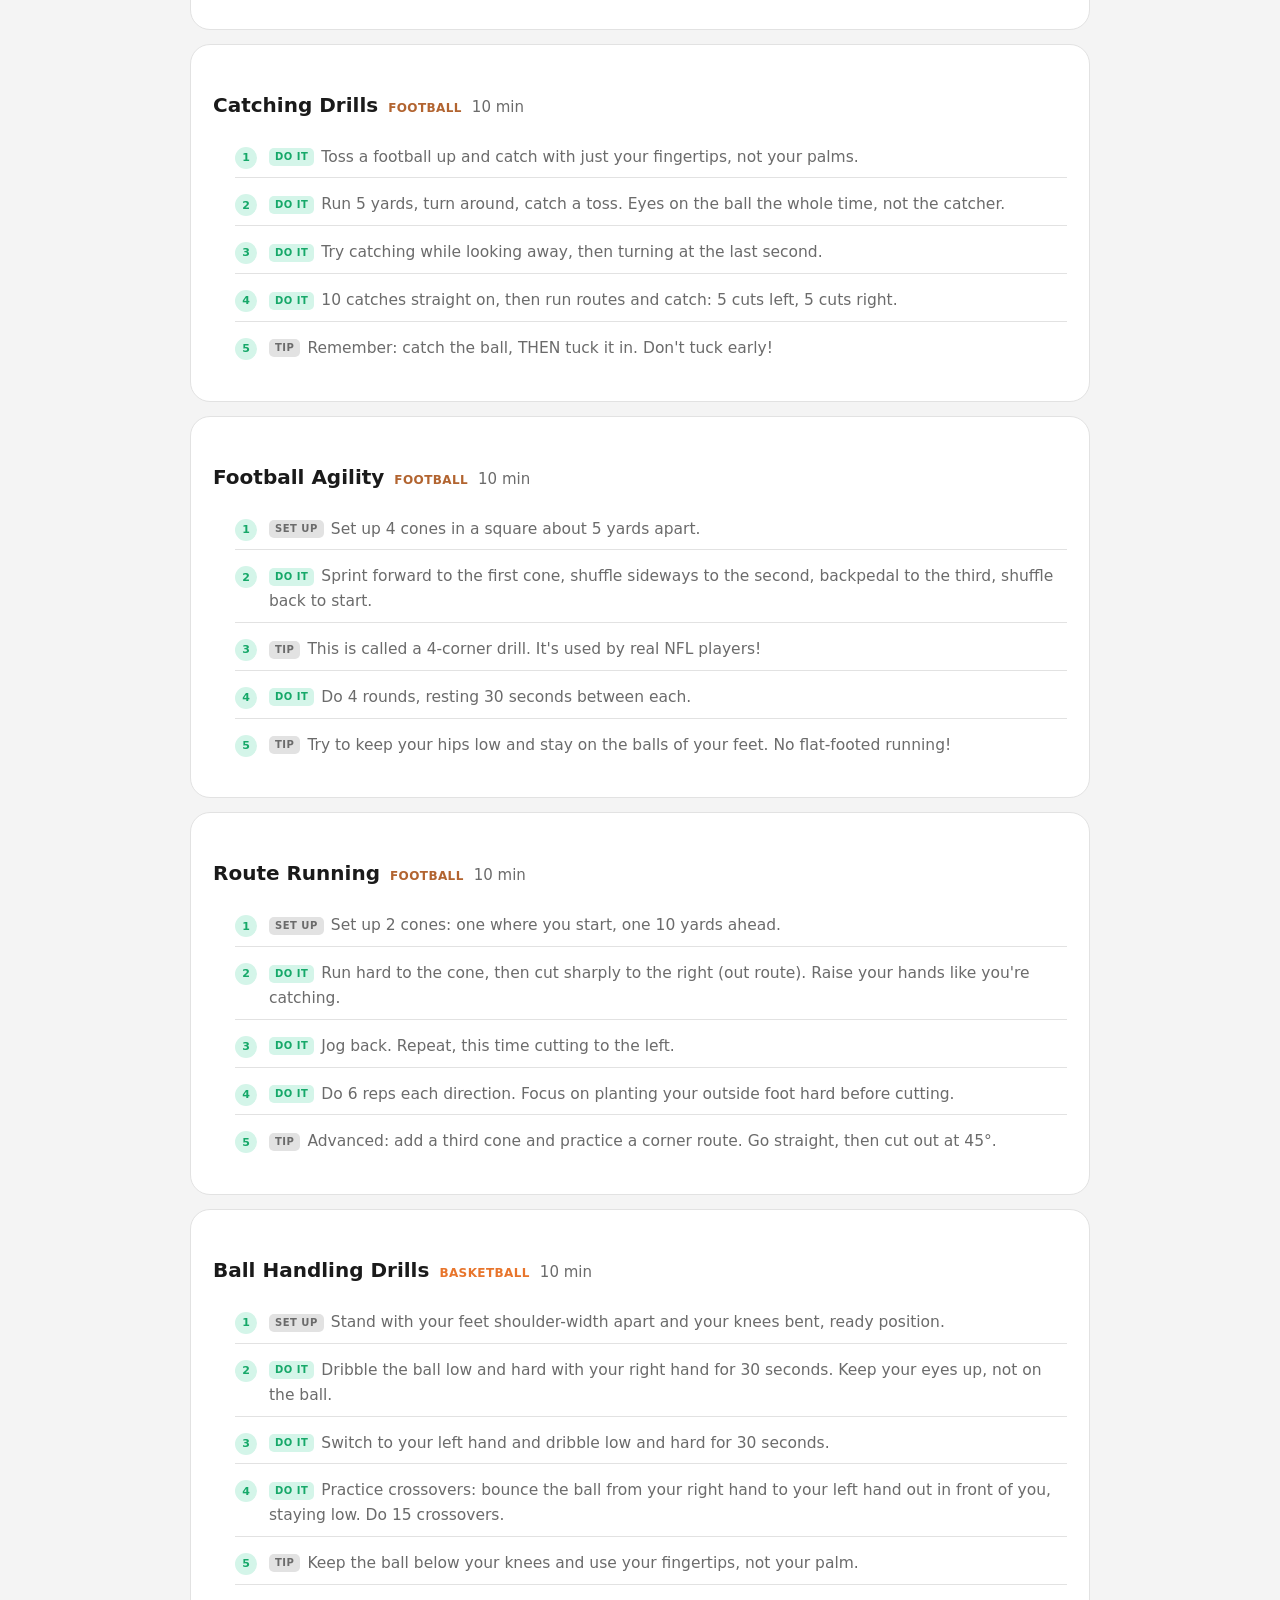
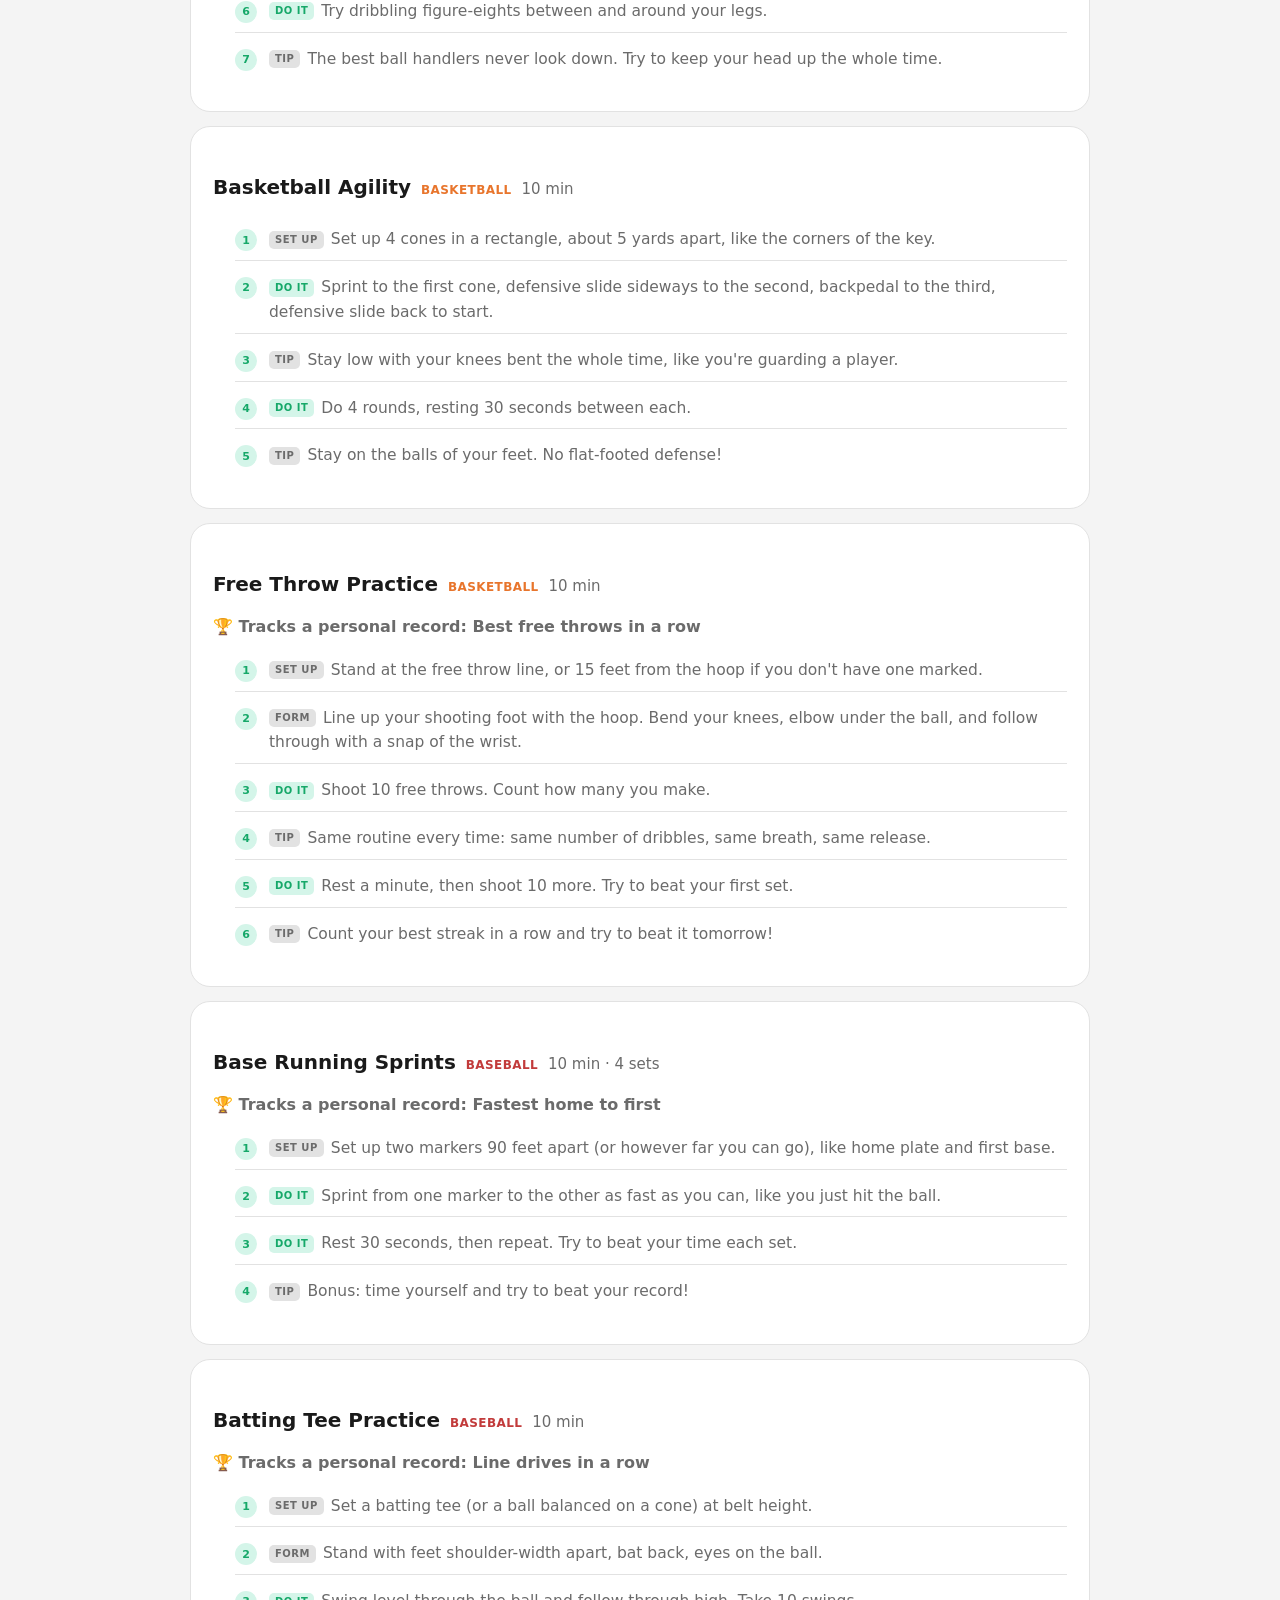
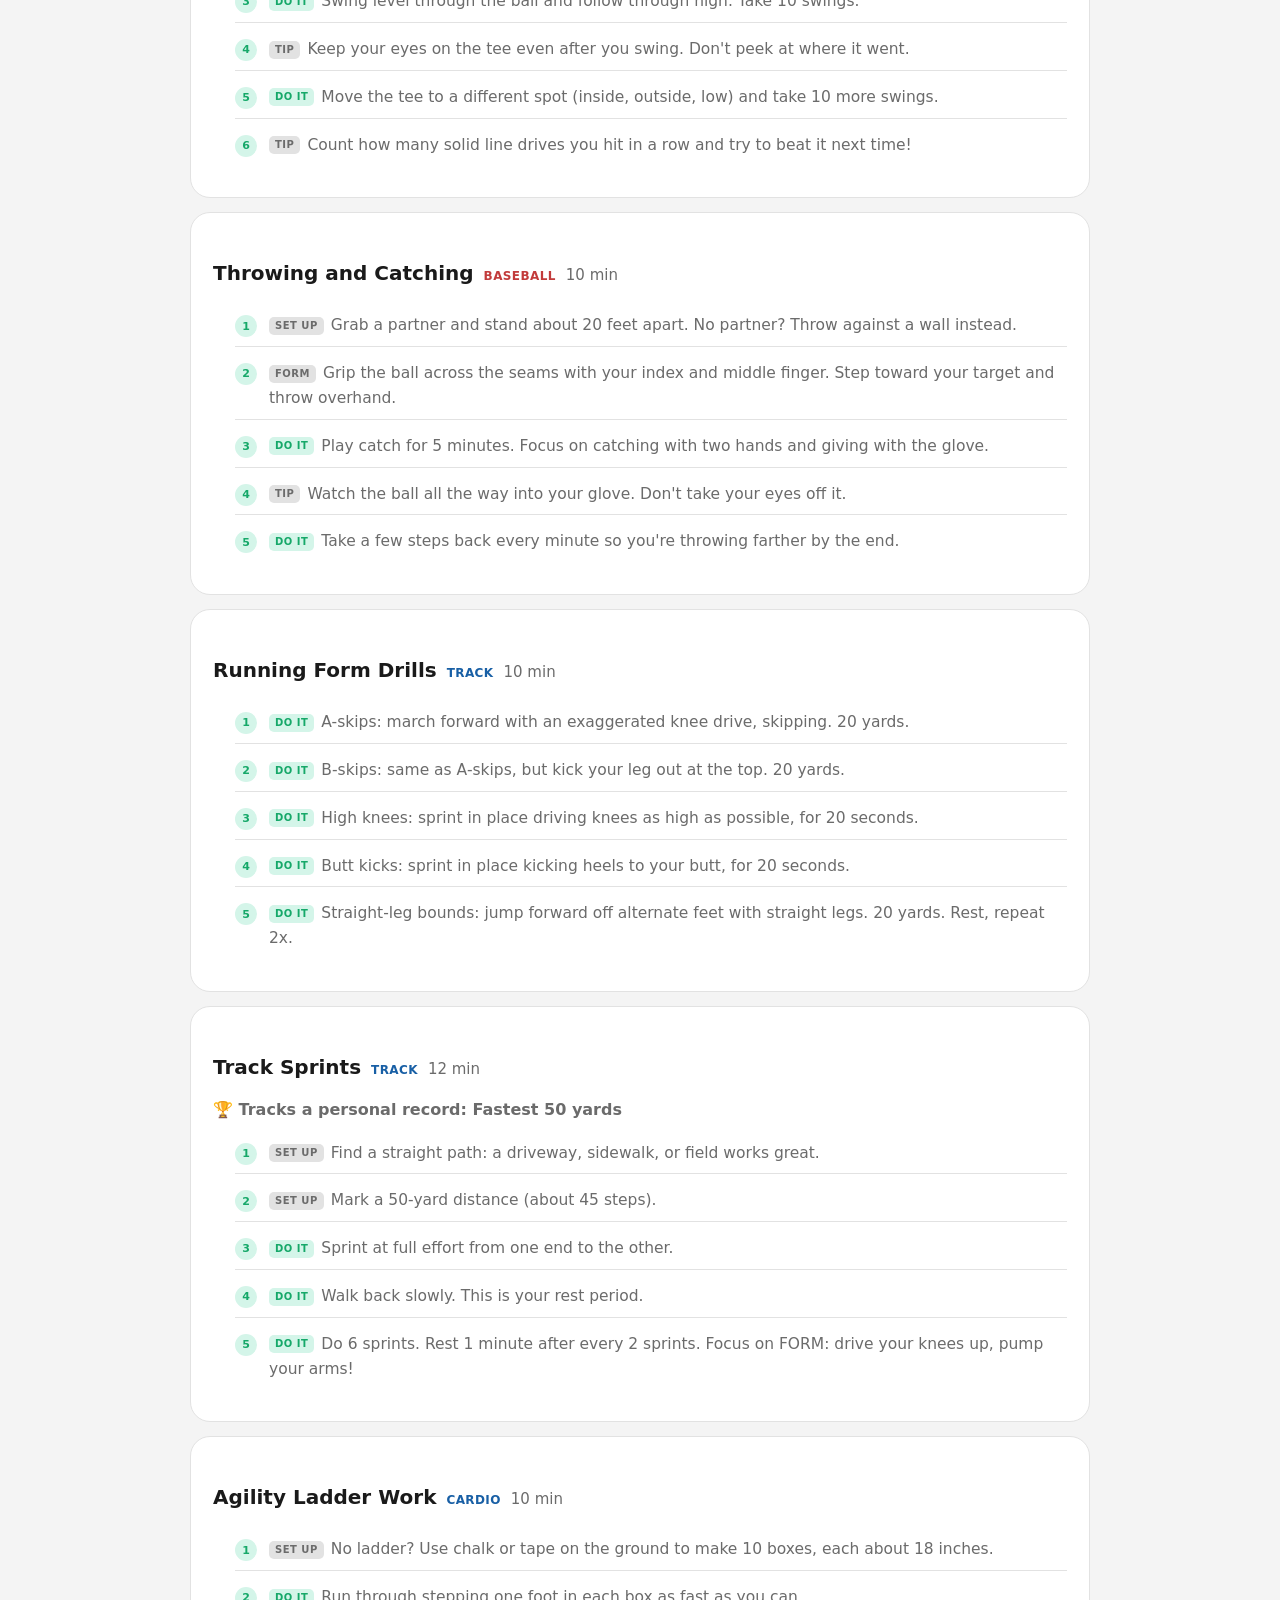
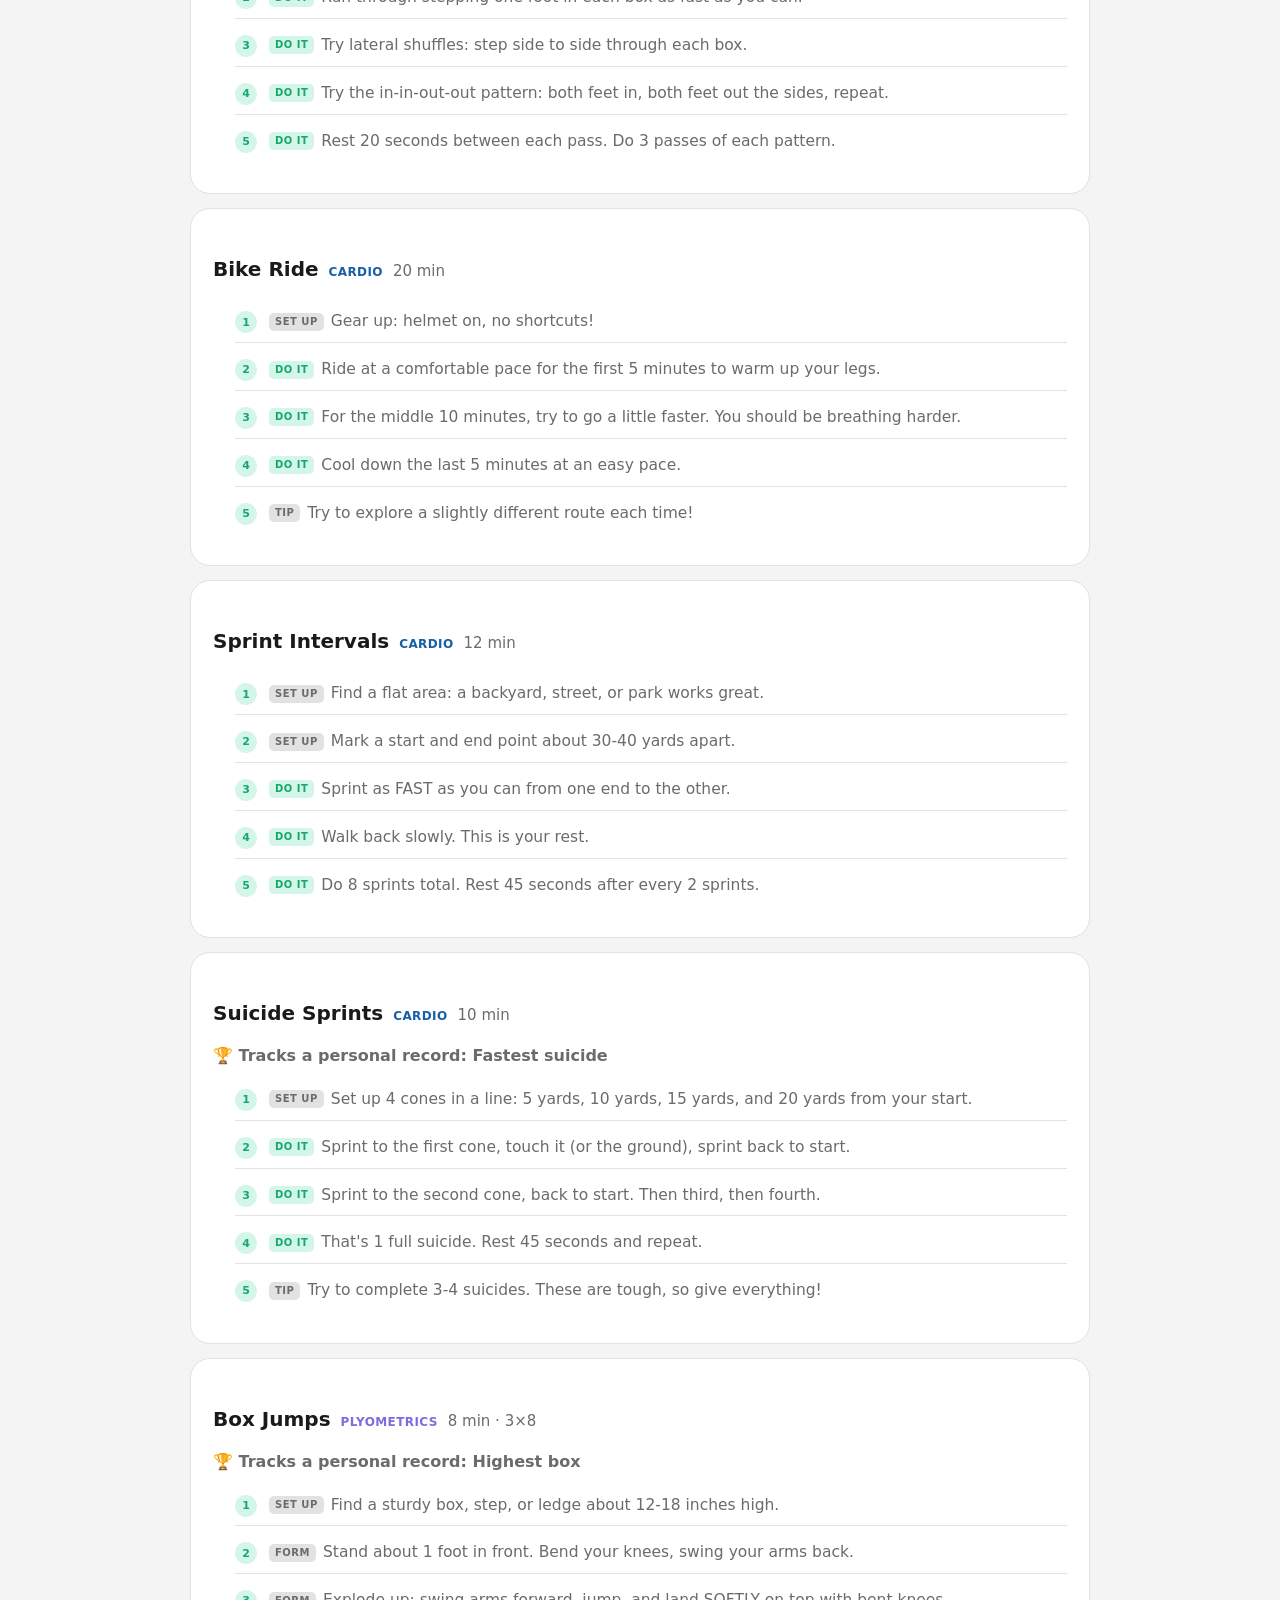
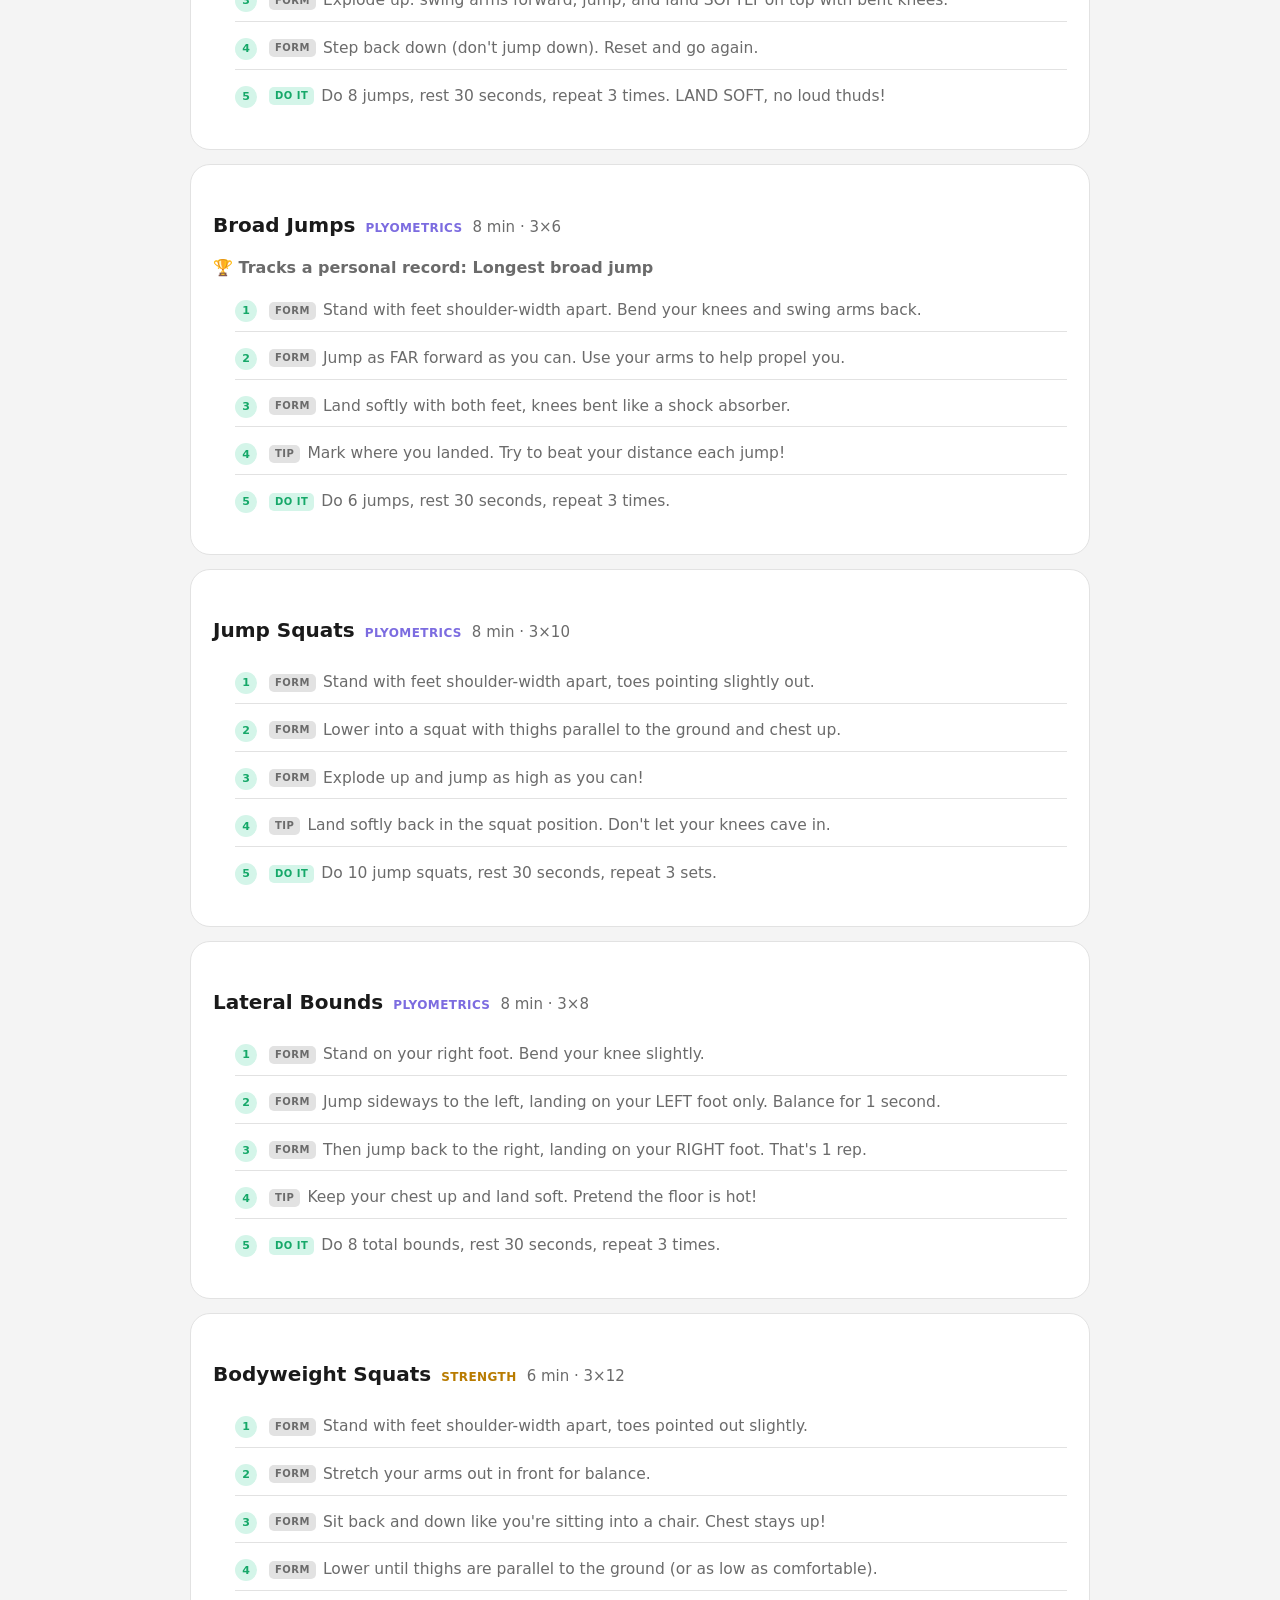
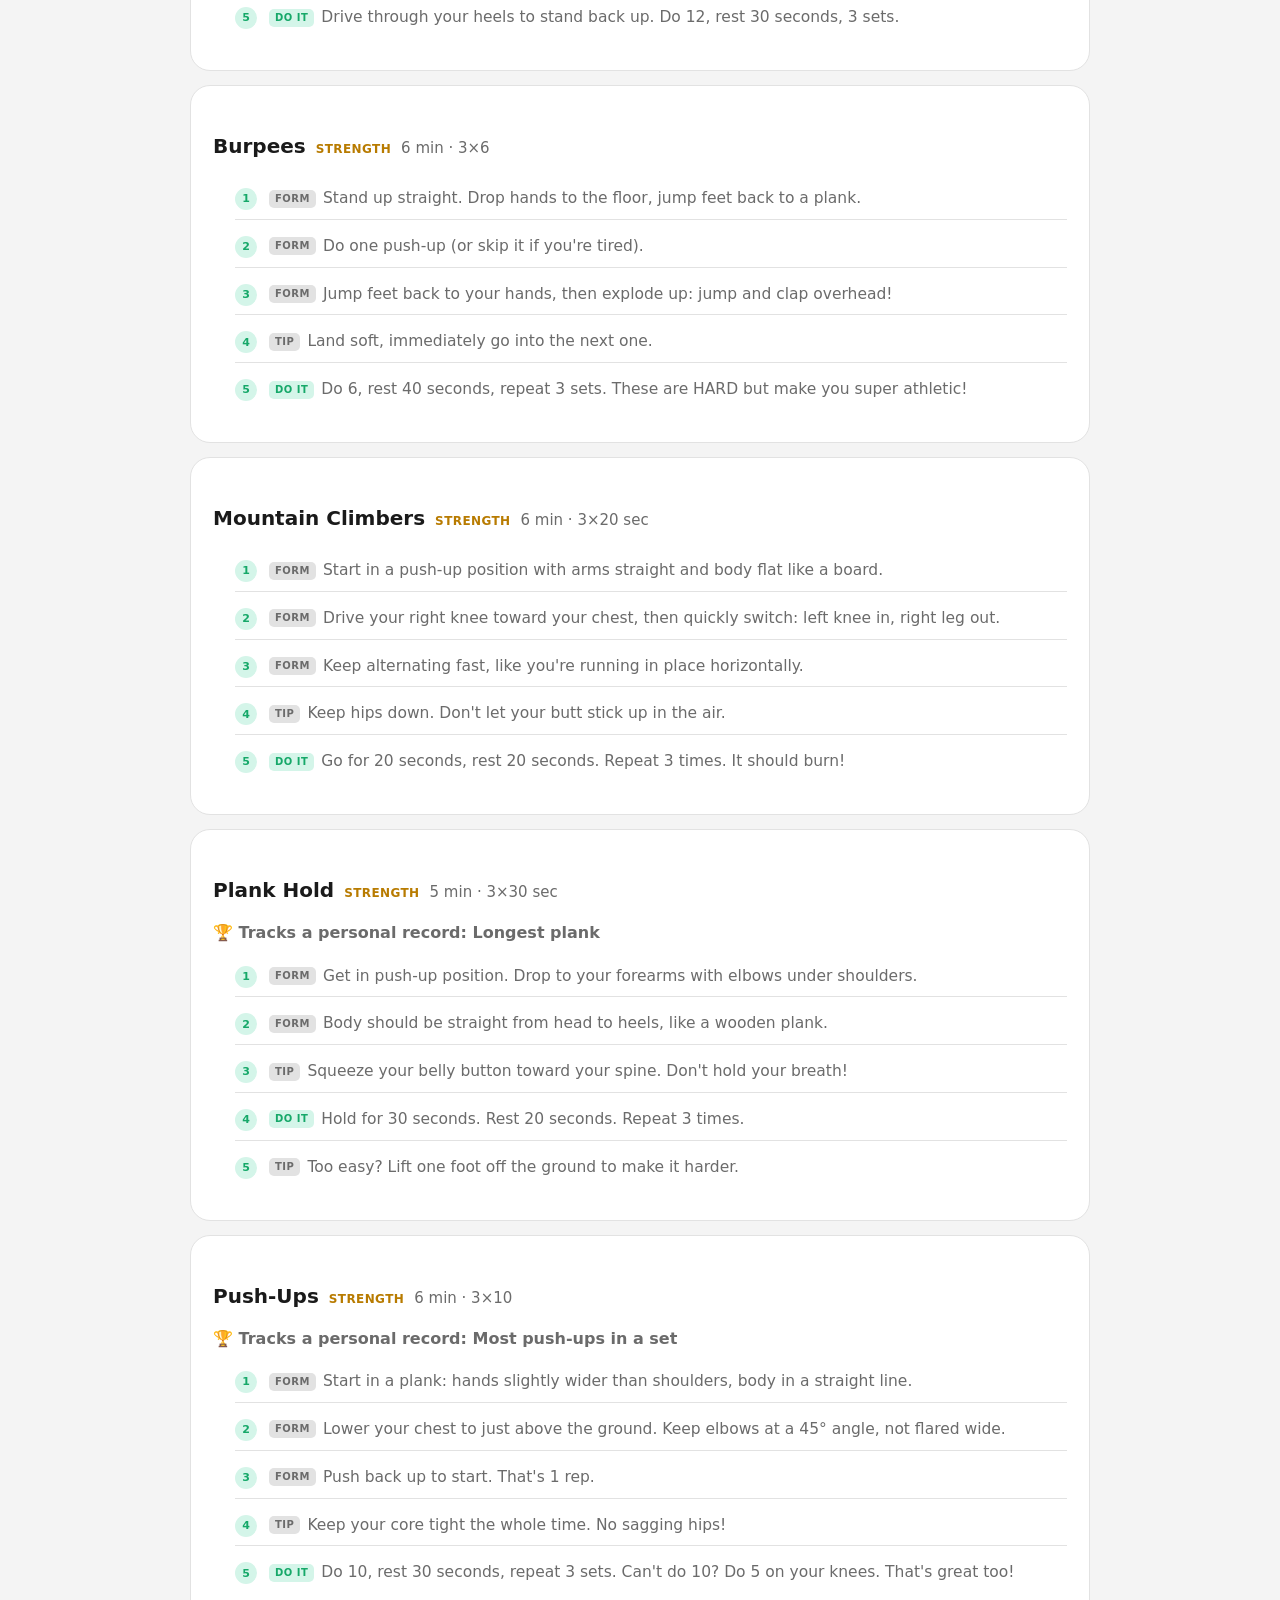
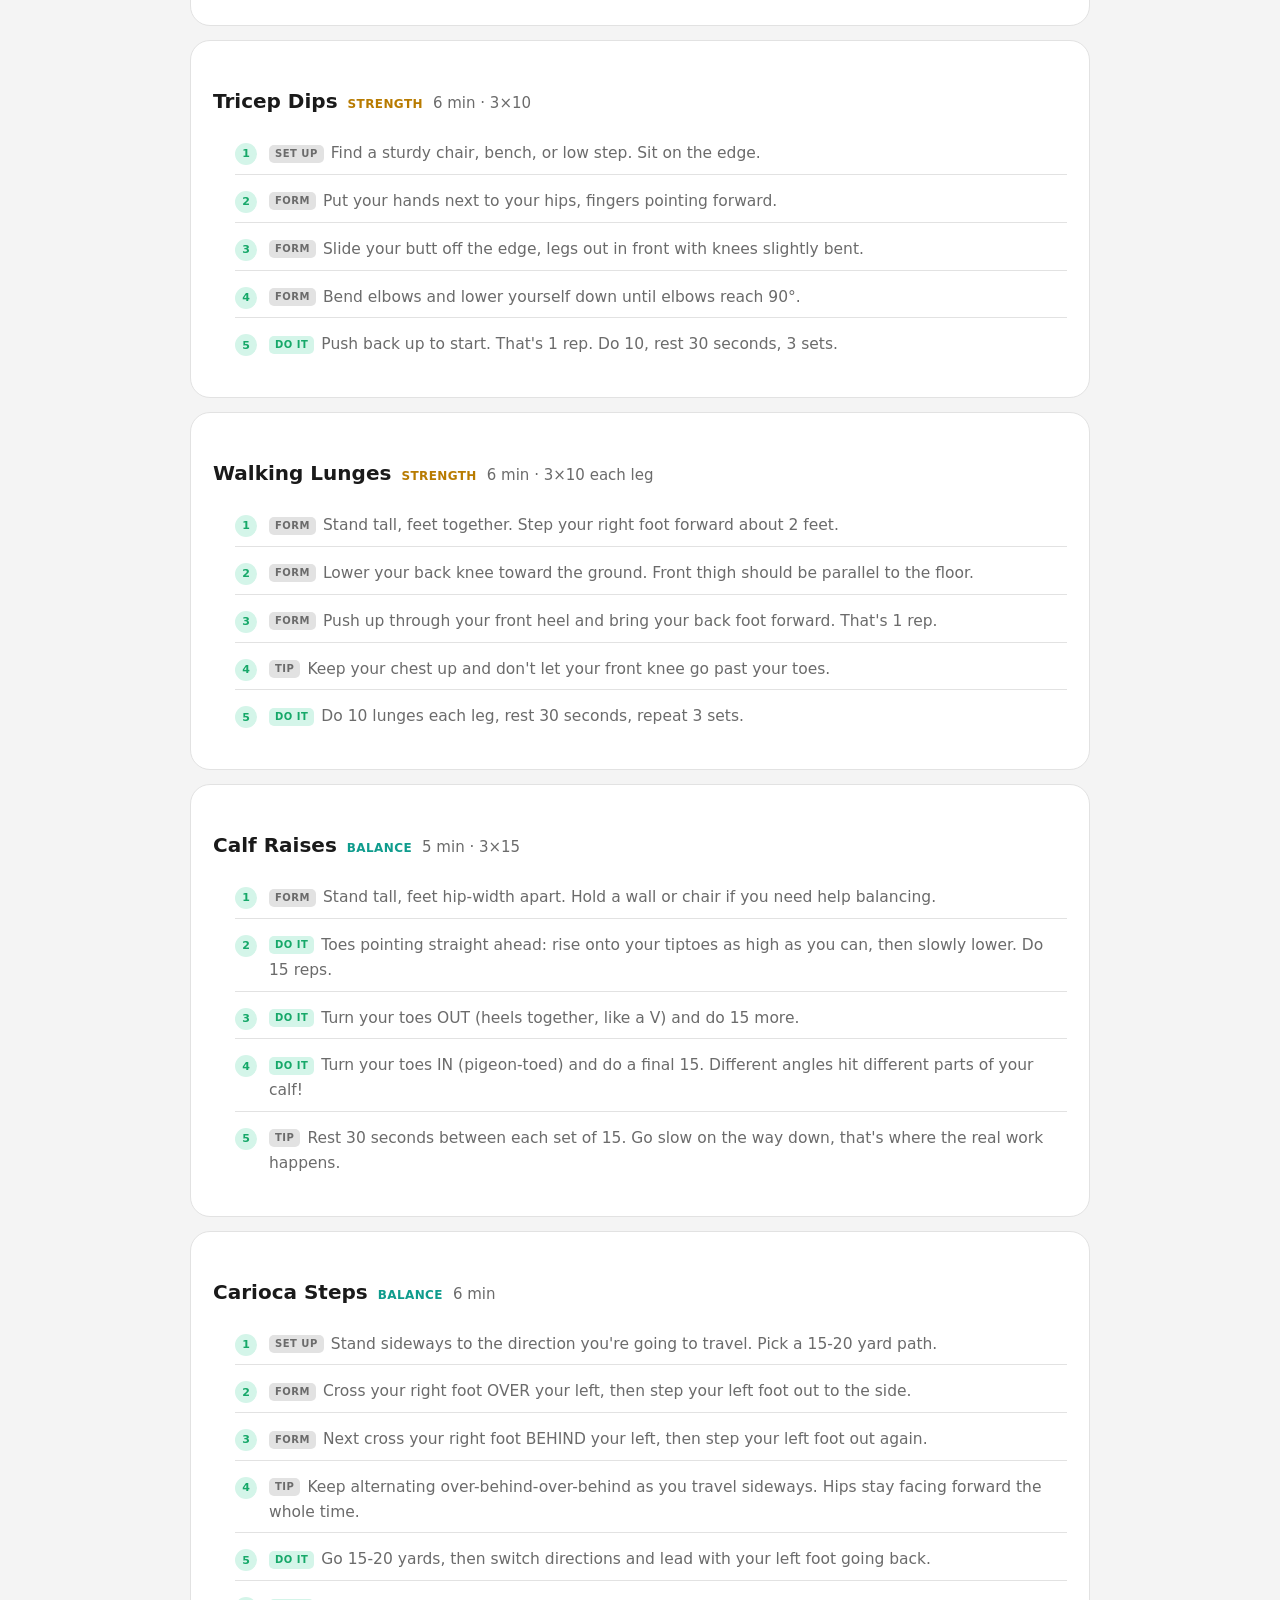
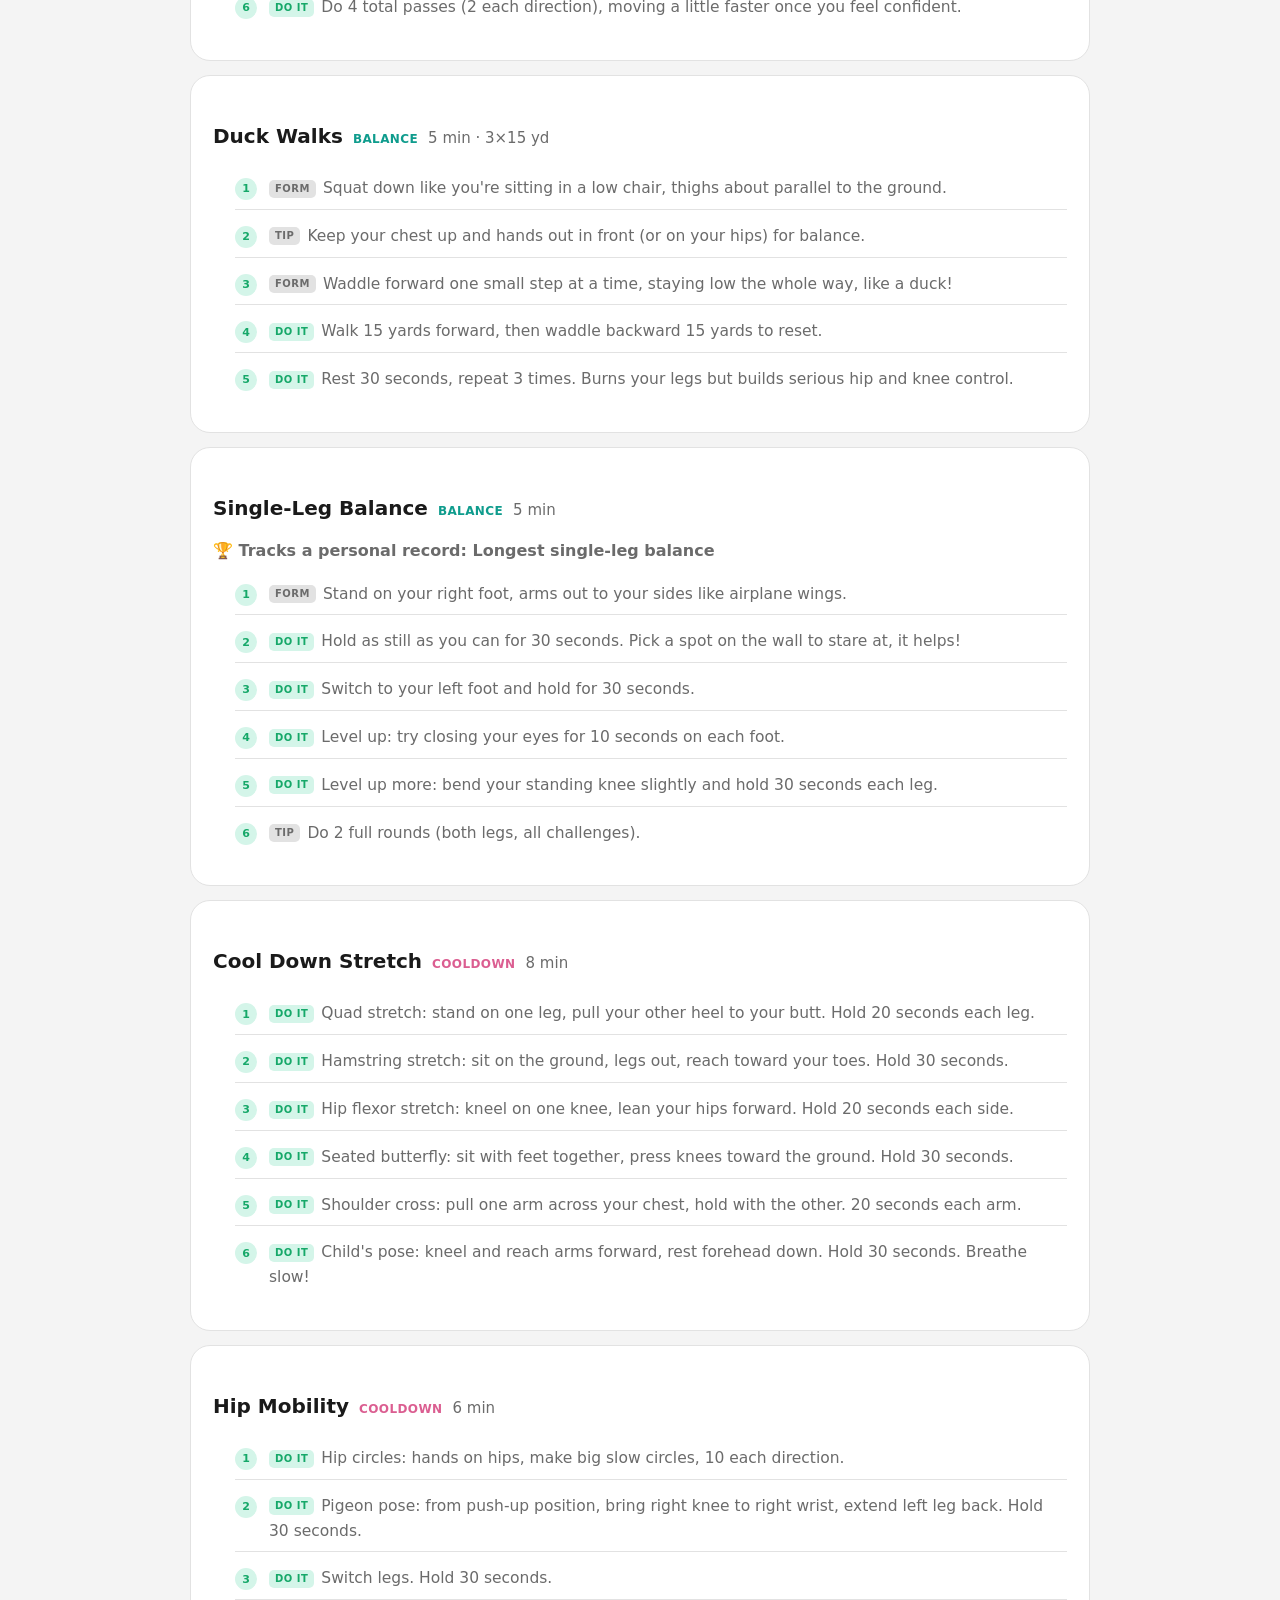
<file: site/exercises.html>
<!DOCTYPE html>
<html lang="en">
<head>
<meta charset="UTF-8">
<meta name="viewport" content="width=device-width, initial-scale=1.0">
<title>Every exercise, with full instructions · DRILL</title>
<meta name="description" content="All 39 exercises in DRILL, with every step written out: soccer, football, track, cardio, strength, plyometrics and balance drills for 8-12 year olds.">
<meta name="theme-color" content="#0d0d0d">
<link rel="icon" type="image/png" href="favicon.png">
<link rel="apple-touch-icon" href="apple-touch-icon.png">
<link rel="stylesheet" href="style.css">
<!-- Generated by tools/build-site-exercises.js from ios/DRILL/Resources/exercises.json. Do not edit by hand. -->
</head>
<body>

<header class="site-header">
  <div class="wrap">
    <a class="brand" href="/"><span class="brand-word" role="img" aria-label="DRILL"></span></a>
    <nav class="site-nav">
      <a href="index.html">Home</a>
      <a href="exercises.html" aria-current="page">Exercises</a>
      <a href="privacy.html">Privacy</a>
      <a href="support.html">Support</a>
    </nav>
  </div>
</header>

<main class="wrap prose" style="max-width:var(--column)">
  <h1>Every exercise, with full instructions</h1>
  <p class="updated">39 exercises · 203 steps · nothing held back</p>
  <p style="margin-top:14px;color:var(--text-secondary)">
    This is the whole library the app draws from, written for an 8&ndash;12 year old to follow
    without a coach standing over them. In the app these steps are timed and read aloud one at a
    time; here they are, all of them, to read before you download anything.
  </p>

  <div class="filter-row">
      <button class="filter" data-tag="all" aria-pressed="true">All</button>
      <button class="filter" data-tag="warmup" aria-pressed="false">Warmup</button>
      <button class="filter" data-tag="soccer" aria-pressed="false">Soccer</button>
      <button class="filter" data-tag="football" aria-pressed="false">Football</button>
      <button class="filter" data-tag="basketball" aria-pressed="false">Basketball</button>
      <button class="filter" data-tag="baseball" aria-pressed="false">Baseball</button>
      <button class="filter" data-tag="track" aria-pressed="false">Track</button>
      <button class="filter" data-tag="cardio" aria-pressed="false">Cardio</button>
      <button class="filter" data-tag="plyo" aria-pressed="false">Plyometrics</button>
      <button class="filter" data-tag="strength" aria-pressed="false">Strength</button>
      <button class="filter" data-tag="balance" aria-pressed="false">Balance</button>
      <button class="filter" data-tag="stretch" aria-pressed="false">Cooldown</button>
  </div>

      <article class="exercise" data-tag="warmup">
        <div class="exercise-head">
          <h3>Dynamic Warmup</h3>
          <span class="tag tag-warmup">Warmup</span>
          <span class="duration">8 min</span>
        </div>
        <ol class="steps">
          <li><span class="role role-action">Do it</span>Jog in place for 1 minute to get your heart rate up.</li>
          <li><span class="role role-action">Do it</span>High knees: lift each knee up to your belly button while jogging, for 30 seconds.</li>
          <li><span class="role role-action">Do it</span>Butt kicks: kick your heels up toward your butt while jogging, for 30 seconds.</li>
          <li><span class="role role-action">Do it</span>Leg swings: hold a wall or fence, swing each leg forward and back 10 times.</li>
          <li><span class="role role-action">Do it</span>Arm circles: big circles forward 10 times, then backward 10 times.</li>
          <li><span class="role role-action">Do it</span>Hip circles: hands on hips, make big circles with your hips, 10 each way.</li>
          <li><span class="role role-action">Do it</span>Lateral shuffles: side-step quickly back and forth, for 30 seconds.</li>
        </ol>
      </article>
      <article class="exercise" data-tag="soccer">
        <div class="exercise-head">
          <h3>Cone Dribbling</h3>
          <span class="tag tag-soccer">Soccer</span>
          <span class="duration">12 min · 3 sets</span>
        </div>
        <p class="pr-note">🏆 Tracks a personal record: Fastest cone run</p>
        <ol class="steps">
          <li><span class="role role-setup">Set up</span>Set up 5 cones (or water bottles, shoes, anything!) in a straight line, about 3 feet apart.</li>
          <li><span class="role role-action">Do it</span>Dribble through them using only the inside of your foot. Go slow and controlled first.</li>
          <li><span class="role role-action">Do it</span>Come back through using the outside of your foot.</li>
          <li><span class="role role-action">Do it</span>Rest 30 seconds, then repeat. Try to go a little faster each set.</li>
          <li><span class="role role-cue">Tip</span>Bonus: time yourself and try to beat your record!</li>
        </ol>
      </article>
      <article class="exercise" data-tag="soccer">
        <div class="exercise-head">
          <h3>First Touch Drill</h3>
          <span class="tag tag-soccer">Soccer</span>
          <span class="duration">10 min</span>
        </div>
        <ol class="steps">
          <li><span class="role role-action">Do it</span>Toss the ball up in the air about head height. Let it drop.</li>
          <li><span class="role role-action">Do it</span>Stop the ball dead with the sole (bottom) of your foot before it bounces twice.</li>
          <li><span class="role role-action">Do it</span>Then try stopping it with the inside of your foot.</li>
          <li><span class="role role-action">Do it</span>Do 15 reps each foot. The goal is a soft, controlled touch, not kicking it away.</li>
          <li><span class="role role-cue">Tip</span>Challenge: toss higher and try to chest-trap it, then foot trap before it bounces.</li>
        </ol>
      </article>
      <article class="exercise" data-tag="soccer">
        <div class="exercise-head">
          <h3>Inside/Outside Dribble</h3>
          <span class="tag tag-soccer">Soccer</span>
          <span class="duration">10 min</span>
        </div>
        <ol class="steps">
          <li><span class="role role-action">Do it</span>In an open space, dribble forward tapping the ball with the inside of your right foot, then the outside.</li>
          <li><span class="role role-cue">Tip</span>Inside tap, outside tap, inside tap, outside tap. Keep a rhythm.</li>
          <li><span class="role role-action">Do it</span>Do this for 20 yards, then turn around and come back.</li>
          <li><span class="role role-action">Do it</span>Repeat 4 times, then switch to your left foot.</li>
          <li><span class="role role-cue">Tip</span>This improves your ball control and makes you harder to defend.</li>
        </ol>
      </article>
      <article class="exercise" data-tag="soccer">
        <div class="exercise-head">
          <h3>Juggling Practice</h3>
          <span class="tag tag-soccer">Soccer</span>
          <span class="duration">10 min</span>
        </div>
        <p class="pr-note">🏆 Tracks a personal record: Best juggling streak</p>
        <ol class="steps">
          <li><span class="role role-action">Do it</span>Drop the ball, let it bounce once, then kick it up with the top of your foot (laces). Catch it. Repeat.</li>
          <li><span class="role role-action">Do it</span>Once you feel comfortable, try to kick it twice before catching it.</li>
          <li><span class="role role-cue">Tip</span>Keep your foot flat when you kick. Imagine your foot is a shelf the ball sits on.</li>
          <li><span class="role role-cue">Tip</span>Count your best streak! Write it down and try to beat it tomorrow.</li>
          <li><span class="role role-action">Do it</span>If you get good, try alternating feet: right, left, right, left.</li>
        </ol>
      </article>
      <article class="exercise" data-tag="soccer">
        <div class="exercise-head">
          <h3>Shooting Practice</h3>
          <span class="tag tag-soccer">Soccer</span>
          <span class="duration">10 min</span>
        </div>
        <ol class="steps">
          <li><span class="role role-setup">Set up</span>Set up a goal (use cones or pick a spot on a wall/fence).</li>
          <li><span class="role role-action">Do it</span>Start 10 feet away. Shoot using your laces and make sure you follow through!</li>
          <li><span class="role role-action">Do it</span>Take 10 shots from straight on, then 10 from the left side, then 10 from the right.</li>
          <li><span class="role role-cue">Tip</span>After each shot, jog to get the ball. Don't just walk!</li>
          <li><span class="role role-cue">Tip</span>Try aiming for corners (low left, low right) instead of straight at the middle.</li>
        </ol>
      </article>
      <article class="exercise" data-tag="soccer">
        <div class="exercise-head">
          <h3>Wall Passing</h3>
          <span class="tag tag-soccer">Soccer</span>
          <span class="duration">10 min</span>
        </div>
        <ol class="steps">
          <li><span class="role role-setup">Set up</span>Stand about 6 feet from a wall or rebounder.</li>
          <li><span class="role role-action">Do it</span>Pass the ball firmly against the wall with the inside of your foot.</li>
          <li><span class="role role-action">Do it</span>Control the return with your opposite foot. Soft touch!</li>
          <li><span class="role role-action">Do it</span>Try 20 passes with your right foot, then 20 with your left foot.</li>
          <li><span class="role role-action">Do it</span>Move back a few feet once you're comfortable and repeat.</li>
        </ol>
      </article>
      <article class="exercise" data-tag="football">
        <div class="exercise-head">
          <h3>Catching Drills</h3>
          <span class="tag tag-football">Football</span>
          <span class="duration">10 min</span>
        </div>
        <ol class="steps">
          <li><span class="role role-action">Do it</span>Toss a football up and catch with just your fingertips, not your palms.</li>
          <li><span class="role role-action">Do it</span>Run 5 yards, turn around, catch a toss. Eyes on the ball the whole time, not the catcher.</li>
          <li><span class="role role-action">Do it</span>Try catching while looking away, then turning at the last second.</li>
          <li><span class="role role-action">Do it</span>10 catches straight on, then run routes and catch: 5 cuts left, 5 cuts right.</li>
          <li><span class="role role-cue">Tip</span>Remember: catch the ball, THEN tuck it in. Don't tuck early!</li>
        </ol>
      </article>
      <article class="exercise" data-tag="football">
        <div class="exercise-head">
          <h3>Football Agility</h3>
          <span class="tag tag-football">Football</span>
          <span class="duration">10 min</span>
        </div>
        <ol class="steps">
          <li><span class="role role-setup">Set up</span>Set up 4 cones in a square about 5 yards apart.</li>
          <li><span class="role role-action">Do it</span>Sprint forward to the first cone, shuffle sideways to the second, backpedal to the third, shuffle back to start.</li>
          <li><span class="role role-cue">Tip</span>This is called a 4-corner drill. It's used by real NFL players!</li>
          <li><span class="role role-action">Do it</span>Do 4 rounds, resting 30 seconds between each.</li>
          <li><span class="role role-cue">Tip</span>Try to keep your hips low and stay on the balls of your feet. No flat-footed running!</li>
        </ol>
      </article>
      <article class="exercise" data-tag="football">
        <div class="exercise-head">
          <h3>Route Running</h3>
          <span class="tag tag-football">Football</span>
          <span class="duration">10 min</span>
        </div>
        <ol class="steps">
          <li><span class="role role-setup">Set up</span>Set up 2 cones: one where you start, one 10 yards ahead.</li>
          <li><span class="role role-action">Do it</span>Run hard to the cone, then cut sharply to the right (out route). Raise your hands like you're catching.</li>
          <li><span class="role role-action">Do it</span>Jog back. Repeat, this time cutting to the left.</li>
          <li><span class="role role-action">Do it</span>Do 6 reps each direction. Focus on planting your outside foot hard before cutting.</li>
          <li><span class="role role-cue">Tip</span>Advanced: add a third cone and practice a corner route. Go straight, then cut out at 45°.</li>
        </ol>
      </article>
      <article class="exercise" data-tag="basketball">
        <div class="exercise-head">
          <h3>Ball Handling Drills</h3>
          <span class="tag tag-basketball">Basketball</span>
          <span class="duration">10 min</span>
        </div>
        <ol class="steps">
          <li><span class="role role-setup">Set up</span>Stand with your feet shoulder-width apart and your knees bent, ready position.</li>
          <li><span class="role role-action">Do it</span>Dribble the ball low and hard with your right hand for 30 seconds. Keep your eyes up, not on the ball.</li>
          <li><span class="role role-action">Do it</span>Switch to your left hand and dribble low and hard for 30 seconds.</li>
          <li><span class="role role-action">Do it</span>Practice crossovers: bounce the ball from your right hand to your left hand out in front of you, staying low. Do 15 crossovers.</li>
          <li><span class="role role-cue">Tip</span>Keep the ball below your knees and use your fingertips, not your palm.</li>
          <li><span class="role role-action">Do it</span>Try dribbling figure-eights between and around your legs.</li>
          <li><span class="role role-cue">Tip</span>The best ball handlers never look down. Try to keep your head up the whole time.</li>
        </ol>
      </article>
      <article class="exercise" data-tag="basketball">
        <div class="exercise-head">
          <h3>Basketball Agility</h3>
          <span class="tag tag-basketball">Basketball</span>
          <span class="duration">10 min</span>
        </div>
        <ol class="steps">
          <li><span class="role role-setup">Set up</span>Set up 4 cones in a rectangle, about 5 yards apart, like the corners of the key.</li>
          <li><span class="role role-action">Do it</span>Sprint to the first cone, defensive slide sideways to the second, backpedal to the third, defensive slide back to start.</li>
          <li><span class="role role-cue">Tip</span>Stay low with your knees bent the whole time, like you're guarding a player.</li>
          <li><span class="role role-action">Do it</span>Do 4 rounds, resting 30 seconds between each.</li>
          <li><span class="role role-cue">Tip</span>Stay on the balls of your feet. No flat-footed defense!</li>
        </ol>
      </article>
      <article class="exercise" data-tag="basketball">
        <div class="exercise-head">
          <h3>Free Throw Practice</h3>
          <span class="tag tag-basketball">Basketball</span>
          <span class="duration">10 min</span>
        </div>
        <p class="pr-note">🏆 Tracks a personal record: Best free throws in a row</p>
        <ol class="steps">
          <li><span class="role role-setup">Set up</span>Stand at the free throw line, or 15 feet from the hoop if you don't have one marked.</li>
          <li><span class="role role-form">Form</span>Line up your shooting foot with the hoop. Bend your knees, elbow under the ball, and follow through with a snap of the wrist.</li>
          <li><span class="role role-action">Do it</span>Shoot 10 free throws. Count how many you make.</li>
          <li><span class="role role-cue">Tip</span>Same routine every time: same number of dribbles, same breath, same release.</li>
          <li><span class="role role-action">Do it</span>Rest a minute, then shoot 10 more. Try to beat your first set.</li>
          <li><span class="role role-cue">Tip</span>Count your best streak in a row and try to beat it tomorrow!</li>
        </ol>
      </article>
      <article class="exercise" data-tag="baseball">
        <div class="exercise-head">
          <h3>Base Running Sprints</h3>
          <span class="tag tag-baseball">Baseball</span>
          <span class="duration">10 min · 4 sets</span>
        </div>
        <p class="pr-note">🏆 Tracks a personal record: Fastest home to first</p>
        <ol class="steps">
          <li><span class="role role-setup">Set up</span>Set up two markers 90 feet apart (or however far you can go), like home plate and first base.</li>
          <li><span class="role role-action">Do it</span>Sprint from one marker to the other as fast as you can, like you just hit the ball.</li>
          <li><span class="role role-action">Do it</span>Rest 30 seconds, then repeat. Try to beat your time each set.</li>
          <li><span class="role role-cue">Tip</span>Bonus: time yourself and try to beat your record!</li>
        </ol>
      </article>
      <article class="exercise" data-tag="baseball">
        <div class="exercise-head">
          <h3>Batting Tee Practice</h3>
          <span class="tag tag-baseball">Baseball</span>
          <span class="duration">10 min</span>
        </div>
        <p class="pr-note">🏆 Tracks a personal record: Line drives in a row</p>
        <ol class="steps">
          <li><span class="role role-setup">Set up</span>Set a batting tee (or a ball balanced on a cone) at belt height.</li>
          <li><span class="role role-form">Form</span>Stand with feet shoulder-width apart, bat back, eyes on the ball.</li>
          <li><span class="role role-action">Do it</span>Swing level through the ball and follow through high. Take 10 swings.</li>
          <li><span class="role role-cue">Tip</span>Keep your eyes on the tee even after you swing. Don't peek at where it went.</li>
          <li><span class="role role-action">Do it</span>Move the tee to a different spot (inside, outside, low) and take 10 more swings.</li>
          <li><span class="role role-cue">Tip</span>Count how many solid line drives you hit in a row and try to beat it next time!</li>
        </ol>
      </article>
      <article class="exercise" data-tag="baseball">
        <div class="exercise-head">
          <h3>Throwing and Catching</h3>
          <span class="tag tag-baseball">Baseball</span>
          <span class="duration">10 min</span>
        </div>
        <ol class="steps">
          <li><span class="role role-setup">Set up</span>Grab a partner and stand about 20 feet apart. No partner? Throw against a wall instead.</li>
          <li><span class="role role-form">Form</span>Grip the ball across the seams with your index and middle finger. Step toward your target and throw overhand.</li>
          <li><span class="role role-action">Do it</span>Play catch for 5 minutes. Focus on catching with two hands and giving with the glove.</li>
          <li><span class="role role-cue">Tip</span>Watch the ball all the way into your glove. Don't take your eyes off it.</li>
          <li><span class="role role-action">Do it</span>Take a few steps back every minute so you're throwing farther by the end.</li>
        </ol>
      </article>
      <article class="exercise" data-tag="track">
        <div class="exercise-head">
          <h3>Running Form Drills</h3>
          <span class="tag tag-track">Track</span>
          <span class="duration">10 min</span>
        </div>
        <ol class="steps">
          <li><span class="role role-action">Do it</span>A-skips: march forward with an exaggerated knee drive, skipping. 20 yards.</li>
          <li><span class="role role-action">Do it</span>B-skips: same as A-skips, but kick your leg out at the top. 20 yards.</li>
          <li><span class="role role-action">Do it</span>High knees: sprint in place driving knees as high as possible, for 20 seconds.</li>
          <li><span class="role role-action">Do it</span>Butt kicks: sprint in place kicking heels to your butt, for 20 seconds.</li>
          <li><span class="role role-action">Do it</span>Straight-leg bounds: jump forward off alternate feet with straight legs. 20 yards. Rest, repeat 2x.</li>
        </ol>
      </article>
      <article class="exercise" data-tag="track">
        <div class="exercise-head">
          <h3>Track Sprints</h3>
          <span class="tag tag-track">Track</span>
          <span class="duration">12 min</span>
        </div>
        <p class="pr-note">🏆 Tracks a personal record: Fastest 50 yards</p>
        <ol class="steps">
          <li><span class="role role-setup">Set up</span>Find a straight path: a driveway, sidewalk, or field works great.</li>
          <li><span class="role role-setup">Set up</span>Mark a 50-yard distance (about 45 steps).</li>
          <li><span class="role role-action">Do it</span>Sprint at full effort from one end to the other.</li>
          <li><span class="role role-action">Do it</span>Walk back slowly. This is your rest period.</li>
          <li><span class="role role-action">Do it</span>Do 6 sprints. Rest 1 minute after every 2 sprints. Focus on FORM: drive your knees up, pump your arms!</li>
        </ol>
      </article>
      <article class="exercise" data-tag="cardio">
        <div class="exercise-head">
          <h3>Agility Ladder Work</h3>
          <span class="tag tag-cardio">Cardio</span>
          <span class="duration">10 min</span>
        </div>
        <ol class="steps">
          <li><span class="role role-setup">Set up</span>No ladder? Use chalk or tape on the ground to make 10 boxes, each about 18 inches.</li>
          <li><span class="role role-action">Do it</span>Run through stepping one foot in each box as fast as you can.</li>
          <li><span class="role role-action">Do it</span>Try lateral shuffles: step side to side through each box.</li>
          <li><span class="role role-action">Do it</span>Try the in-in-out-out pattern: both feet in, both feet out the sides, repeat.</li>
          <li><span class="role role-action">Do it</span>Rest 20 seconds between each pass. Do 3 passes of each pattern.</li>
        </ol>
      </article>
      <article class="exercise" data-tag="cardio">
        <div class="exercise-head">
          <h3>Bike Ride</h3>
          <span class="tag tag-cardio">Cardio</span>
          <span class="duration">20 min</span>
        </div>
        <ol class="steps">
          <li><span class="role role-setup">Set up</span>Gear up: helmet on, no shortcuts!</li>
          <li><span class="role role-action">Do it</span>Ride at a comfortable pace for the first 5 minutes to warm up your legs.</li>
          <li><span class="role role-action">Do it</span>For the middle 10 minutes, try to go a little faster. You should be breathing harder.</li>
          <li><span class="role role-action">Do it</span>Cool down the last 5 minutes at an easy pace.</li>
          <li><span class="role role-cue">Tip</span>Try to explore a slightly different route each time!</li>
        </ol>
      </article>
      <article class="exercise" data-tag="cardio">
        <div class="exercise-head">
          <h3>Sprint Intervals</h3>
          <span class="tag tag-cardio">Cardio</span>
          <span class="duration">12 min</span>
        </div>
        <ol class="steps">
          <li><span class="role role-setup">Set up</span>Find a flat area: a backyard, street, or park works great.</li>
          <li><span class="role role-setup">Set up</span>Mark a start and end point about 30-40 yards apart.</li>
          <li><span class="role role-action">Do it</span>Sprint as FAST as you can from one end to the other.</li>
          <li><span class="role role-action">Do it</span>Walk back slowly. This is your rest.</li>
          <li><span class="role role-action">Do it</span>Do 8 sprints total. Rest 45 seconds after every 2 sprints.</li>
        </ol>
      </article>
      <article class="exercise" data-tag="cardio">
        <div class="exercise-head">
          <h3>Suicide Sprints</h3>
          <span class="tag tag-cardio">Cardio</span>
          <span class="duration">10 min</span>
        </div>
        <p class="pr-note">🏆 Tracks a personal record: Fastest suicide</p>
        <ol class="steps">
          <li><span class="role role-setup">Set up</span>Set up 4 cones in a line: 5 yards, 10 yards, 15 yards, and 20 yards from your start.</li>
          <li><span class="role role-action">Do it</span>Sprint to the first cone, touch it (or the ground), sprint back to start.</li>
          <li><span class="role role-action">Do it</span>Sprint to the second cone, back to start. Then third, then fourth.</li>
          <li><span class="role role-action">Do it</span>That's 1 full suicide. Rest 45 seconds and repeat.</li>
          <li><span class="role role-cue">Tip</span>Try to complete 3-4 suicides. These are tough, so give everything!</li>
        </ol>
      </article>
      <article class="exercise" data-tag="plyo">
        <div class="exercise-head">
          <h3>Box Jumps</h3>
          <span class="tag tag-plyo">Plyometrics</span>
          <span class="duration">8 min · 3×8</span>
        </div>
        <p class="pr-note">🏆 Tracks a personal record: Highest box</p>
        <ol class="steps">
          <li><span class="role role-setup">Set up</span>Find a sturdy box, step, or ledge about 12-18 inches high.</li>
          <li><span class="role role-form">Form</span>Stand about 1 foot in front. Bend your knees, swing your arms back.</li>
          <li><span class="role role-form">Form</span>Explode up: swing arms forward, jump, and land SOFTLY on top with bent knees.</li>
          <li><span class="role role-form">Form</span>Step back down (don't jump down). Reset and go again.</li>
          <li><span class="role role-action">Do it</span>Do 8 jumps, rest 30 seconds, repeat 3 times. LAND SOFT, no loud thuds!</li>
        </ol>
      </article>
      <article class="exercise" data-tag="plyo">
        <div class="exercise-head">
          <h3>Broad Jumps</h3>
          <span class="tag tag-plyo">Plyometrics</span>
          <span class="duration">8 min · 3×6</span>
        </div>
        <p class="pr-note">🏆 Tracks a personal record: Longest broad jump</p>
        <ol class="steps">
          <li><span class="role role-form">Form</span>Stand with feet shoulder-width apart. Bend your knees and swing arms back.</li>
          <li><span class="role role-form">Form</span>Jump as FAR forward as you can. Use your arms to help propel you.</li>
          <li><span class="role role-form">Form</span>Land softly with both feet, knees bent like a shock absorber.</li>
          <li><span class="role role-cue">Tip</span>Mark where you landed. Try to beat your distance each jump!</li>
          <li><span class="role role-action">Do it</span>Do 6 jumps, rest 30 seconds, repeat 3 times.</li>
        </ol>
      </article>
      <article class="exercise" data-tag="plyo">
        <div class="exercise-head">
          <h3>Jump Squats</h3>
          <span class="tag tag-plyo">Plyometrics</span>
          <span class="duration">8 min · 3×10</span>
        </div>
        <ol class="steps">
          <li><span class="role role-form">Form</span>Stand with feet shoulder-width apart, toes pointing slightly out.</li>
          <li><span class="role role-form">Form</span>Lower into a squat with thighs parallel to the ground and chest up.</li>
          <li><span class="role role-form">Form</span>Explode up and jump as high as you can!</li>
          <li><span class="role role-cue">Tip</span>Land softly back in the squat position. Don't let your knees cave in.</li>
          <li><span class="role role-action">Do it</span>Do 10 jump squats, rest 30 seconds, repeat 3 sets.</li>
        </ol>
      </article>
      <article class="exercise" data-tag="plyo">
        <div class="exercise-head">
          <h3>Lateral Bounds</h3>
          <span class="tag tag-plyo">Plyometrics</span>
          <span class="duration">8 min · 3×8</span>
        </div>
        <ol class="steps">
          <li><span class="role role-form">Form</span>Stand on your right foot. Bend your knee slightly.</li>
          <li><span class="role role-form">Form</span>Jump sideways to the left, landing on your LEFT foot only. Balance for 1 second.</li>
          <li><span class="role role-form">Form</span>Then jump back to the right, landing on your RIGHT foot. That's 1 rep.</li>
          <li><span class="role role-cue">Tip</span>Keep your chest up and land soft. Pretend the floor is hot!</li>
          <li><span class="role role-action">Do it</span>Do 8 total bounds, rest 30 seconds, repeat 3 times.</li>
        </ol>
      </article>
      <article class="exercise" data-tag="strength">
        <div class="exercise-head">
          <h3>Bodyweight Squats</h3>
          <span class="tag tag-strength">Strength</span>
          <span class="duration">6 min · 3×12</span>
        </div>
        <ol class="steps">
          <li><span class="role role-form">Form</span>Stand with feet shoulder-width apart, toes pointed out slightly.</li>
          <li><span class="role role-form">Form</span>Stretch your arms out in front for balance.</li>
          <li><span class="role role-form">Form</span>Sit back and down like you're sitting into a chair. Chest stays up!</li>
          <li><span class="role role-form">Form</span>Lower until thighs are parallel to the ground (or as low as comfortable).</li>
          <li><span class="role role-action">Do it</span>Drive through your heels to stand back up. Do 12, rest 30 seconds, 3 sets.</li>
        </ol>
      </article>
      <article class="exercise" data-tag="strength">
        <div class="exercise-head">
          <h3>Burpees</h3>
          <span class="tag tag-strength">Strength</span>
          <span class="duration">6 min · 3×6</span>
        </div>
        <ol class="steps">
          <li><span class="role role-form">Form</span>Stand up straight. Drop hands to the floor, jump feet back to a plank.</li>
          <li><span class="role role-form">Form</span>Do one push-up (or skip it if you're tired).</li>
          <li><span class="role role-form">Form</span>Jump feet back to your hands, then explode up: jump and clap overhead!</li>
          <li><span class="role role-cue">Tip</span>Land soft, immediately go into the next one.</li>
          <li><span class="role role-action">Do it</span>Do 6, rest 40 seconds, repeat 3 sets. These are HARD but make you super athletic!</li>
        </ol>
      </article>
      <article class="exercise" data-tag="strength">
        <div class="exercise-head">
          <h3>Mountain Climbers</h3>
          <span class="tag tag-strength">Strength</span>
          <span class="duration">6 min · 3×20 sec</span>
        </div>
        <ol class="steps">
          <li><span class="role role-form">Form</span>Start in a push-up position with arms straight and body flat like a board.</li>
          <li><span class="role role-form">Form</span>Drive your right knee toward your chest, then quickly switch: left knee in, right leg out.</li>
          <li><span class="role role-form">Form</span>Keep alternating fast, like you're running in place horizontally.</li>
          <li><span class="role role-cue">Tip</span>Keep hips down. Don't let your butt stick up in the air.</li>
          <li><span class="role role-action">Do it</span>Go for 20 seconds, rest 20 seconds. Repeat 3 times. It should burn!</li>
        </ol>
      </article>
      <article class="exercise" data-tag="strength">
        <div class="exercise-head">
          <h3>Plank Hold</h3>
          <span class="tag tag-strength">Strength</span>
          <span class="duration">5 min · 3×30 sec</span>
        </div>
        <p class="pr-note">🏆 Tracks a personal record: Longest plank</p>
        <ol class="steps">
          <li><span class="role role-form">Form</span>Get in push-up position. Drop to your forearms with elbows under shoulders.</li>
          <li><span class="role role-form">Form</span>Body should be straight from head to heels, like a wooden plank.</li>
          <li><span class="role role-cue">Tip</span>Squeeze your belly button toward your spine. Don't hold your breath!</li>
          <li><span class="role role-action">Do it</span>Hold for 30 seconds. Rest 20 seconds. Repeat 3 times.</li>
          <li><span class="role role-cue">Tip</span>Too easy? Lift one foot off the ground to make it harder.</li>
        </ol>
      </article>
      <article class="exercise" data-tag="strength">
        <div class="exercise-head">
          <h3>Push-Ups</h3>
          <span class="tag tag-strength">Strength</span>
          <span class="duration">6 min · 3×10</span>
        </div>
        <p class="pr-note">🏆 Tracks a personal record: Most push-ups in a set</p>
        <ol class="steps">
          <li><span class="role role-form">Form</span>Start in a plank: hands slightly wider than shoulders, body in a straight line.</li>
          <li><span class="role role-form">Form</span>Lower your chest to just above the ground. Keep elbows at a 45° angle, not flared wide.</li>
          <li><span class="role role-form">Form</span>Push back up to start. That's 1 rep.</li>
          <li><span class="role role-cue">Tip</span>Keep your core tight the whole time. No sagging hips!</li>
          <li><span class="role role-action">Do it</span>Do 10, rest 30 seconds, repeat 3 sets. Can't do 10? Do 5 on your knees. That's great too!</li>
        </ol>
      </article>
      <article class="exercise" data-tag="strength">
        <div class="exercise-head">
          <h3>Tricep Dips</h3>
          <span class="tag tag-strength">Strength</span>
          <span class="duration">6 min · 3×10</span>
        </div>
        <ol class="steps">
          <li><span class="role role-setup">Set up</span>Find a sturdy chair, bench, or low step. Sit on the edge.</li>
          <li><span class="role role-form">Form</span>Put your hands next to your hips, fingers pointing forward.</li>
          <li><span class="role role-form">Form</span>Slide your butt off the edge, legs out in front with knees slightly bent.</li>
          <li><span class="role role-form">Form</span>Bend elbows and lower yourself down until elbows reach 90°.</li>
          <li><span class="role role-action">Do it</span>Push back up to start. That's 1 rep. Do 10, rest 30 seconds, 3 sets.</li>
        </ol>
      </article>
      <article class="exercise" data-tag="strength">
        <div class="exercise-head">
          <h3>Walking Lunges</h3>
          <span class="tag tag-strength">Strength</span>
          <span class="duration">6 min · 3×10 each leg</span>
        </div>
        <ol class="steps">
          <li><span class="role role-form">Form</span>Stand tall, feet together. Step your right foot forward about 2 feet.</li>
          <li><span class="role role-form">Form</span>Lower your back knee toward the ground. Front thigh should be parallel to the floor.</li>
          <li><span class="role role-form">Form</span>Push up through your front heel and bring your back foot forward. That's 1 rep.</li>
          <li><span class="role role-cue">Tip</span>Keep your chest up and don't let your front knee go past your toes.</li>
          <li><span class="role role-action">Do it</span>Do 10 lunges each leg, rest 30 seconds, repeat 3 sets.</li>
        </ol>
      </article>
      <article class="exercise" data-tag="balance">
        <div class="exercise-head">
          <h3>Calf Raises</h3>
          <span class="tag tag-balance">Balance</span>
          <span class="duration">5 min · 3×15</span>
        </div>
        <ol class="steps">
          <li><span class="role role-form">Form</span>Stand tall, feet hip-width apart. Hold a wall or chair if you need help balancing.</li>
          <li><span class="role role-action">Do it</span>Toes pointing straight ahead: rise onto your tiptoes as high as you can, then slowly lower. Do 15 reps.</li>
          <li><span class="role role-action">Do it</span>Turn your toes OUT (heels together, like a V) and do 15 more.</li>
          <li><span class="role role-action">Do it</span>Turn your toes IN (pigeon-toed) and do a final 15. Different angles hit different parts of your calf!</li>
          <li><span class="role role-cue">Tip</span>Rest 30 seconds between each set of 15. Go slow on the way down, that's where the real work happens.</li>
        </ol>
      </article>
      <article class="exercise" data-tag="balance">
        <div class="exercise-head">
          <h3>Carioca Steps</h3>
          <span class="tag tag-balance">Balance</span>
          <span class="duration">6 min</span>
        </div>
        <ol class="steps">
          <li><span class="role role-setup">Set up</span>Stand sideways to the direction you're going to travel. Pick a 15-20 yard path.</li>
          <li><span class="role role-form">Form</span>Cross your right foot OVER your left, then step your left foot out to the side.</li>
          <li><span class="role role-form">Form</span>Next cross your right foot BEHIND your left, then step your left foot out again.</li>
          <li><span class="role role-cue">Tip</span>Keep alternating over-behind-over-behind as you travel sideways. Hips stay facing forward the whole time.</li>
          <li><span class="role role-action">Do it</span>Go 15-20 yards, then switch directions and lead with your left foot going back.</li>
          <li><span class="role role-action">Do it</span>Do 4 total passes (2 each direction), moving a little faster once you feel confident.</li>
        </ol>
      </article>
      <article class="exercise" data-tag="balance">
        <div class="exercise-head">
          <h3>Duck Walks</h3>
          <span class="tag tag-balance">Balance</span>
          <span class="duration">5 min · 3×15 yd</span>
        </div>
        <ol class="steps">
          <li><span class="role role-form">Form</span>Squat down like you're sitting in a low chair, thighs about parallel to the ground.</li>
          <li><span class="role role-cue">Tip</span>Keep your chest up and hands out in front (or on your hips) for balance.</li>
          <li><span class="role role-form">Form</span>Waddle forward one small step at a time, staying low the whole way, like a duck!</li>
          <li><span class="role role-action">Do it</span>Walk 15 yards forward, then waddle backward 15 yards to reset.</li>
          <li><span class="role role-action">Do it</span>Rest 30 seconds, repeat 3 times. Burns your legs but builds serious hip and knee control.</li>
        </ol>
      </article>
      <article class="exercise" data-tag="balance">
        <div class="exercise-head">
          <h3>Single-Leg Balance</h3>
          <span class="tag tag-balance">Balance</span>
          <span class="duration">5 min</span>
        </div>
        <p class="pr-note">🏆 Tracks a personal record: Longest single-leg balance</p>
        <ol class="steps">
          <li><span class="role role-form">Form</span>Stand on your right foot, arms out to your sides like airplane wings.</li>
          <li><span class="role role-action">Do it</span>Hold as still as you can for 30 seconds. Pick a spot on the wall to stare at, it helps!</li>
          <li><span class="role role-action">Do it</span>Switch to your left foot and hold for 30 seconds.</li>
          <li><span class="role role-action">Do it</span>Level up: try closing your eyes for 10 seconds on each foot.</li>
          <li><span class="role role-action">Do it</span>Level up more: bend your standing knee slightly and hold 30 seconds each leg.</li>
          <li><span class="role role-cue">Tip</span>Do 2 full rounds (both legs, all challenges).</li>
        </ol>
      </article>
      <article class="exercise" data-tag="stretch">
        <div class="exercise-head">
          <h3>Cool Down Stretch</h3>
          <span class="tag tag-stretch">Cooldown</span>
          <span class="duration">8 min</span>
        </div>
        <ol class="steps">
          <li><span class="role role-action">Do it</span>Quad stretch: stand on one leg, pull your other heel to your butt. Hold 20 seconds each leg.</li>
          <li><span class="role role-action">Do it</span>Hamstring stretch: sit on the ground, legs out, reach toward your toes. Hold 30 seconds.</li>
          <li><span class="role role-action">Do it</span>Hip flexor stretch: kneel on one knee, lean your hips forward. Hold 20 seconds each side.</li>
          <li><span class="role role-action">Do it</span>Seated butterfly: sit with feet together, press knees toward the ground. Hold 30 seconds.</li>
          <li><span class="role role-action">Do it</span>Shoulder cross: pull one arm across your chest, hold with the other. 20 seconds each arm.</li>
          <li><span class="role role-action">Do it</span>Child's pose: kneel and reach arms forward, rest forehead down. Hold 30 seconds. Breathe slow!</li>
        </ol>
      </article>
      <article class="exercise" data-tag="stretch">
        <div class="exercise-head">
          <h3>Hip Mobility</h3>
          <span class="tag tag-stretch">Cooldown</span>
          <span class="duration">6 min</span>
        </div>
        <ol class="steps">
          <li><span class="role role-action">Do it</span>Hip circles: hands on hips, make big slow circles, 10 each direction.</li>
          <li><span class="role role-action">Do it</span>Pigeon pose: from push-up position, bring right knee to right wrist, extend left leg back. Hold 30 seconds.</li>
          <li><span class="role role-action">Do it</span>Switch legs. Hold 30 seconds.</li>
          <li><span class="role role-action">Do it</span>Deep squat hold: feet slightly wider than hips, squat all the way down, hold for 30 seconds.</li>
          <li><span class="role role-action">Do it</span>Lateral lunge stretch: step wide right, bend right knee, keep left leg straight. Hold 20 seconds each side.</li>
        </ol>
      </article>
</main>

<footer class="site-footer">
  <div class="wrap">
    <span>&copy; 2026 DRILL</span>
    <nav>
      <a href="index.html">Home</a>
      <a href="privacy.html">Privacy</a>
      <a href="terms.html">Terms</a>
      <a href="support.html">Support</a>
    </nav>
  </div>
</footer>

<script>
  // Filtering is the only script on the site: no framework, no build step.
  const filters = document.querySelectorAll('.filter');
  const cards = document.querySelectorAll('.exercise');
  for (const button of filters) {
    button.addEventListener('click', () => {
      const tag = button.dataset.tag;
      for (const other of filters) {
        other.setAttribute('aria-pressed', String(other === button));
      }
      for (const card of cards) {
        card.hidden = tag !== 'all' && card.dataset.tag !== tag;
      }
    });
  }
</script>

</body>
</html>
</file>
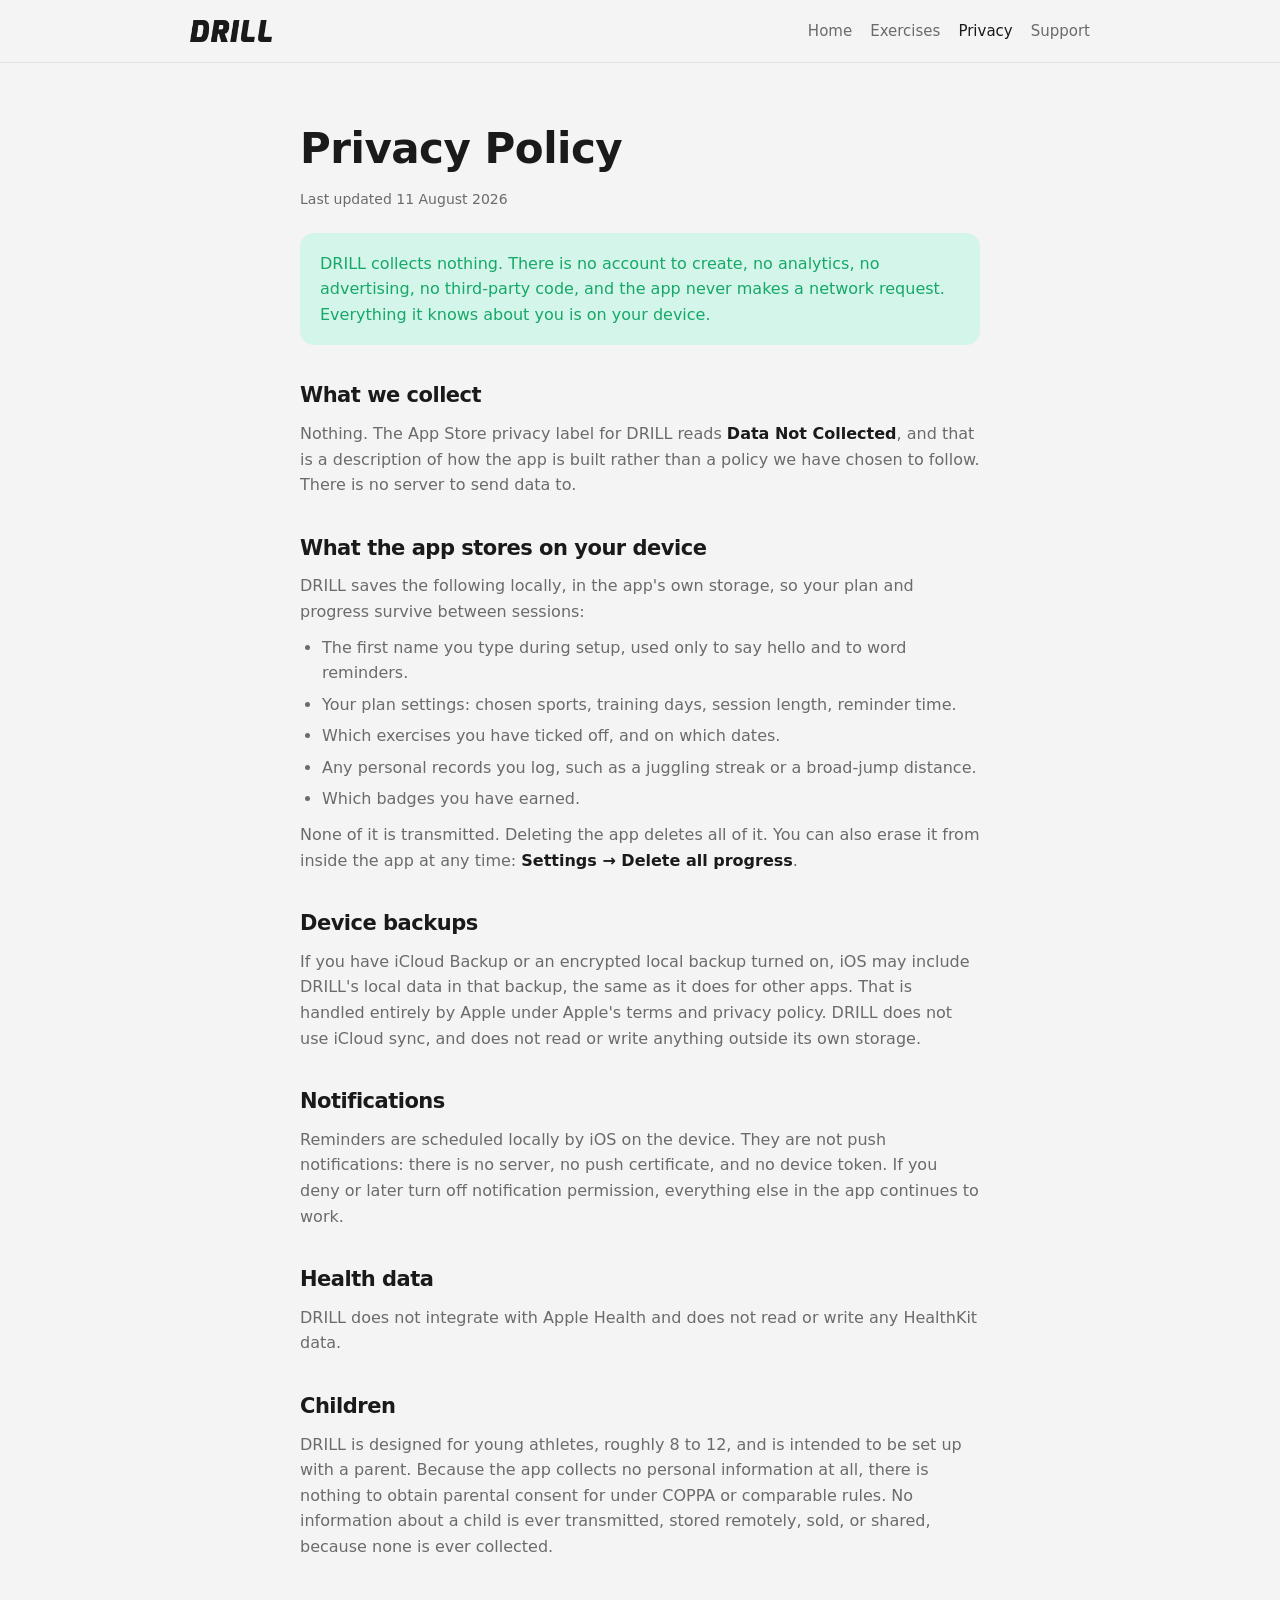
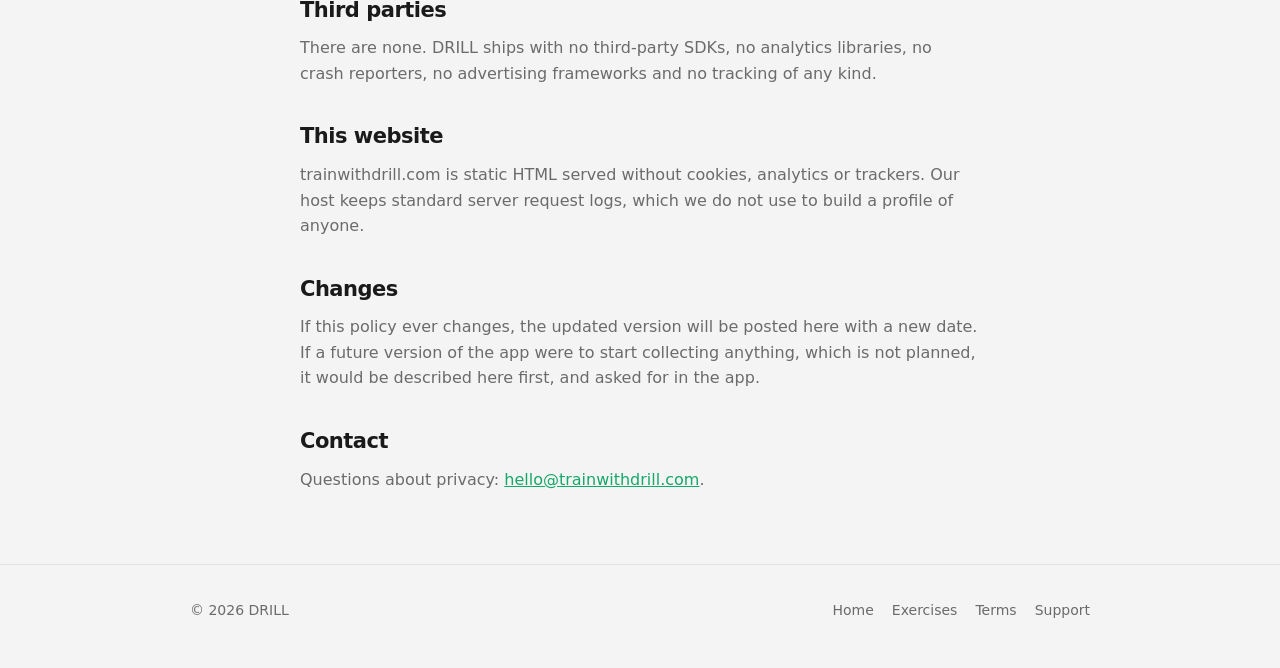
<file: site/privacy.html>
<!DOCTYPE html>
<html lang="en">
<head>
<meta charset="UTF-8">
<meta name="viewport" content="width=device-width, initial-scale=1.0">
<title>Privacy Policy · DRILL</title>
<meta name="description" content="DRILL collects no data. No accounts, no analytics, no third-party code, and no network requests. Everything stays on the device.">
<meta name="theme-color" content="#0d0d0d">
<link rel="icon" type="image/png" href="favicon.png">
<link rel="apple-touch-icon" href="apple-touch-icon.png">
<link rel="stylesheet" href="style.css">
</head>
<body>

<header class="site-header">
  <div class="wrap">
    <a class="brand" href="/"><span class="brand-word" role="img" aria-label="DRILL"></span></a>
    <nav class="site-nav">
      <a href="index.html">Home</a>
      <a href="exercises.html">Exercises</a>
      <a href="privacy.html" aria-current="page">Privacy</a>
      <a href="support.html">Support</a>
    </nav>
  </div>
</header>

<main class="wrap prose">
  <h1>Privacy Policy</h1>
  <p class="updated">Last updated 11 August 2026</p>

  <div class="callout">
    <p>DRILL collects nothing. There is no account to create, no analytics, no advertising,
    no third-party code, and the app never makes a network request. Everything it knows about
    you is on your device.</p>
  </div>

  <h2>What we collect</h2>
  <p>Nothing. The App Store privacy label for DRILL reads <strong>Data Not Collected</strong>,
  and that is a description of how the app is built rather than a policy we have chosen to
  follow. There is no server to send data to.</p>

  <h2>What the app stores on your device</h2>
  <p>DRILL saves the following locally, in the app's own storage, so your plan and progress
  survive between sessions:</p>
  <ul>
    <li>The first name you type during setup, used only to say hello and to word reminders.</li>
    <li>Your plan settings: chosen sports, training days, session length, reminder time.</li>
    <li>Which exercises you have ticked off, and on which dates.</li>
    <li>Any personal records you log, such as a juggling streak or a broad-jump distance.</li>
    <li>Which badges you have earned.</li>
  </ul>
  <p>None of it is transmitted. Deleting the app deletes all of it. You can also erase it from
  inside the app at any time: <strong>Settings &rarr; Delete all progress</strong>.</p>

  <h2>Device backups</h2>
  <p>If you have iCloud Backup or an encrypted local backup turned on, iOS may include DRILL's
  local data in that backup, the same as it does for other apps. That is handled entirely by
  Apple under Apple's terms and privacy policy. DRILL does not use iCloud sync, and does not
  read or write anything outside its own storage.</p>

  <h2>Notifications</h2>
  <p>Reminders are scheduled locally by iOS on the device. They are not push notifications:
  there is no server, no push certificate, and no device token. If you deny or later turn off
  notification permission, everything else in the app continues to work.</p>

  <h2>Health data</h2>
  <p>DRILL does not integrate with Apple Health and does not read or write any HealthKit data.</p>

  <h2>Children</h2>
  <p>DRILL is designed for young athletes, roughly 8 to 12, and is intended to be set up with a
  parent. Because the app collects no personal information at all, there is nothing to obtain
  parental consent for under COPPA or comparable rules. No information about a child is ever
  transmitted, stored remotely, sold, or shared, because none is ever collected.</p>

  <h2>Third parties</h2>
  <p>There are none. DRILL ships with no third-party SDKs, no analytics libraries, no crash
  reporters, no advertising frameworks and no tracking of any kind.</p>

  <h2>This website</h2>
  <p>trainwithdrill.com is static HTML served without cookies, analytics or trackers. Our host
  keeps standard server request logs, which we do not use to build a profile of anyone.</p>

  <h2>Changes</h2>
  <p>If this policy ever changes, the updated version will be posted here with a new date. If a
  future version of the app were to start collecting anything, which is not planned,
  it would be described here first, and asked for in the app.</p>

  <h2>Contact</h2>
  <p>Questions about privacy: <a href="mailto:hello@trainwithdrill.com">hello@trainwithdrill.com</a>.</p>
</main>

<footer class="site-footer">
  <div class="wrap">
    <span>&copy; 2026 DRILL</span>
    <nav>
      <a href="index.html">Home</a>
      <a href="exercises.html">Exercises</a>
      <a href="terms.html">Terms</a>
      <a href="support.html">Support</a>
    </nav>
  </div>
</footer>

</body>
</html>
</file>
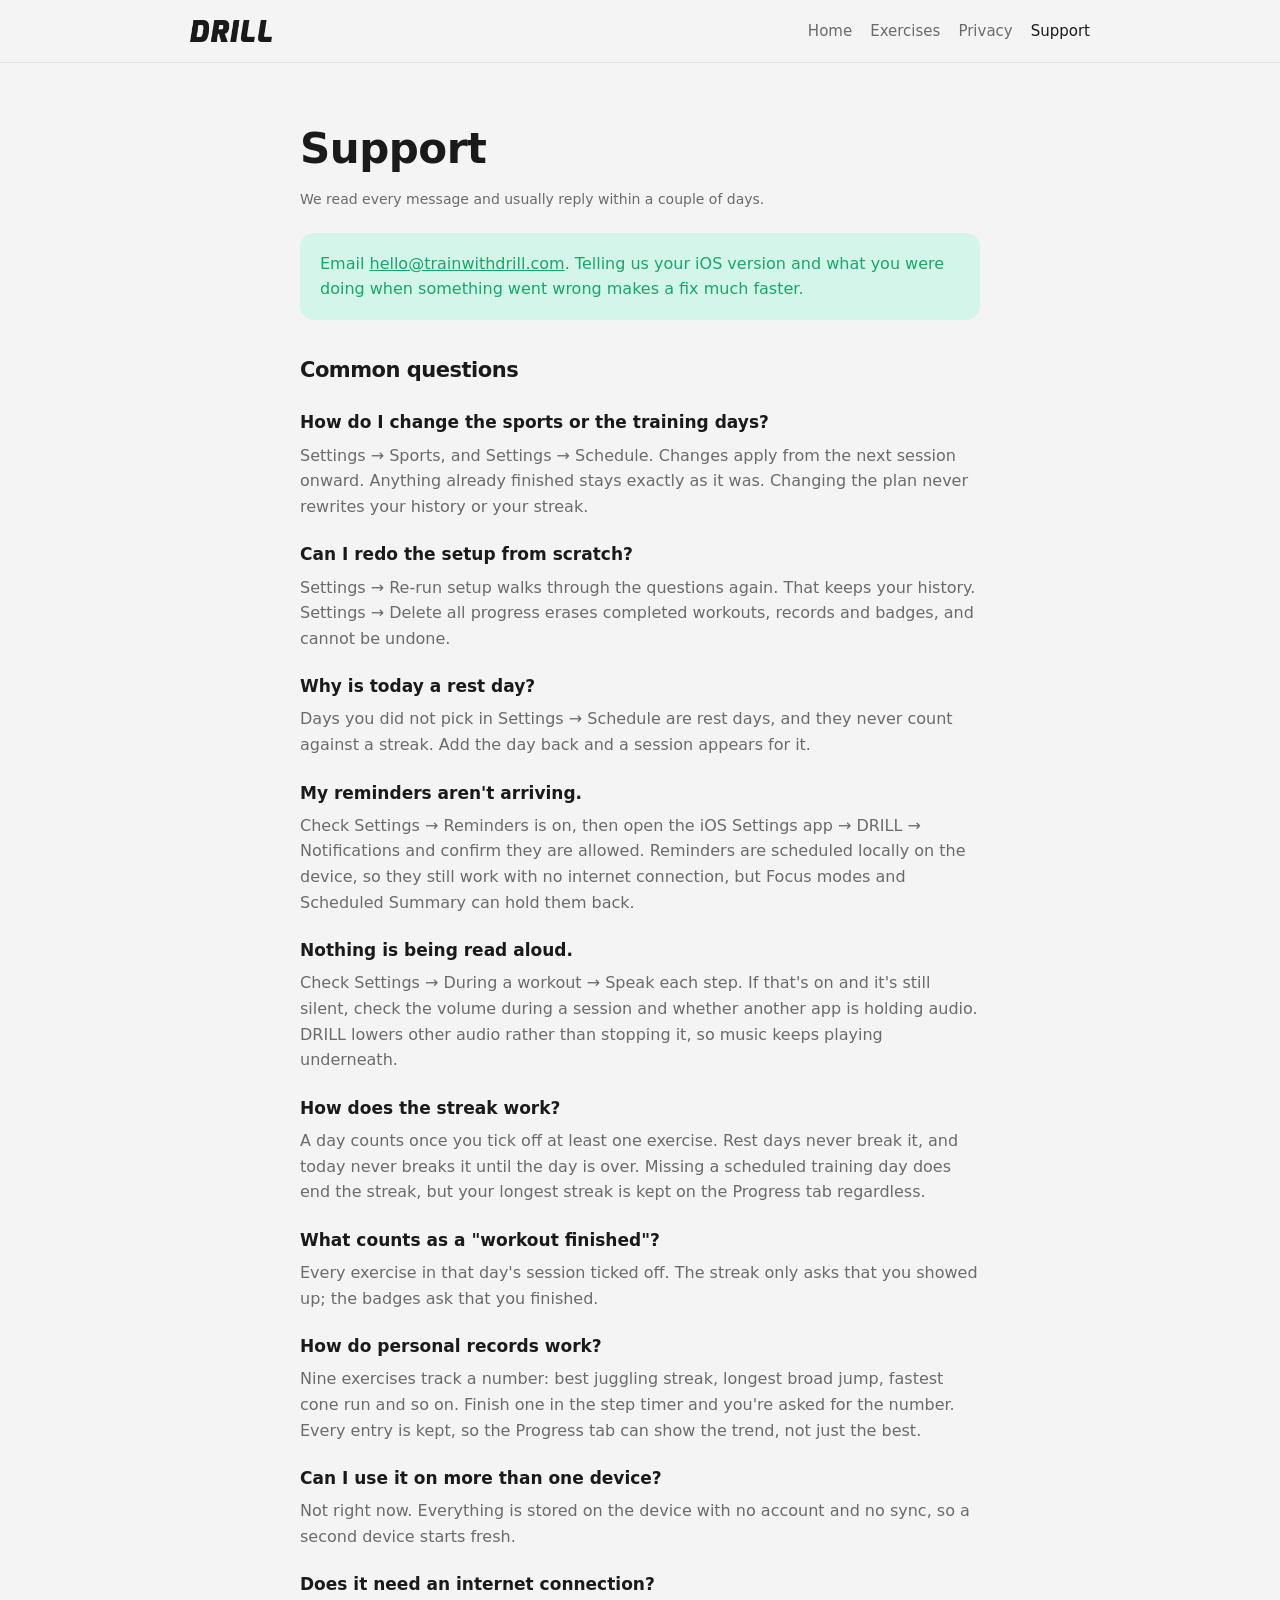
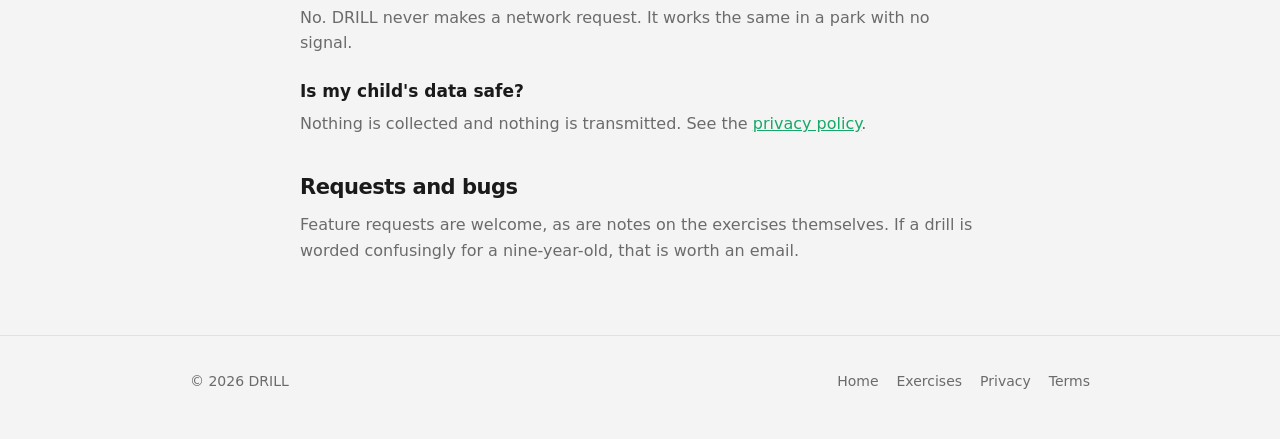
<file: site/support.html>
<!DOCTYPE html>
<html lang="en">
<head>
<meta charset="UTF-8">
<meta name="viewport" content="width=device-width, initial-scale=1.0">
<title>Support · DRILL</title>
<meta name="description" content="Help with DRILL: changing the plan, reminders, streaks, personal records, and how to get in touch.">
<meta name="theme-color" content="#0d0d0d">
<link rel="icon" type="image/png" href="favicon.png">
<link rel="apple-touch-icon" href="apple-touch-icon.png">
<link rel="stylesheet" href="style.css">
</head>
<body>

<header class="site-header">
  <div class="wrap">
    <a class="brand" href="/"><span class="brand-word" role="img" aria-label="DRILL"></span></a>
    <nav class="site-nav">
      <a href="index.html">Home</a>
      <a href="exercises.html">Exercises</a>
      <a href="privacy.html">Privacy</a>
      <a href="support.html" aria-current="page">Support</a>
    </nav>
  </div>
</header>

<main class="wrap prose">
  <h1>Support</h1>
  <p class="updated">We read every message and usually reply within a couple of days.</p>

  <div class="callout">
    <p>Email <a href="mailto:hello@trainwithdrill.com">hello@trainwithdrill.com</a>. Telling us
    your iOS version and what you were doing when something went wrong makes a fix much faster.</p>
  </div>

  <h2>Common questions</h2>

  <h3>How do I change the sports or the training days?</h3>
  <p>Settings &rarr; Sports, and Settings &rarr; Schedule. Changes apply from the next session
  onward. Anything already finished stays exactly as it was. Changing the plan never
  rewrites your history or your streak.</p>

  <h3>Can I redo the setup from scratch?</h3>
  <p>Settings &rarr; Re-run setup walks through the questions again. That keeps your history.
  Settings &rarr; Delete all progress erases completed workouts, records and badges, and cannot
  be undone.</p>

  <h3>Why is today a rest day?</h3>
  <p>Days you did not pick in Settings &rarr; Schedule are rest days, and they never count
  against a streak. Add the day back and a session appears for it.</p>

  <h3>My reminders aren't arriving.</h3>
  <p>Check Settings &rarr; Reminders is on, then open the iOS Settings app &rarr; DRILL &rarr;
  Notifications and confirm they are allowed. Reminders are scheduled locally on the device, so
  they still work with no internet connection, but Focus modes and Scheduled Summary can
  hold them back.</p>

  <h3>Nothing is being read aloud.</h3>
  <p>Check Settings &rarr; During a workout &rarr; Speak each step. If that's on and it's still
  silent, check the volume during a session and whether another app is holding audio. DRILL
  lowers other audio rather than stopping it, so music keeps playing underneath.</p>

  <h3>How does the streak work?</h3>
  <p>A day counts once you tick off at least one exercise. Rest days never break it, and today
  never breaks it until the day is over. Missing a scheduled training day does end the streak,
  but your longest streak is kept on the Progress tab regardless.</p>

  <h3>What counts as a "workout finished"?</h3>
  <p>Every exercise in that day's session ticked off. The streak only asks that you showed up;
  the badges ask that you finished.</p>

  <h3>How do personal records work?</h3>
  <p>Nine exercises track a number: best juggling streak, longest broad jump, fastest cone
  run and so on. Finish one in the step timer and you're asked for the number. Every entry is
  kept, so the Progress tab can show the trend, not just the best.</p>

  <h3>Can I use it on more than one device?</h3>
  <p>Not right now. Everything is stored on the device with no account and no sync, so a second
  device starts fresh.</p>

  <h3>Does it need an internet connection?</h3>
  <p>No. DRILL never makes a network request. It works the same in a park with no signal.</p>

  <h3>Is my child's data safe?</h3>
  <p>Nothing is collected and nothing is transmitted. See the
  <a href="privacy.html">privacy policy</a>.</p>

  <h2>Requests and bugs</h2>
  <p>Feature requests are welcome, as are notes on the exercises themselves. If a drill is
  worded confusingly for a nine-year-old, that is worth an email.</p>
</main>

<footer class="site-footer">
  <div class="wrap">
    <span>&copy; 2026 DRILL</span>
    <nav>
      <a href="index.html">Home</a>
      <a href="exercises.html">Exercises</a>
      <a href="privacy.html">Privacy</a>
      <a href="terms.html">Terms</a>
    </nav>
  </div>
</footer>

</body>
</html>
</file>
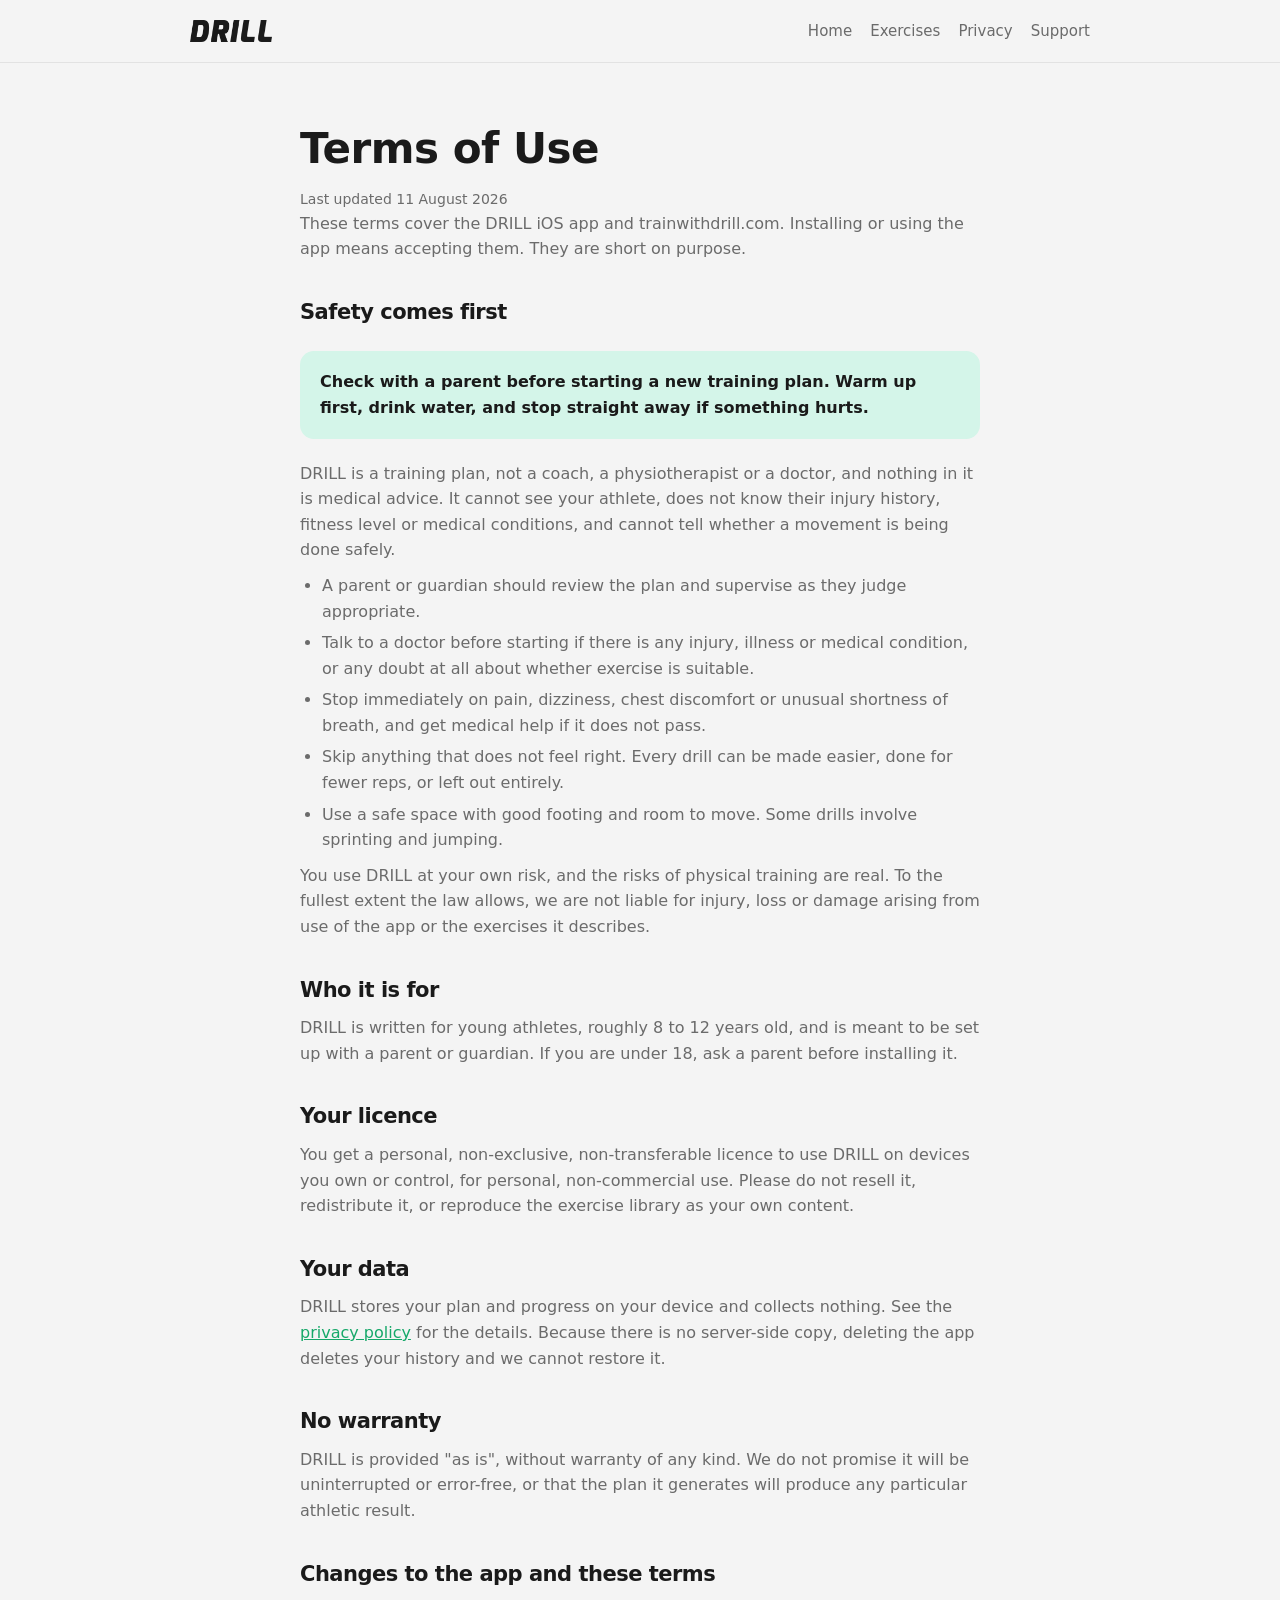
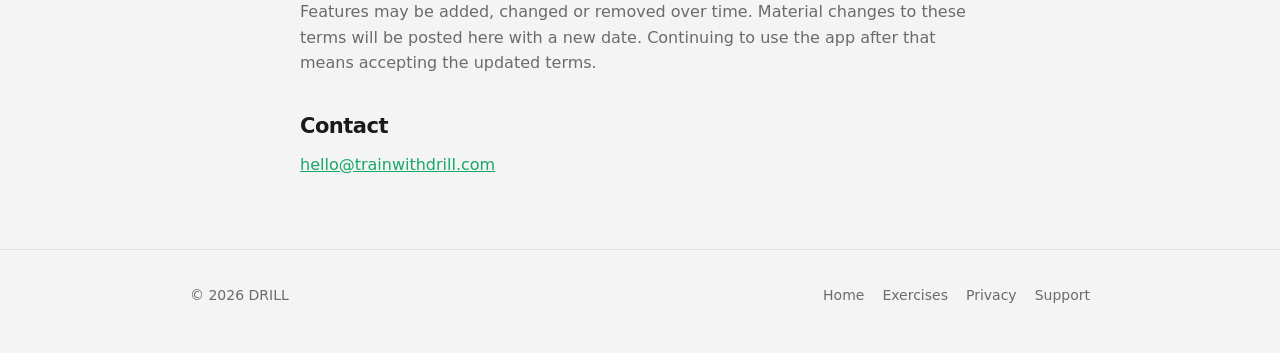
<file: site/terms.html>
<!DOCTYPE html>
<html lang="en">
<head>
<meta charset="UTF-8">
<meta name="viewport" content="width=device-width, initial-scale=1.0">
<title>Terms of Use · DRILL</title>
<meta name="description" content="Terms of use for the DRILL app, including safety guidance for young athletes and their parents.">
<meta name="theme-color" content="#0d0d0d">
<link rel="icon" type="image/png" href="favicon.png">
<link rel="apple-touch-icon" href="apple-touch-icon.png">
<link rel="stylesheet" href="style.css">
</head>
<body>

<header class="site-header">
  <div class="wrap">
    <a class="brand" href="/"><span class="brand-word" role="img" aria-label="DRILL"></span></a>
    <nav class="site-nav">
      <a href="index.html">Home</a>
      <a href="exercises.html">Exercises</a>
      <a href="privacy.html">Privacy</a>
      <a href="support.html">Support</a>
    </nav>
  </div>
</header>

<main class="wrap prose">
  <h1>Terms of Use</h1>
  <p class="updated">Last updated 11 August 2026</p>

  <p>These terms cover the DRILL iOS app and trainwithdrill.com. Installing or using the app
  means accepting them. They are short on purpose.</p>

  <h2>Safety comes first</h2>
  <div class="callout">
    <p><strong>Check with a parent before starting a new training plan. Warm up first, drink
    water, and stop straight away if something hurts.</strong></p>
  </div>
  <p>DRILL is a training plan, not a coach, a physiotherapist or a doctor, and nothing in it is
  medical advice. It cannot see your athlete, does not know their injury history, fitness level
  or medical conditions, and cannot tell whether a movement is being done safely.</p>
  <ul>
    <li>A parent or guardian should review the plan and supervise as they judge appropriate.</li>
    <li>Talk to a doctor before starting if there is any injury, illness or medical condition,
      or any doubt at all about whether exercise is suitable.</li>
    <li>Stop immediately on pain, dizziness, chest discomfort or unusual shortness of breath,
      and get medical help if it does not pass.</li>
    <li>Skip anything that does not feel right. Every drill can be made easier, done for fewer
      reps, or left out entirely.</li>
    <li>Use a safe space with good footing and room to move. Some drills involve sprinting and
      jumping.</li>
  </ul>
  <p>You use DRILL at your own risk, and the risks of physical training are real. To the fullest
  extent the law allows, we are not liable for injury, loss or damage arising from use of the
  app or the exercises it describes.</p>

  <h2>Who it is for</h2>
  <p>DRILL is written for young athletes, roughly 8 to 12 years old, and is meant to be set up
  with a parent or guardian. If you are under 18, ask a parent before installing it.</p>

  <h2>Your licence</h2>
  <p>You get a personal, non-exclusive, non-transferable licence to use DRILL on devices you
  own or control, for personal, non-commercial use. Please do not resell it, redistribute it, or
  reproduce the exercise library as your own content.</p>

  <h2>Your data</h2>
  <p>DRILL stores your plan and progress on your device and collects nothing. See the
  <a href="privacy.html">privacy policy</a> for the details. Because there is no server-side
  copy, deleting the app deletes your history and we cannot restore it.</p>

  <h2>No warranty</h2>
  <p>DRILL is provided "as is", without warranty of any kind. We do not promise it will be
  uninterrupted or error-free, or that the plan it generates will produce any particular
  athletic result.</p>

  <h2>Changes to the app and these terms</h2>
  <p>Features may be added, changed or removed over time. Material changes to these terms will
  be posted here with a new date. Continuing to use the app after that means accepting the
  updated terms.</p>

  <h2>Contact</h2>
  <p><a href="mailto:hello@trainwithdrill.com">hello@trainwithdrill.com</a></p>
</main>

<footer class="site-footer">
  <div class="wrap">
    <span>&copy; 2026 DRILL</span>
    <nav>
      <a href="index.html">Home</a>
      <a href="exercises.html">Exercises</a>
      <a href="privacy.html">Privacy</a>
      <a href="support.html">Support</a>
    </nav>
  </div>
</footer>

</body>
</html>
</file>
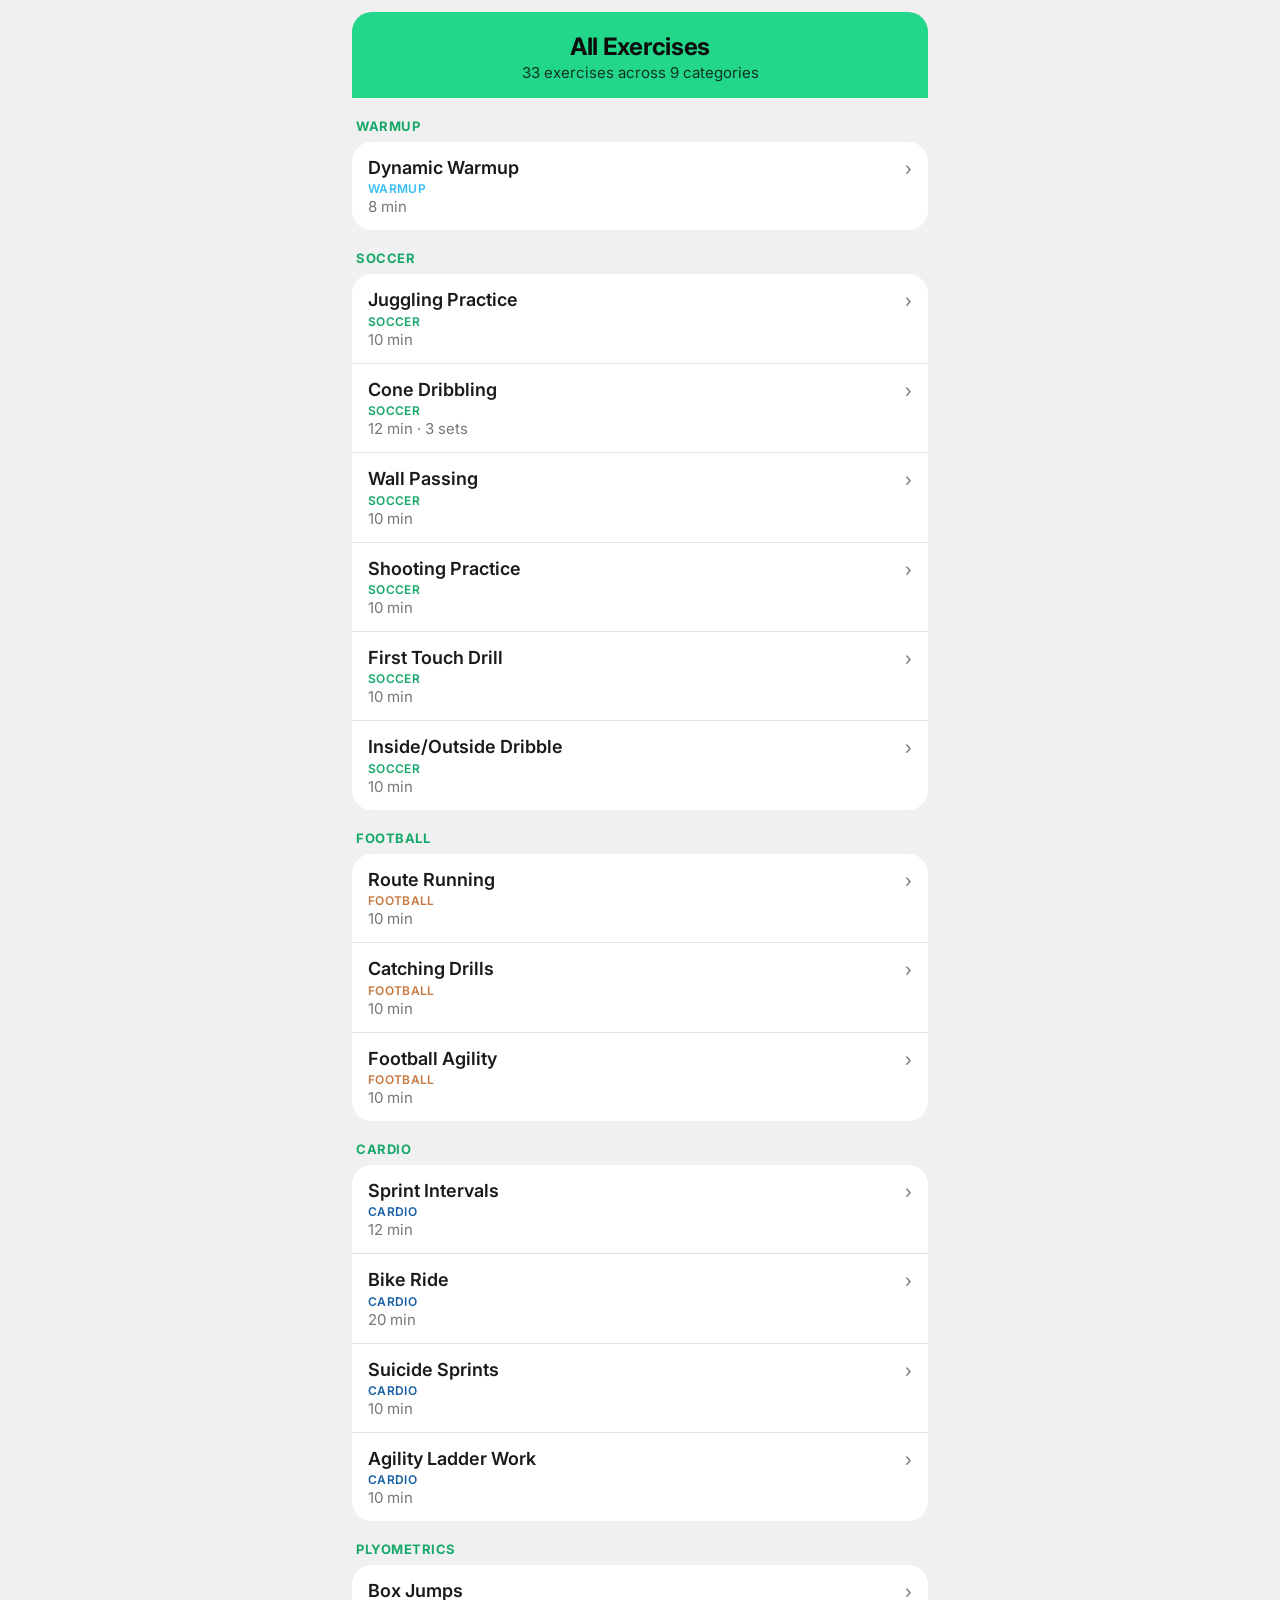
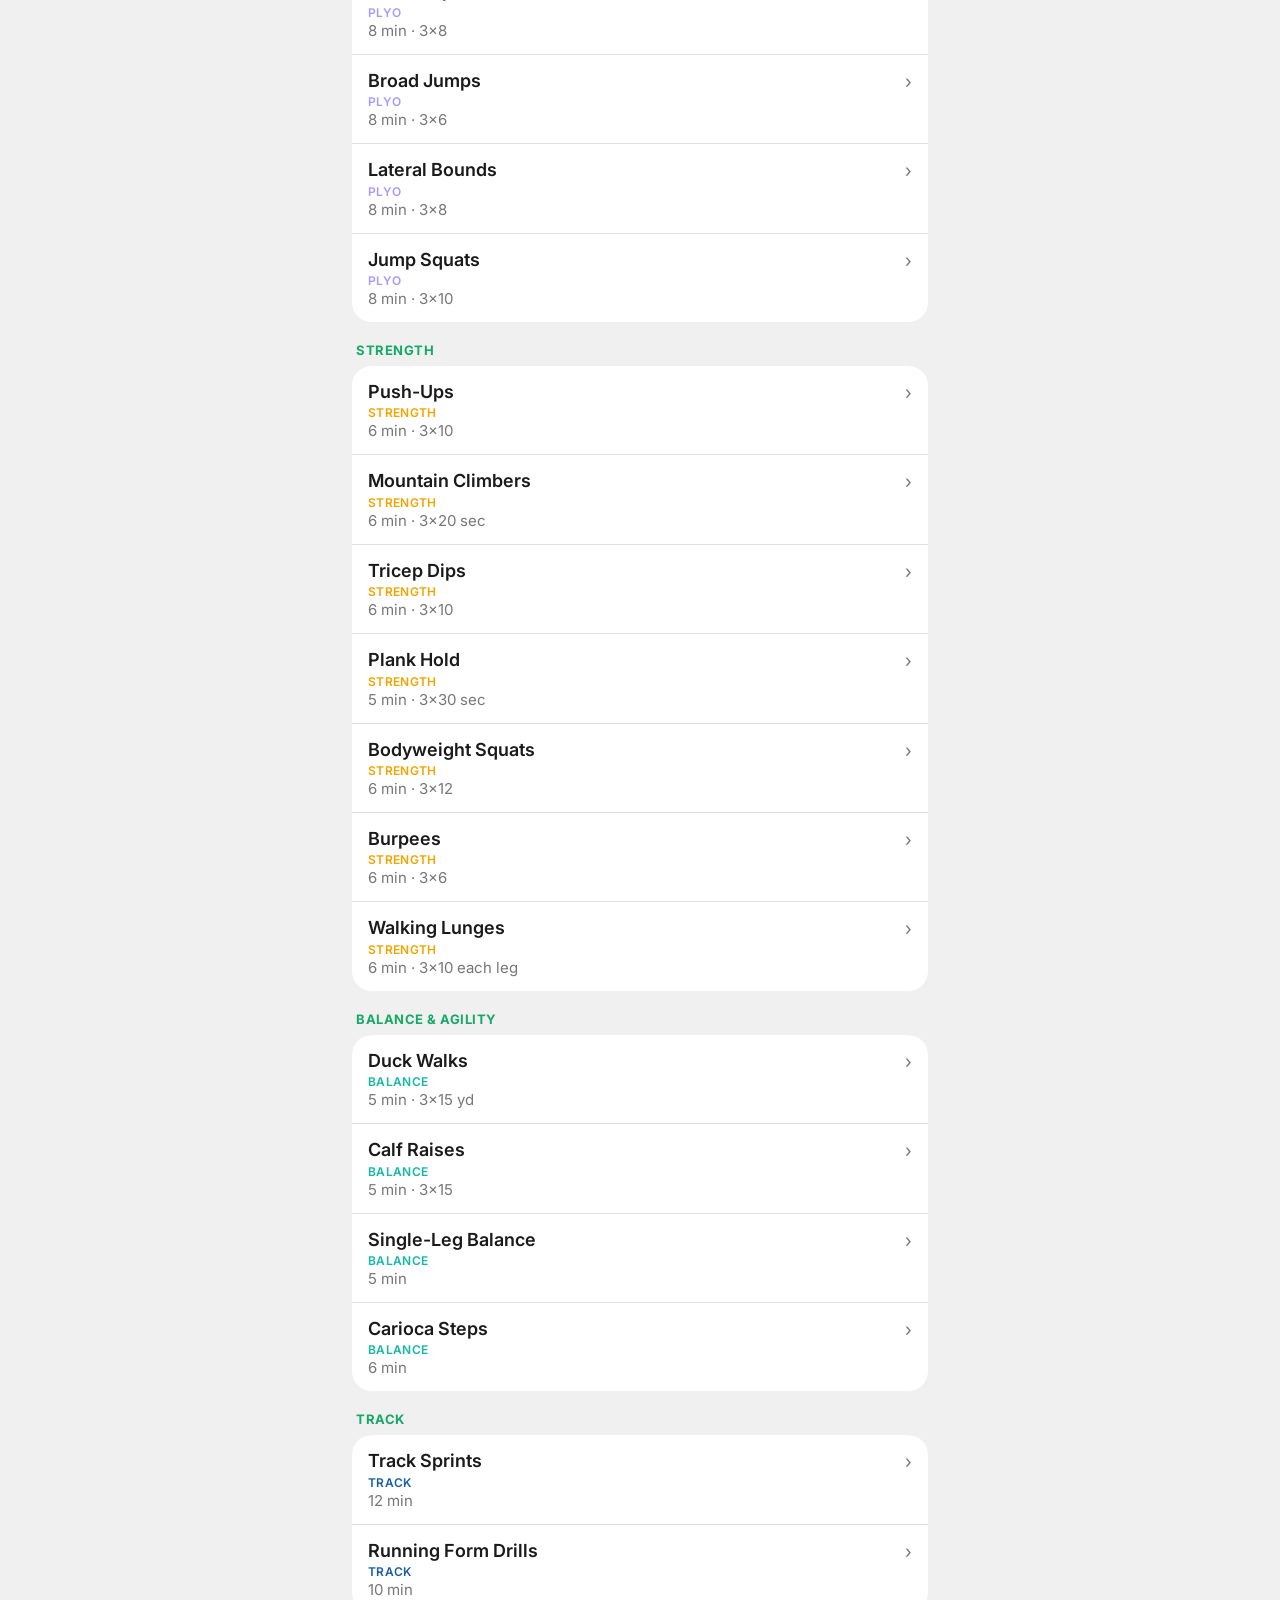
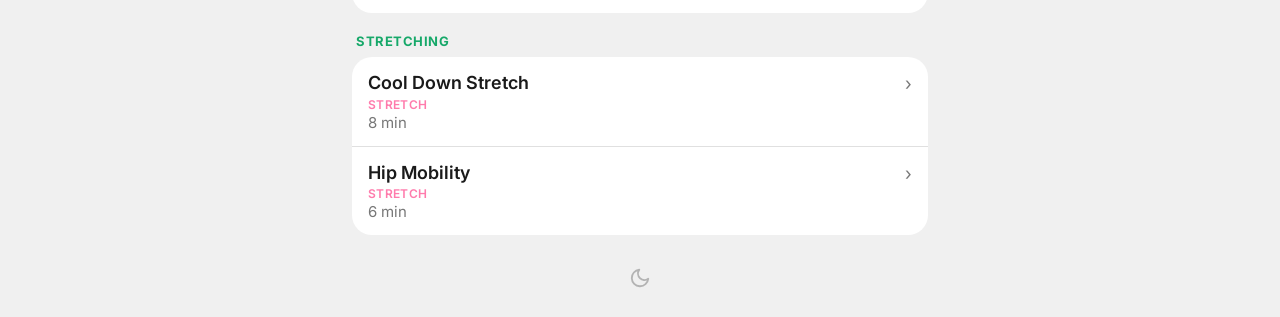
<file: site/app/exercises.html>
<!DOCTYPE html>
<html lang="en">
<head>
<meta charset="UTF-8">
<link rel="preconnect" href="https://fonts.googleapis.com">
<link rel="preconnect" href="https://fonts.gstatic.com" crossorigin>
<link href="https://fonts.googleapis.com/css2?family=Inter:wght@400;500;600;700&display=swap" rel="stylesheet">
<meta name="viewport" content="width=device-width, initial-scale=1.0">
<meta name="theme-color" content="#0d0d0d">
<meta name="robots" content="noindex">
<title>All Exercises – Train Today</title>
<link rel="icon" type="image/png" href="favicon.png">
<link rel="apple-touch-icon" href="apple-touch-icon.png">
<script>
  (function() {
    var s = localStorage.getItem('trainToday_theme');
    var dark = s ? s === 'dark' : window.matchMedia('(prefers-color-scheme: dark)').matches;
    document.documentElement.setAttribute('data-theme', dark ? 'dark' : 'light');
  })();
</script>
<style>
  * { box-sizing: border-box; margin: 0; padding: 0; }

  :root {
    --green: #22D68A;
    --green-light: #0d2e1f;
    --green-dark: #16a869;
    --text: #f0f0f0;
    --text-secondary: #888;
    --border: #2a2a2a;
    --bg: #0d0d0d;
    --card: #161616;
  }

  @media (prefers-color-scheme: light) {
    :root {
      --green-light: #d4f5e9;
      --text: #1a1a1a;
      --text-secondary: #777;
      --border: #e0e0e0;
      --bg: #f0f0f0;
      --card: #ffffff;
    }
  }

  html[data-theme="light"] {
    --green-light: #d4f5e9;
    --text: #1a1a1a;
    --text-secondary: #777;
    --border: #e0e0e0;
    --bg: #f0f0f0;
    --card: #ffffff;
  }

  html[data-theme="dark"] {
    --green-light: #0d2e1f;
    --text: #f0f0f0;
    --text-secondary: #888;
    --border: #2a2a2a;
    --bg: #0d0d0d;
    --card: #161616;
  }

  html { background-color: var(--bg); }
  body {
    font-family: 'Inter', -apple-system, BlinkMacSystemFont, 'Segoe UI', sans-serif;
    background: var(--bg);
    color: var(--text);
    min-height: 100vh;
    -webkit-tap-highlight-color: transparent;
  }

  #app {
    max-width: 600px;
    margin: 0 auto;
    padding: 0 12px 12px;
  }

  /* HEADER */
  .header-wrap {
    position: sticky;
    top: 0;
    z-index: 10;
    background: var(--bg);
    padding-top: 12px;
  }
  .header {
    background: var(--green);
    color: #0d0d0d;
    padding: 20px 16px 16px;
    border-radius: 20px 20px 0 0;
  }
  .header-title {
    font-size: 24px;
    font-weight: 700;
    letter-spacing: -0.3px;
    text-align: center;
  }
  .header-meta {
    font-size: 15px;
    opacity: 0.8;
    margin-top: 2px;
    text-align: center;
  }

  /* SECTIONS */
  .section-title {
    font-size: 13px;
    font-weight: 700;
    text-transform: uppercase;
    letter-spacing: 0.5px;
    color: var(--green-dark);
    padding: 20px 4px 8px;
  }

  /* ACTIVITIES */
  .activities { padding: 0; }

  .activity-item {
    background: var(--card);
    border-bottom: 1px solid var(--border);
  }
  .activity-item:first-child {
    border-radius: 20px 20px 0 0;
    overflow: hidden;
  }
  .activity-item:last-child {
    border-bottom: none;
    border-radius: 0 0 20px 20px;
    overflow: hidden;
  }
  .activities:has(.activity-item:only-child) .activity-item {
    border-radius: 20px;
  }
  .activity-row {
    display: flex;
    align-items: flex-start;
    gap: 12px;
    padding: 14px 16px;
    cursor: pointer;
    user-select: none;
  }
  .activity-text { flex: 1; min-width: 0; }
  .activity-name {
    font-size: 18px;
    font-weight: 600;
    line-height: 1.3;
  }
  .activity-duration {
    font-size: 15px;
    color: var(--text-secondary);
    margin-top: 1px;
  }
  .tag {
    display: block;
    font-size: 12px;
    font-weight: 600;
    padding: 0;
    background: none !important;
    margin-top: 2px;
    text-transform: uppercase;
    letter-spacing: 0.3px;
  }
  .tag-soccer { color: var(--green-dark); }
  .tag-cardio { color: #185FA5; }
  .tag-strength { color: #F0A500; }
  .tag-plyo { color: #A89BFF; }
  .tag-stretch { color: #FF7BAC; }
  .tag-football { color: #C87941; }
  .tag-track { color: #185FA5; }
  .tag-warmup { color: #38bdf8; }
  .tag-balance { color: #14B8A6; }

  .chevron {
    font-size: 18px;
    color: var(--text-secondary);
    margin-top: 2px;
    transition: transform 0.2s;
    flex-shrink: 0;
  }
  .chevron.open { transform: rotate(90deg); }

  .activity-detail {
    display: none;
    padding: 0 16px 16px 16px;
    font-size: 16px;
    color: var(--text-secondary);
    line-height: 1.65;
  }
  .activity-detail.open { display: block; }
  .detail-steps {
    list-style: none;
    counter-reset: step;
  }
  .detail-steps li {
    counter-increment: step;
    padding: 6px 0 6px 28px;
    position: relative;
    border-bottom: 1px solid var(--border);
  }
  .detail-steps li:last-child { border-bottom: none; }
  .detail-steps li::before {
    content: counter(step);
    position: absolute;
    left: 0;
    top: 8px;
    width: 20px;
    height: 20px;
    background: var(--green-light);
    color: var(--green-dark);
    border-radius: 50%;
    font-size: 11px;
    font-weight: 700;
    display: flex;
    align-items: center;
    justify-content: center;
  }

  /* THEME TOGGLE */
  .theme-toggle-wrap {
    max-width: 600px;
    margin: 0 auto;
    padding: 12px 12px 20px;
    display: flex;
    justify-content: center;
  }
  .theme-toggle {
    background: none;
    border: none;
    color: var(--text-secondary);
    cursor: pointer;
    padding: 8px 16px;
    display: flex;
    align-items: center;
    justify-content: center;
    border-radius: 8px;
    opacity: 0.5;
  }
  .theme-toggle:hover { opacity: 0.8; }
  .theme-toggle:active { opacity: 0.4; }
</style>
</head>
<body>

<div id="app"></div>

<div class="theme-toggle-wrap">
  <button id="themeToggle" class="theme-toggle" onclick="toggleTheme()" title="Toggle light/dark mode"></button>
</div>

<script>
// ─── ACTIVITY LIBRARY (mirrors index.html — keep in sync if edited) ────────

const ACTIVITIES = {

  // WARMUPS
  dynamicWarmup: {
    name: "Dynamic Warmup",
    duration: "8 min",
    tag: "warmup",
    steps: [
      "Jog in place for 1 minute to get your heart rate up.",
      "High knees: lift each knee up to your belly button while jogging, for 30 seconds.",
      "Butt kicks: kick your heels up toward your butt while jogging, for 30 seconds.",
      "Leg swings: hold a wall or fence, swing each leg forward and back 10 times.",
      "Arm circles: big circles forward 10 times, then backward 10 times.",
      "Hip circles: hands on hips, make big circles with your hips, 10 each way.",
      "Lateral shuffles: side-step quickly back and forth, for 30 seconds.",
    ]
  },

  // SOCCER
  jugglingBasic: {
    name: "Juggling Practice",
    duration: "10 min",
    tag: "soccer",
    steps: [
      "Drop the ball, let it bounce once, then kick it up with the top of your foot (laces). Catch it. Repeat.",
      "Once you feel comfortable, try to kick it twice before catching it.",
      "Keep your foot flat when you kick. Imagine your foot is a shelf the ball sits on.",
      "Count your best streak! Write it down and try to beat it tomorrow.",
      "If you get good, try alternating feet: right, left, right, left.",
    ]
  },
  coneDribbling: {
    name: "Cone Dribbling",
    duration: "12 min · 3 sets",
    tag: "soccer",
    steps: [
      "Set up 5 cones (or water bottles, shoes, anything!) in a straight line, about 3 feet apart.",
      "Dribble through them using only the inside of your foot. Go slow and controlled first.",
      "Come back through using the outside of your foot.",
      "Rest 30 seconds, then repeat. Try to go a little faster each set.",
      "Bonus: time yourself and try to beat your record!",
    ]
  },
  passAndMove: {
    name: "Wall Passing",
    duration: "10 min",
    tag: "soccer",
    steps: [
      "Stand about 6 feet from a wall or rebounder.",
      "Pass the ball firmly against the wall with the inside of your foot.",
      "Control the return with your opposite foot. Soft touch!",
      "Try 20 passes with your right foot, then 20 with your left foot.",
      "Move back a few feet once you're comfortable and repeat.",
    ]
  },
  shootingDrill: {
    name: "Shooting Practice",
    duration: "10 min",
    tag: "soccer",
    steps: [
      "Set up a goal (use cones or pick a spot on a wall/fence).",
      "Start 10 feet away. Shoot using your laces and make sure you follow through!",
      "Take 10 shots from straight on, then 10 from the left side, then 10 from the right.",
      "After each shot, jog to get the ball. Don't just walk!",
      "Try aiming for corners (low left, low right) instead of straight at the middle.",
    ]
  },
  firstTouchDrill: {
    name: "First Touch Drill",
    duration: "10 min",
    tag: "soccer",
    steps: [
      "Toss the ball up in the air about head height. Let it drop.",
      "Stop the ball dead with the sole (bottom) of your foot before it bounces twice.",
      "Then try stopping it with the inside of your foot.",
      "Do 15 reps each foot. The goal is a soft, controlled touch, not kicking it away.",
      "Challenge: toss higher and try to chest-trap it, then foot trap before it bounces.",
    ]
  },
  insideOutsideDribble: {
    name: "Inside/Outside Dribble",
    duration: "10 min",
    tag: "soccer",
    steps: [
      "In an open space, dribble forward tapping the ball with the inside of your right foot, then the outside.",
      "Inside tap, outside tap, inside tap, outside tap. Keep a rhythm.",
      "Do this for 20 yards, then turn around and come back.",
      "Repeat 4 times, then switch to your left foot.",
      "This improves your ball control and makes you harder to defend.",
    ]
  },

  // FOOTBALL
  routeRunning: {
    name: "Route Running",
    duration: "10 min",
    tag: "football",
    steps: [
      "Set up 2 cones: one where you start, one 10 yards ahead.",
      "Run hard to the cone, then cut sharply to the right (out route). Raise your hands like you're catching.",
      "Jog back. Repeat, this time cutting to the left.",
      "Do 6 reps each direction. Focus on planting your outside foot hard before cutting.",
      "Advanced: add a third cone and practice a corner route. Go straight, then cut out at 45°.",
    ]
  },
  handCatching: {
    name: "Catching Drills",
    duration: "10 min",
    tag: "football",
    steps: [
      "Toss a football up and catch with just your fingertips, not your palms.",
      "Run 5 yards, turn around, catch a toss. Eyes on the ball the whole time, not the catcher.",
      "Try catching while looking away, then turning at the last second.",
      "10 catches straight on, then run routes and catch: 5 cuts left, 5 cuts right.",
      "Remember: catch the ball, THEN tuck it in. Don't tuck early!",
    ]
  },
  footballAgility: {
    name: "Football Agility",
    duration: "10 min",
    tag: "football",
    steps: [
      "Set up 4 cones in a square about 5 yards apart.",
      "Sprint forward to the first cone, shuffle sideways to the second, backpedal to the third, shuffle back to start.",
      "This is called a 4-corner drill. It's used by real NFL players!",
      "Do 4 rounds, resting 30 seconds between each.",
      "Try to keep your hips low and stay on the balls of your feet. No flat-footed running!",
    ]
  },

  // CARDIO
  sprintIntervals: {
    name: "Sprint Intervals",
    duration: "12 min",
    tag: "cardio",
    steps: [
      "Find a flat area: a backyard, street, or park works great.",
      "Mark a start and end point about 30-40 yards apart.",
      "Sprint as FAST as you can from one end to the other.",
      "Walk back slowly. This is your rest.",
      "Do 8 sprints total. Rest 45 seconds after every 2 sprints.",
    ]
  },
  bikeRide: {
    name: "Bike Ride",
    duration: "20 min",
    tag: "cardio",
    steps: [
      "Gear up: helmet on, no shortcuts!",
      "Ride at a comfortable pace for the first 5 minutes to warm up your legs.",
      "For the middle 10 minutes, try to go a little faster. You should be breathing harder.",
      "Cool down the last 5 minutes at an easy pace.",
      "Try to explore a slightly different route each time!",
    ]
  },
  suicideSprints: {
    name: "Suicide Sprints",
    duration: "10 min",
    tag: "cardio",
    steps: [
      "Set up 4 cones in a line: 5 yards, 10 yards, 15 yards, and 20 yards from your start.",
      "Sprint to the first cone, touch it (or the ground), sprint back to start.",
      "Sprint to the second cone, back to start. Then third, then fourth.",
      "That's 1 full suicide. Rest 45 seconds and repeat.",
      "Try to complete 3-4 suicides. These are tough, so give everything!",
    ]
  },
  agilityLadder: {
    name: "Agility Ladder Work",
    duration: "10 min",
    tag: "cardio",
    steps: [
      "No ladder? Use chalk or tape on the ground to make 10 boxes, each about 18 inches.",
      "Run through stepping one foot in each box as fast as you can.",
      "Try lateral shuffles: step side to side through each box.",
      "Try the in-in-out-out pattern: both feet in, both feet out the sides, repeat.",
      "Rest 20 seconds between each pass. Do 3 passes of each pattern.",
    ]
  },

  // PLYOMETRICS
  boxJumps: {
    name: "Box Jumps",
    duration: "8 min · 3×8",
    tag: "plyo",
    steps: [
      "Find a sturdy box, step, or ledge about 12-18 inches high.",
      "Stand about 1 foot in front. Bend your knees, swing your arms back.",
      "Explode up: swing arms forward, jump, and land SOFTLY on top with bent knees.",
      "Step back down (don't jump down). Reset and go again.",
      "Do 8 jumps, rest 30 seconds, repeat 3 times. LAND SOFT, no loud thuds!",
    ]
  },
  broadJumps: {
    name: "Broad Jumps",
    duration: "8 min · 3×6",
    tag: "plyo",
    steps: [
      "Stand with feet shoulder-width apart. Bend your knees and swing arms back.",
      "Jump as FAR forward as you can. Use your arms to help propel you.",
      "Land softly with both feet, knees bent like a shock absorber.",
      "Mark where you landed. Try to beat your distance each jump!",
      "Do 6 jumps, rest 30 seconds, repeat 3 times.",
    ]
  },
  lateralBounds: {
    name: "Lateral Bounds",
    duration: "8 min · 3×8",
    tag: "plyo",
    steps: [
      "Stand on your right foot. Bend your knee slightly.",
      "Jump sideways to the left, landing on your LEFT foot only. Balance for 1 second.",
      "Then jump back to the right, landing on your RIGHT foot. That's 1 rep.",
      "Keep your chest up and land soft. Pretend the floor is hot!",
      "Do 8 total bounds, rest 30 seconds, repeat 3 times.",
    ]
  },
  jumpSquats: {
    name: "Jump Squats",
    duration: "8 min · 3×10",
    tag: "plyo",
    steps: [
      "Stand with feet shoulder-width apart, toes pointing slightly out.",
      "Lower into a squat with thighs parallel to the ground and chest up.",
      "Explode up and jump as high as you can!",
      "Land softly back in the squat position. Don't let your knees cave in.",
      "Do 10 jump squats, rest 30 seconds, repeat 3 sets.",
    ]
  },

  // STRENGTH
  pushups: {
    name: "Push-Ups",
    duration: "6 min · 3×10",
    tag: "strength",
    steps: [
      "Start in a plank: hands slightly wider than shoulders, body in a straight line.",
      "Lower your chest to just above the ground. Keep elbows at a 45° angle, not flared wide.",
      "Push back up to start. That's 1 rep.",
      "Keep your core tight the whole time. No sagging hips!",
      "Do 10, rest 30 seconds, repeat 3 sets. Can't do 10? Do 5 on your knees. That's great too!",
    ]
  },
  mountainClimbers: {
    name: "Mountain Climbers",
    duration: "6 min · 3×20 sec",
    tag: "strength",
    steps: [
      "Start in a push-up position with arms straight and body flat like a board.",
      "Drive your right knee toward your chest, then quickly switch: left knee in, right leg out.",
      "Keep alternating fast, like you're running in place horizontally.",
      "Keep hips down. Don't let your butt stick up in the air.",
      "Go for 20 seconds, rest 20 seconds. Repeat 3 times. It should burn!",
    ]
  },
  tricepDips: {
    name: "Tricep Dips",
    duration: "6 min · 3×10",
    tag: "strength",
    steps: [
      "Find a sturdy chair, bench, or low step. Sit on the edge.",
      "Put your hands next to your hips, fingers pointing forward.",
      "Slide your butt off the edge, legs out in front with knees slightly bent.",
      "Bend elbows and lower yourself down until elbows reach 90°.",
      "Push back up to start. That's 1 rep. Do 10, rest 30 seconds, 3 sets.",
    ]
  },
  plankHold: {
    name: "Plank Hold",
    duration: "5 min · 3×30 sec",
    tag: "strength",
    steps: [
      "Get in push-up position. Drop to your forearms with elbows under shoulders.",
      "Body should be straight from head to heels, like a wooden plank.",
      "Squeeze your belly button toward your spine. Don't hold your breath!",
      "Hold for 30 seconds. Rest 20 seconds. Repeat 3 times.",
      "Too easy? Lift one foot off the ground to make it harder.",
    ]
  },
  squats: {
    name: "Bodyweight Squats",
    duration: "6 min · 3×12",
    tag: "strength",
    steps: [
      "Stand with feet shoulder-width apart, toes pointed out slightly.",
      "Stretch your arms out in front for balance.",
      "Sit back and down like you're sitting into a chair. Chest stays up!",
      "Lower until thighs are parallel to the ground (or as low as comfortable).",
      "Drive through your heels to stand back up. Do 12, rest 30 seconds, 3 sets.",
    ]
  },
  burpees: {
    name: "Burpees",
    duration: "6 min · 3×6",
    tag: "strength",
    steps: [
      "Stand up straight. Drop hands to the floor, jump feet back to a plank.",
      "Do one push-up (or skip it if you're tired).",
      "Jump feet back to your hands, then explode up: jump and clap overhead!",
      "Land soft, immediately go into the next one.",
      "Do 6, rest 40 seconds, repeat 3 sets. These are HARD but make you super athletic!",
    ]
  },
  lunges: {
    name: "Walking Lunges",
    duration: "6 min · 3×10 each leg",
    tag: "strength",
    steps: [
      "Stand tall, feet together. Step your right foot forward about 2 feet.",
      "Lower your back knee toward the ground. Front thigh should be parallel to the floor.",
      "Push up through your front heel and bring your back foot forward. That's 1 rep.",
      "Keep your chest up and don't let your front knee go past your toes.",
      "Do 10 lunges each leg, rest 30 seconds, repeat 3 sets.",
    ]
  },

  // BALANCE & AGILITY
  duckWalks: {
    name: "Duck Walks",
    duration: "5 min · 3×15 yd",
    tag: "balance",
    steps: [
      "Squat down like you're sitting in a low chair, thighs about parallel to the ground.",
      "Keep your chest up and hands out in front (or on your hips) for balance.",
      "Waddle forward one small step at a time, staying low the whole way, like a duck!",
      "Walk 15 yards forward, then waddle backward 15 yards to reset.",
      "Rest 30 seconds, repeat 3 times. Burns your legs but builds serious hip and knee control.",
    ]
  },
  calfRaises: {
    name: "Calf Raises",
    duration: "5 min · 3×15",
    tag: "balance",
    steps: [
      "Stand tall, feet hip-width apart. Hold a wall or chair if you need help balancing.",
      "Toes pointing straight ahead: rise onto your tiptoes as high as you can, then slowly lower. Do 15 reps.",
      "Turn your toes OUT (heels together, like a V) and do 15 more.",
      "Turn your toes IN (pigeon-toed) and do a final 15. Different angles hit different parts of your calf!",
      "Rest 30 seconds between each set of 15. Go slow on the way down, that's where the real work happens.",
    ]
  },
  singleLegBalance: {
    name: "Single-Leg Balance",
    duration: "5 min",
    tag: "balance",
    steps: [
      "Stand on your right foot, arms out to your sides like airplane wings.",
      "Hold as still as you can for 30 seconds. Pick a spot on the wall to stare at, it helps!",
      "Switch to your left foot and hold for 30 seconds.",
      "Level up: try closing your eyes for 10 seconds on each foot.",
      "Level up more: bend your standing knee slightly and hold 30 seconds each leg.",
      "Do 2 full rounds (both legs, all challenges).",
    ]
  },
  cariocaSteps: {
    name: "Carioca Steps",
    duration: "6 min",
    tag: "balance",
    steps: [
      "Stand sideways to the direction you're going to travel. Pick a 15-20 yard path.",
      "Cross your right foot OVER your left, then step your left foot out to the side.",
      "Next cross your right foot BEHIND your left, then step your left foot out again.",
      "Keep alternating over-behind-over-behind as you travel sideways. Hips stay facing forward the whole time.",
      "Go 15-20 yards, then switch directions and lead with your left foot going back.",
      "Do 4 total passes (2 each direction), moving a little faster once you feel confident.",
    ]
  },

  // TRACK
  trackSprints: {
    name: "Track Sprints",
    duration: "12 min",
    tag: "track",
    steps: [
      "Find a straight path: a driveway, sidewalk, or field works great.",
      "Mark a 50-yard distance (about 45 steps).",
      "Sprint at full effort from one end to the other.",
      "Walk back slowly. This is your rest period.",
      "Do 6 sprints. Rest 1 minute after every 2 sprints. Focus on FORM: drive your knees up, pump your arms!",
    ]
  },
  strideDrills: {
    name: "Running Form Drills",
    duration: "10 min",
    tag: "track",
    steps: [
      "A-skips: march forward with an exaggerated knee drive, skipping. 20 yards.",
      "B-skips: same as A-skips, but kick your leg out at the top. 20 yards.",
      "High knees: sprint in place driving knees as high as possible, for 20 seconds.",
      "Butt kicks: sprint in place kicking heels to your butt, for 20 seconds.",
      "Straight-leg bounds: jump forward off alternate feet with straight legs. 20 yards. Rest, repeat 2x.",
    ]
  },

  // STRETCHING
  coolDownStretch: {
    name: "Cool Down Stretch",
    duration: "8 min",
    tag: "stretch",
    steps: [
      "Quad stretch: stand on one leg, pull your other heel to your butt. Hold 20 seconds each leg.",
      "Hamstring stretch: sit on the ground, legs out, reach toward your toes. Hold 30 seconds.",
      "Hip flexor stretch: kneel on one knee, lean your hips forward. Hold 20 seconds each side.",
      "Seated butterfly: sit with feet together, press knees toward the ground. Hold 30 seconds.",
      "Shoulder cross: pull one arm across your chest, hold with the other. 20 seconds each arm.",
      "Child's pose: kneel and reach arms forward, rest forehead down. Hold 30 seconds. Breathe slow!",
    ]
  },
  hipMobility: {
    name: "Hip Mobility",
    duration: "6 min",
    tag: "stretch",
    steps: [
      "Hip circles: hands on hips, make big slow circles, 10 each direction.",
      "Pigeon pose: from push-up position, bring right knee to right wrist, extend left leg back. Hold 30 seconds.",
      "Switch legs. Hold 30 seconds.",
      "Deep squat hold: feet slightly wider than hips, squat all the way down, hold for 30 seconds.",
      "Lateral lunge stretch: step wide right, bend right knee, keep left leg straight. Hold 20 seconds each side.",
    ]
  },
};

const CATEGORIES = [
  { tag: 'warmup', label: 'Warmup' },
  { tag: 'soccer', label: 'Soccer' },
  { tag: 'football', label: 'Football' },
  { tag: 'cardio', label: 'Cardio' },
  { tag: 'plyo', label: 'Plyometrics' },
  { tag: 'strength', label: 'Strength' },
  { tag: 'balance', label: 'Balance & Agility' },
  { tag: 'track', label: 'Track' },
  { tag: 'stretch', label: 'Stretching' },
];

// ─── STATE ─────────────────────────────────────────────────────────────────

const expanded = {}; // activityId -> bool

// ─── RENDER ────────────────────────────────────────────────────────────────

function render() {
  const total = Object.keys(ACTIVITIES).length;

  let html = `<div class="header-wrap"><div class="header">
    <div class="header-title">All Exercises</div>
    <div class="header-meta">${total} exercises across ${CATEGORIES.length} categories</div>
  </div></div>`;

  for (const cat of CATEGORIES) {
    const entries = Object.entries(ACTIVITIES).filter(([, a]) => a.tag === cat.tag);
    if (!entries.length) continue;

    html += `<div class="section-title">${cat.label}</div>`;
    html += `<div class="activities">`;
    for (const [id, act] of entries) {
      const isExp = !!expanded[id];
      const tagClass = 'tag-' + act.tag;

      html += `<div class="activity-item">
        <div class="activity-row" onclick="toggleActivity('${id}')">
          <div class="activity-text">
            <div class="activity-name">${act.name}</div>
            <span class="tag ${tagClass}">${act.tag}</span>
            <div class="activity-duration">${act.duration}</div>
          </div>
          <div class="chevron ${isExp ? 'open' : ''}">›</div>
        </div>`;

      if (isExp && act.steps) {
        html += `<div class="activity-detail open">
          <ol class="detail-steps">${act.steps.map(s => `<li>${s}</li>`).join('')}</ol>
        </div>`;
      }
      html += `</div>`;
    }
    html += `</div>`;
  }

  document.getElementById('app').innerHTML = html;
}

function toggleActivity(id) {
  expanded[id] = !expanded[id];
  render();
}

// ─── THEME ─────────────────────────────────────────────────────────────────

const THEME_KEY = 'trainToday_theme';

const SUN_SVG = '<svg width="22" height="22" viewBox="0 0 24 24" fill="none" stroke="currentColor" stroke-width="2" stroke-linecap="round" stroke-linejoin="round"><circle cx="12" cy="12" r="5"/><line x1="12" y1="1" x2="12" y2="3"/><line x1="12" y1="21" x2="12" y2="23"/><line x1="4.22" y1="4.22" x2="5.64" y2="5.64"/><line x1="18.36" y1="18.36" x2="19.78" y2="19.78"/><line x1="1" y1="12" x2="3" y2="12"/><line x1="21" y1="12" x2="23" y2="12"/><line x1="4.22" y1="19.78" x2="5.64" y2="18.36"/><line x1="18.36" y1="5.64" x2="19.78" y2="4.22"/></svg>';
const MOON_SVG = '<svg width="22" height="22" viewBox="0 0 24 24" fill="none" stroke="currentColor" stroke-width="2" stroke-linecap="round" stroke-linejoin="round"><path d="M21 12.79A9 9 0 1 1 11.21 3 7 7 0 0 0 21 12.79z"/></svg>';

function getEffectiveTheme() {
  return document.documentElement.getAttribute('data-theme') ||
    (window.matchMedia('(prefers-color-scheme: dark)').matches ? 'dark' : 'light');
}

function applyTheme(theme) {
  document.documentElement.setAttribute('data-theme', theme);
  const toggle = document.getElementById('themeToggle');
  if (toggle) toggle.innerHTML = theme === 'dark' ? SUN_SVG : MOON_SVG;
  const metaTheme = document.querySelector('meta[name="theme-color"]');
  if (metaTheme) metaTheme.content = theme === 'dark' ? '#0d0d0d' : '#f0f0f0';
}

function toggleTheme() {
  const next = getEffectiveTheme() === 'dark' ? 'light' : 'dark';
  localStorage.setItem(THEME_KEY, next);
  applyTheme(next);
}

// ─── BOOT ──────────────────────────────────────────────────────────────────
applyTheme(getEffectiveTheme());
render();
</script>
</body>
</html>
</file>
<file: site/style.css>
/* DRILL marketing site.
   Same tokens as the app, same no-build-step ethos as the repo. */

:root {
  --green: #22d68a;
  --green-dark: #16a869;
  --green-light: #d4f5e9;
  --ink: #0d0d0d;
  --text: #1a1a1a;
  --text-secondary: #6b6b6b;
  --border: #e2e2e2;
  --bg: #f4f4f4;
  --card: #ffffff;
  --radius: 20px;
  --column: 940px;
}

@media (prefers-color-scheme: dark) {
  :root {
    --green-light: #0d2e1f;
    --text: #f0f0f0;
    --text-secondary: #969696;
    --border: #2a2a2a;
    --bg: #0d0d0d;
    --card: #161616;
  }
}

* { box-sizing: border-box; margin: 0; padding: 0; }

html { background: var(--bg); -webkit-text-size-adjust: 100%; }

body {
  font-family: -apple-system, BlinkMacSystemFont, 'Segoe UI', Inter, system-ui, sans-serif;
  background: var(--bg);
  color: var(--text);
  line-height: 1.6;
  -webkit-font-smoothing: antialiased;
}

.wrap {
  max-width: var(--column);
  margin: 0 auto;
  padding: 0 20px;
}

a { color: var(--green-dark); }

/* ── Header ─────────────────────────────────────────────────────────────── */

.site-header {
  position: sticky;
  top: 0;
  z-index: 20;
  background: color-mix(in srgb, var(--bg) 88%, transparent);
  backdrop-filter: blur(12px);
  border-bottom: 1px solid var(--border);
}

.site-header .wrap {
  display: flex;
  align-items: center;
  justify-content: space-between;
  gap: 16px;
  min-height: 62px;
}

.brand {
  display: flex;
  align-items: center;
  gap: 10px;
  text-decoration: none;
  color: var(--text);
  font-weight: 800;
  letter-spacing: 2px;
  font-size: 19px;
}

.brand img { width: 30px; height: 30px; border-radius: 8px; display: block; }

/* Masked rather than a coloured image, so the mark follows the theme's text
   colour the way the brand text it replaced did. */
.brand-word {
  display: block;
  width: 82px;
  aspect-ratio: 3164 / 846;
  background: var(--text);
  -webkit-mask: url(img/wordmark-white.png) center / contain no-repeat;
  mask: url(img/wordmark-white.png) center / contain no-repeat;
}

.site-nav {
  display: flex;
  gap: 18px;
  flex-wrap: wrap;
}

.site-nav a {
  color: var(--text-secondary);
  text-decoration: none;
  font-size: 15px;
  font-weight: 500;
}

.site-nav a:hover, .site-nav a[aria-current='page'] { color: var(--text); }

/* ── Hero ───────────────────────────────────────────────────────────────── */

.hero {
  background: var(--ink);
  color: #fff;
  padding: 72px 0 76px;
  position: relative;
  overflow: hidden;
}

/* The glow behind the wordmark: a square box with the circle centred inside it,
   so the fade always finishes before the element does. It used to be a
   full-width box 720px tall, and on anything wider than a phone the gradient
   was still faintly green when the box ran out, which drew a hard horizontal
   line across the hero. A square keeps the transparent stop (62% of the
   distance to a corner, so 0.44 of the side) comfortably inside the nearest
   edge (0.5 of the side) at every width. */
.hero::before {
  content: '';
  --glow: min(1460px, 190vw);
  position: absolute;
  top: calc(var(--glow) / -2.4);
  left: 50%;
  width: var(--glow);
  height: var(--glow);
  transform: translateX(-50%);
  background: radial-gradient(circle at 50% 50%, rgba(34, 214, 138, 0.34), rgba(34, 214, 138, 0.05) 40%, transparent 62%);
  pointer-events: none;
}

.hero .wrap { position: relative; text-align: center; }

/* The wordmark is artwork, not type. The colour is painted through the mark's
   own alpha, the same treatment the app's welcome screen uses.
   3164 x 846 is the artwork's aspect ratio. */
.hero h1 {
  margin: 0;
  line-height: 0;
}

.hero-word {
  display: block;
  width: min(420px, 76vw);
  aspect-ratio: 3164 / 846;
  margin: 0 auto;
  background: var(--green);
  -webkit-mask: url(img/wordmark-white.png) center / contain no-repeat;
  mask: url(img/wordmark-white.png) center / contain no-repeat;
}

.hero .tagline {
  font-size: clamp(18px, 3.4vw, 24px);
  color: rgba(255, 255, 255, 0.72);
  margin-top: 14px;
}

.hero .lede {
  font-size: 17px;
  color: rgba(255, 255, 255, 0.58);
  max-width: 560px;
  margin: 18px auto 0;
}

.cta-row {
  display: flex;
  gap: 12px;
  justify-content: center;
  flex-wrap: wrap;
  margin-top: 30px;
}

.btn {
  display: inline-block;
  padding: 15px 30px;
  border-radius: 999px;
  font-weight: 700;
  font-size: 16px;
  text-decoration: none;
  border: 1px solid transparent;
}

.btn-primary { background: var(--green); color: var(--ink); }
.btn-primary:hover { background: #35e39a; }

.btn-ghost {
  background: transparent;
  color: #fff;
  border-color: rgba(255, 255, 255, 0.22);
}

.btn-ghost:hover { border-color: rgba(255, 255, 255, 0.45); }

/* Apple's own badge artwork, white variant because the hero ground is
   near-black. Capped in vw as well as px so it never overruns a narrow phone. */
.store-badge {
  margin: 26px 0 0;
}

.store-badge img {
  width: 246px;
  max-width: 68vw;
  height: auto;
  vertical-align: middle;
}

.badge-soon {
  display: inline-block;
  margin-top: 16px;
  font-size: 13px;
  letter-spacing: 0.4px;
  color: rgba(255, 255, 255, 0.5);
}

.shots {
  display: flex;
  gap: 20px;
  justify-content: center;
  align-items: flex-end;
  margin-top: 56px;
  padding-bottom: 0;
  flex-wrap: wrap;
}

.shots img {
  width: min(230px, 42vw);
  border-radius: 26px;
  border: 6px solid #222;
  box-shadow: 0 24px 60px rgba(0, 0, 0, 0.5);
  display: block;
}

.shots img:nth-child(2) { width: min(258px, 46vw); }

/* ── Sections ───────────────────────────────────────────────────────────── */

section { padding: 68px 0; }

h2 {
  font-size: clamp(26px, 4.6vw, 36px);
  font-weight: 800;
  letter-spacing: -0.5px;
  margin-bottom: 10px;
}

.section-lede {
  color: var(--text-secondary);
  font-size: 17px;
  max-width: 620px;
  margin-bottom: 30px;
}

.grid {
  display: grid;
  grid-template-columns: repeat(auto-fit, minmax(258px, 1fr));
  gap: 16px;
}

.card {
  background: var(--card);
  border: 1px solid var(--border);
  border-radius: var(--radius);
  padding: 22px;
}

.card h3 {
  font-size: 18px;
  font-weight: 700;
  margin-bottom: 6px;
}

.card p { color: var(--text-secondary); font-size: 15px; }

.card .glyph {
  font-size: 26px;
  line-height: 1;
  margin-bottom: 12px;
  display: block;
}

.band {
  background: var(--card);
  border-top: 1px solid var(--border);
  border-bottom: 1px solid var(--border);
}

.stat-row {
  display: grid;
  grid-template-columns: repeat(auto-fit, minmax(150px, 1fr));
  gap: 22px;
  text-align: center;
}

.stat b {
  display: block;
  font-size: 40px;
  font-weight: 800;
  color: var(--green-dark);
  line-height: 1.1;
}

.stat span { color: var(--text-secondary); font-size: 15px; }

.pill-row { display: flex; flex-wrap: wrap; gap: 8px; margin-top: 8px; }

.pill {
  background: var(--green-light);
  color: var(--green-dark);
  border-radius: 999px;
  padding: 6px 14px;
  font-size: 14px;
  font-weight: 600;
}

/* ── Prose pages ────────────────────────────────────────────────────────── */

/* padding-block, not the padding shorthand: these pages are `.wrap .prose`, and
   a shorthand here resets the 20px side padding .wrap sets. Above 720px the
   column is narrower than the viewport so nothing looked wrong, but on a phone
   the text ran into both edges. */
.prose { max-width: 720px; padding-block: 52px 72px; }
.prose h1 { font-size: clamp(30px, 6vw, 42px); font-weight: 800; letter-spacing: -0.5px; }
.prose .updated { color: var(--text-secondary); font-size: 14px; margin-top: 6px; }
.prose h2 { font-size: 21px; margin: 34px 0 8px; }
.prose h3 { font-size: 17px; margin: 22px 0 6px; }
.prose p, .prose li { color: var(--text-secondary); font-size: 16px; }
.prose ul, .prose ol { margin: 10px 0 10px 22px; }
.prose li { margin-bottom: 6px; }
.prose strong { color: var(--text); }

.callout {
  background: var(--green-light);
  border-radius: 14px;
  padding: 18px 20px;
  margin: 22px 0;
}

.callout p { color: var(--green-dark); font-weight: 500; }

/* ── Exercise library ───────────────────────────────────────────────────── */

.filter-row { display: flex; flex-wrap: wrap; gap: 8px; margin: 22px 0 28px; }

.filter {
  border: 1px solid var(--border);
  background: var(--card);
  color: var(--text-secondary);
  border-radius: 999px;
  padding: 8px 16px;
  font-size: 14px;
  font-weight: 600;
  cursor: pointer;
  font-family: inherit;
}

.filter[aria-pressed='true'] {
  background: var(--green);
  border-color: var(--green);
  color: var(--ink);
}

.exercise {
  background: var(--card);
  border: 1px solid var(--border);
  border-radius: var(--radius);
  padding: 22px;
  margin-bottom: 14px;
}

.exercise-head {
  display: flex;
  flex-wrap: wrap;
  align-items: baseline;
  gap: 10px;
  margin-bottom: 4px;
}

.exercise h3 { font-size: 20px; font-weight: 700; }

.tag {
  font-size: 12px;
  font-weight: 700;
  text-transform: uppercase;
  letter-spacing: 0.4px;
}

.tag-warmup { color: #0284c7; }
.tag-soccer { color: var(--green-dark); }
.tag-football { color: #b26430; }
.tag-basketball { color: #e8752c; }
.tag-baseball { color: #c23b3b; }
.tag-cardio, .tag-track { color: #185fa5; }
.tag-plyo { color: #7c6ce0; }
.tag-strength { color: #b87b00; }
.tag-balance { color: #0f9c8d; }
.tag-stretch { color: #db5e91; }

.duration { color: var(--text-secondary); font-size: 15px; }

.pr-note {
  font-size: 14px;
  color: var(--green-dark);
  font-weight: 600;
  margin-top: 8px;
}

.steps { list-style: none; counter-reset: step; margin-top: 14px; }

.steps li {
  counter-increment: step;
  position: relative;
  padding: 8px 0 8px 34px;
  border-bottom: 1px solid var(--border);
  color: var(--text-secondary);
  font-size: 15.5px;
}

.steps li:last-child { border-bottom: none; }

.steps li::before {
  content: counter(step);
  position: absolute;
  left: 0;
  top: 10px;
  width: 22px;
  height: 22px;
  background: var(--green-light);
  color: var(--green-dark);
  border-radius: 50%;
  font-size: 11px;
  font-weight: 700;
  display: flex;
  align-items: center;
  justify-content: center;
}

.role {
  display: inline-block;
  font-size: 10px;
  font-weight: 700;
  letter-spacing: 0.5px;
  text-transform: uppercase;
  border-radius: 5px;
  padding: 1px 6px;
  margin-right: 7px;
  vertical-align: 1.5px;
  background: var(--border);
  color: var(--text-secondary);
}

.role-action { background: var(--green-light); color: var(--green-dark); }

/* ── Footer ─────────────────────────────────────────────────────────────── */

.site-footer {
  border-top: 1px solid var(--border);
  padding: 34px 0 46px;
  color: var(--text-secondary);
  font-size: 14px;
}

.site-footer .wrap {
  display: flex;
  flex-wrap: wrap;
  gap: 14px 22px;
  justify-content: space-between;
  align-items: center;
}

.site-footer nav { display: flex; gap: 18px; flex-wrap: wrap; }
.site-footer a { color: var(--text-secondary); text-decoration: none; }
.site-footer a:hover { color: var(--text); }

@media (max-width: 640px) {
  section { padding: 48px 0; }
  .hero { padding-top: 52px; }
  .site-header .wrap { flex-direction: column; align-items: flex-start; padding-top: 12px; padding-bottom: 12px; }

  /* Three phones wrapping into a vertical column is a lot of scrolling for one
     idea. Fan them into a deck instead: Today in front, the other two rotated
     out behind it.

     The front phone stays in normal flow so it sets the container's height —
     the two behind are absolutely positioned, and absolute children would
     otherwise collapse it to nothing. */
  .shots {
    display: block;
    position: relative;
    margin-top: 40px;
  }

  /* Rotating a 1:2.17 phone by 9deg widens its bounding box by about 16% of
     its own width, so the back two are inset to keep their corners inside the
     column rather than clipped against the viewport. */
  .shots img {
    position: absolute;
    top: 7%;
    width: 46%;
    margin: 0;
  }

  .shots img:nth-child(1) {
    left: 7%;
    transform: rotate(-9deg);
    animation: fan-left 0.85s cubic-bezier(0.2, 0.85, 0.3, 1) 0.1s both;
  }

  .shots img:nth-child(2) {
    position: relative;
    top: 0;
    width: 62%;
    margin: 0 auto;
    z-index: 2;
  }

  .shots img:nth-child(3) {
    right: 7%;
    transform: rotate(9deg);
    animation: fan-right 0.85s cubic-bezier(0.2, 0.85, 0.3, 1) 0.1s both;
  }

  /* They start squared up behind the front phone and swing out into the fan. */
  @keyframes fan-left {
    from { transform: translateX(30%) rotate(0deg); opacity: 0; }
    to   { transform: translateX(0) rotate(-9deg); opacity: 1; }
  }

  @keyframes fan-right {
    from { transform: translateX(-30%) rotate(0deg); opacity: 0; }
    to   { transform: translateX(0) rotate(9deg); opacity: 1; }
  }
}

@media (max-width: 640px) and (prefers-reduced-motion: reduce) {
  .shots img:nth-child(1),
  .shots img:nth-child(3) { animation: none; }
}
</file>
